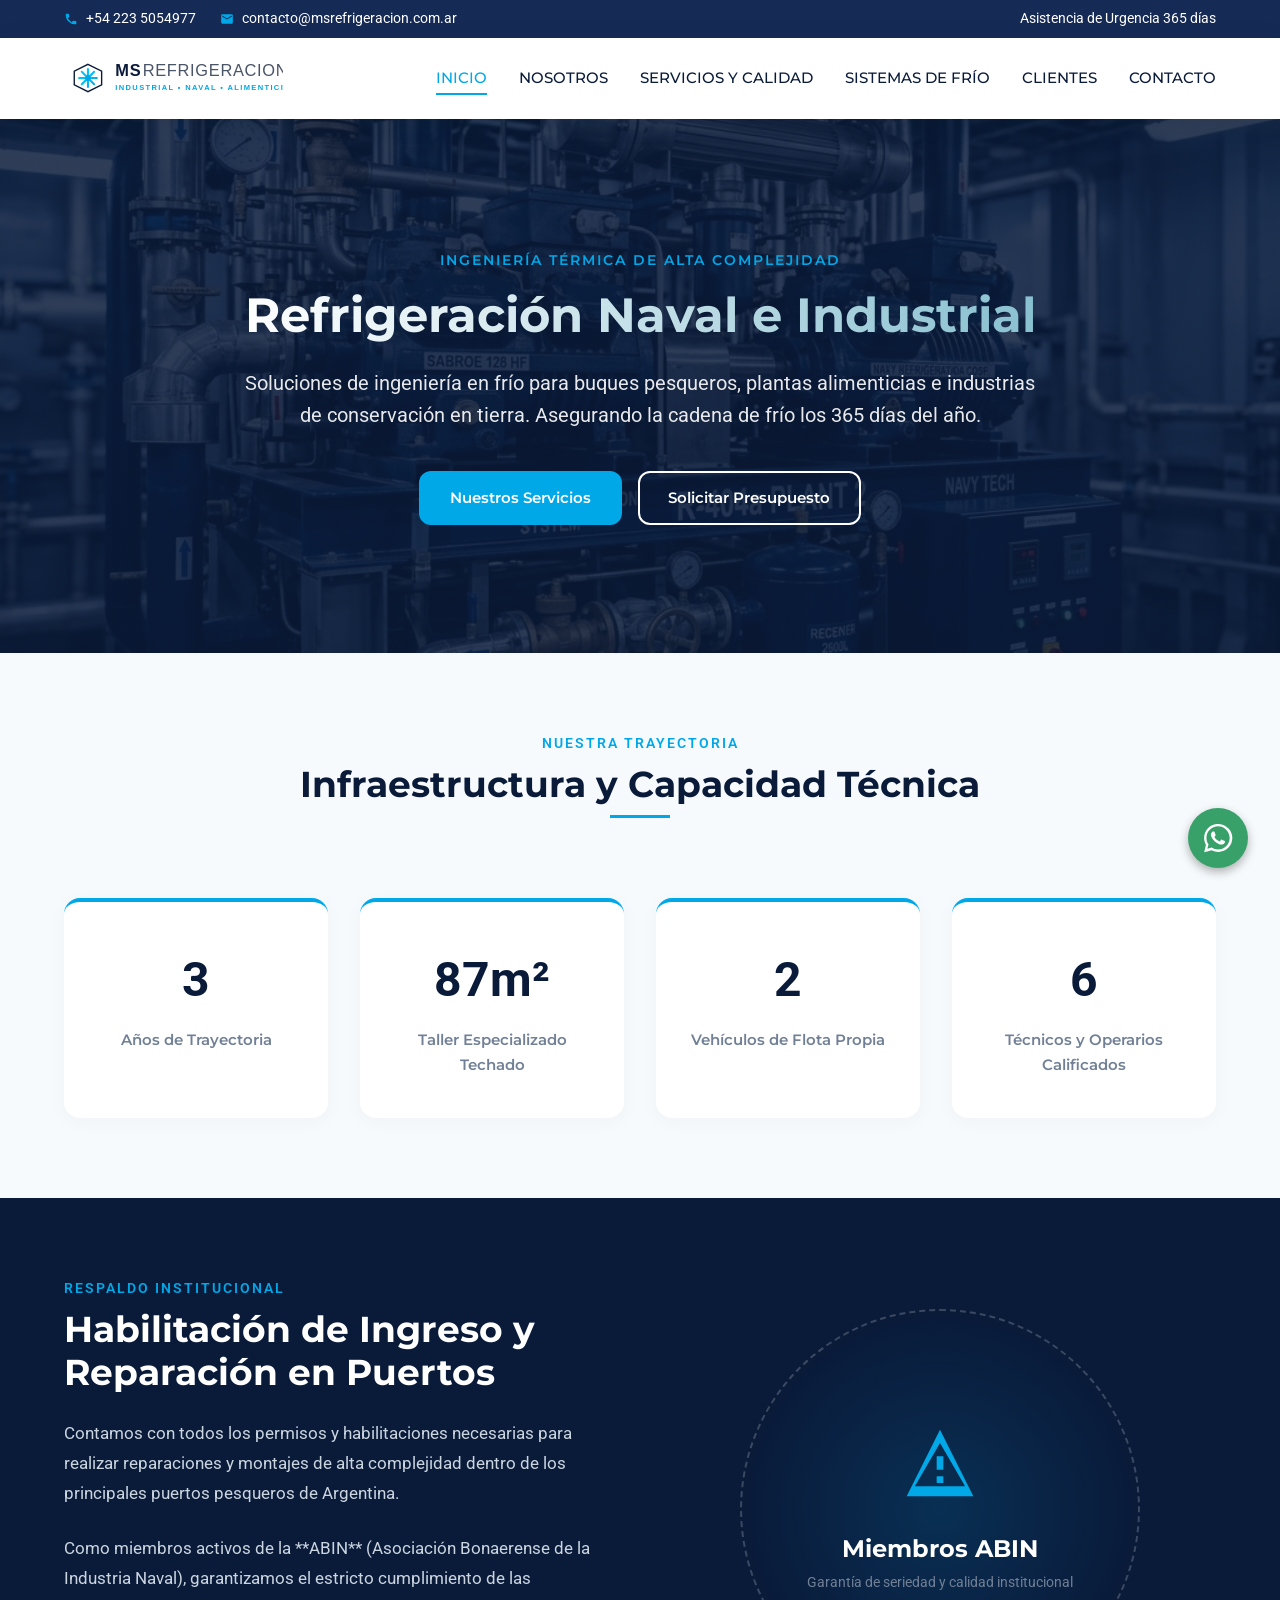
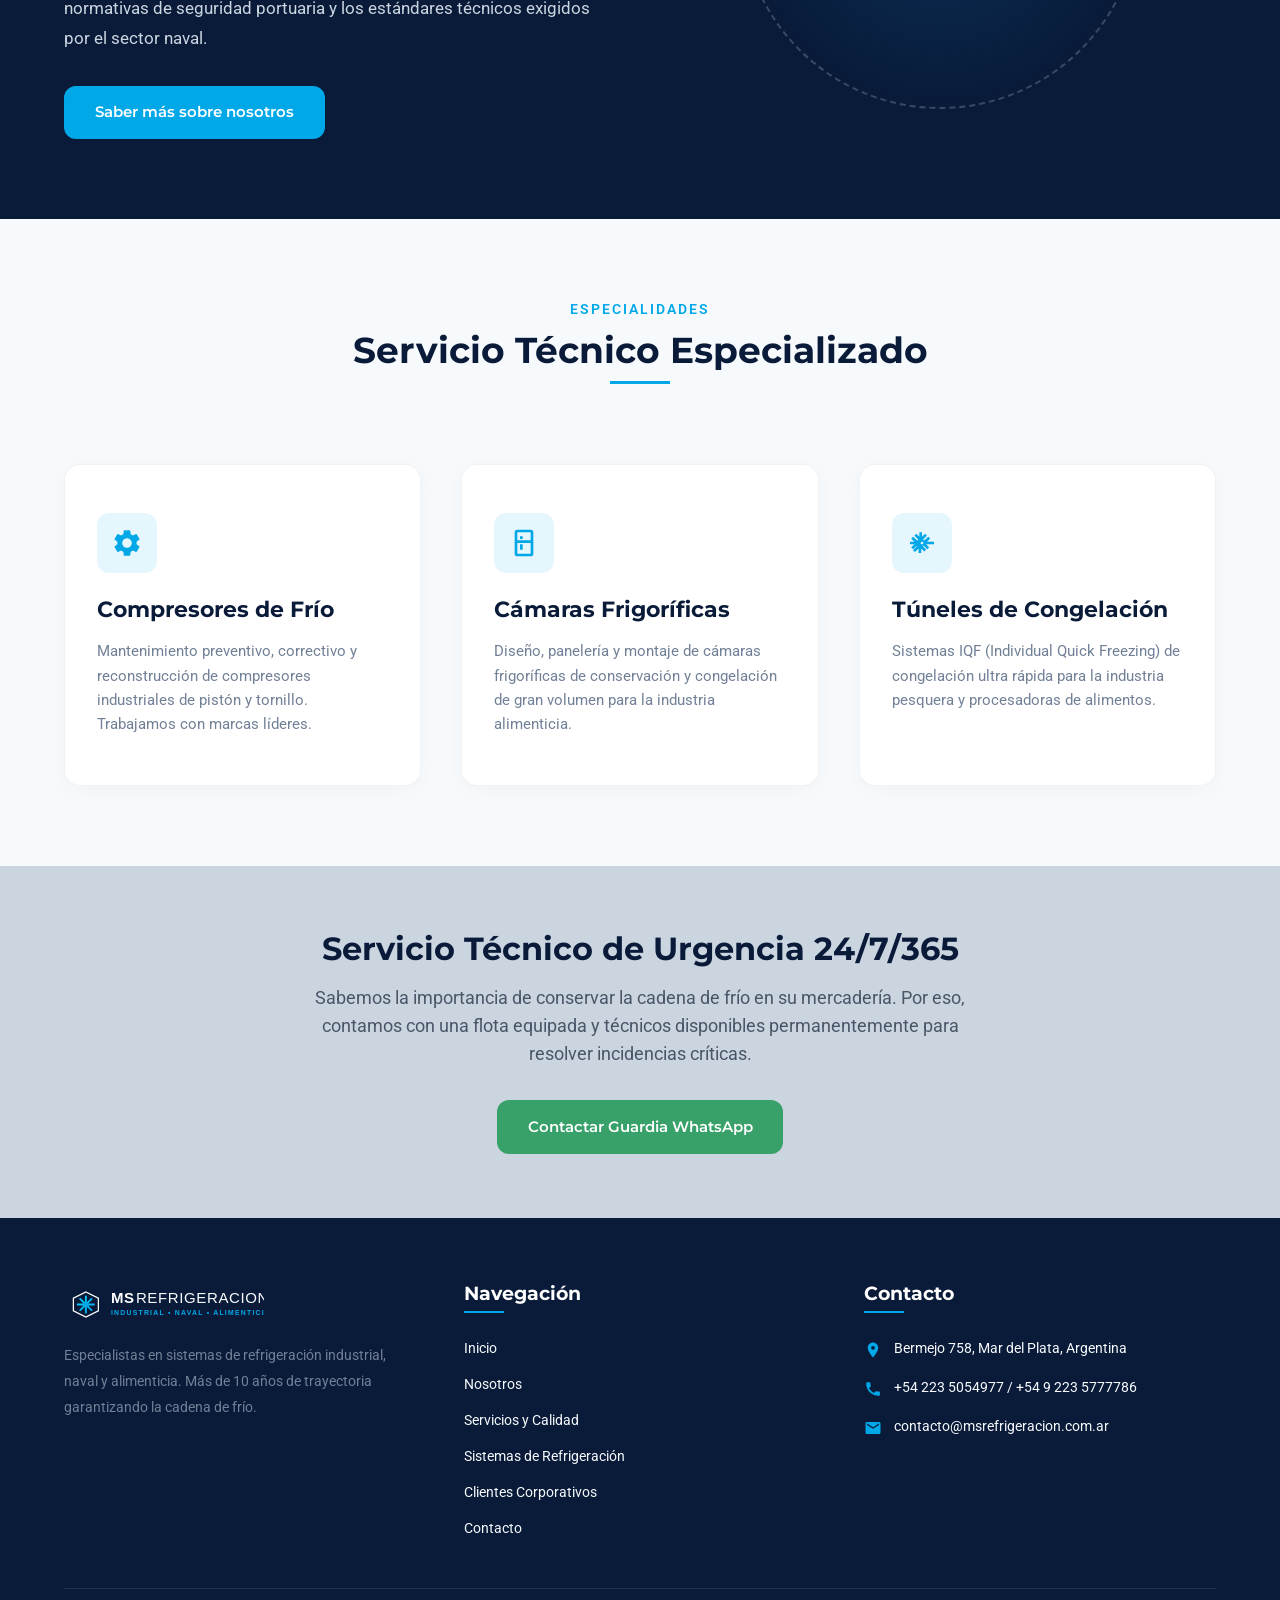
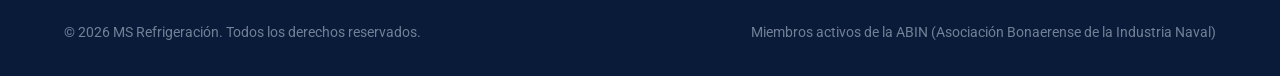
<file: index.html>
<!DOCTYPE html>
<html lang="es">
<head>
  <meta charset="UTF-8">
  <meta name="viewport" content="width=device-width, initial-scale=1.0">
  <title>MS Refrigeración | Refrigeración Industrial y Naval - Mar del Plata</title>
  <meta name="description" content="Especialistas en refrigeración industrial, naval y alimenticia en Mar del Plata. Más de 10 años de experiencia. Asistencia de urgencia 365 días del año. Miembros de ABIN.">
  <link rel="canonical" href="https://msrefrigeracion.com.ar/">
  
  <!-- Open Graph / Facebook -->
  <meta property="og:type" content="website">
  <meta property="og:url" content="https://msrefrigeracion.com.ar/">
  <meta property="og:title" content="MS Refrigeración | Refrigeración Industrial y Naval">
  <meta property="og:description" content="Especialistas en frío industrial, naval y alimenticio en Mar del Plata. Asistencia de urgencia 24/7/365. Miembros activos de la ABIN.">
  <meta property="og:image" content="https://msrefrigeracion.com.ar/assets/images/logo.png">

  <!-- Twitter -->
  <meta property="twitter:card" content="summary_large_image">
  <meta property="twitter:url" content="https://msrefrigeracion.com.ar/">
  <meta property="twitter:title" content="MS Refrigeración | Refrigeración Industrial y Naval">
  <meta property="twitter:description" content="Especialistas en frío industrial, naval y alimenticio en Mar del Plata. Asistencia de urgencia 24/7/365. Miembros activos de la ABIN.">
  <meta property="twitter:image" content="https://msrefrigeracion.com.ar/assets/images/logo.png">

  <!-- Schema.org JSON-LD LocalBusiness -->
  <script type="application/ld+json">
  {
    "@context": "https://schema.org",
    "@type": "LocalBusiness",
    "name": "MS Refrigeración",
    "image": "https://msrefrigeracion.com.ar/assets/images/logo.svg",
    "@id": "https://msrefrigeracion.com.ar/#localbusiness",
    "url": "https://msrefrigeracion.com.ar/",
    "telephone": "+542235054977",
    "priceRange": "$$$",
    "address": {
      "@type": "PostalAddress",
      "streetAddress": "Bermejo 758",
      "addressLocality": "Mar del Plata",
      "addressRegion": "Buenos Aires",
      "postalCode": "7600",
      "addressCountry": "AR"
    },
    "geo": {
      "@type": "GeoCoordinates",
      "latitude": -38.035417,
      "longitude": -57.545833
    },
    "openingHoursSpecification": [
      {
        "@type": "OpeningHoursSpecification",
        "dayOfWeek": [
          "Monday",
          "Tuesday",
          "Wednesday",
          "Thursday",
          "Friday"
        ],
        "opens": "08:00",
        "closes": "17:00"
      },
      {
        "@type": "OpeningHoursSpecification",
        "dayOfWeek": [
          "Saturday",
          "Sunday"
        ],
        "opens": "00:00",
        "closes": "23:59",
        "description": "Servicio de guardia de urgencia 24 horas"
      }
    ],
    "sameAs": [
      "https://www.facebook.com/msrefrigeracion"
    ]
  }
  </script>

  <!-- CSS Stylesheet -->
  <link rel="stylesheet" href="css/styles.css?v=2" >
  
  <!-- JavaScript file (Deferred) -->
  <script src="js/main.js?v=2" defer></script>
  
  <!-- Favicon -->
  <link rel="icon" href="assets/images/logo.svg" type="image/svg+xml">
</head>
<body>

  <!-- Top Bar Contact Info -->
  <div class="top-bar">
    <div class="container">
      <div class="top-bar-info">
        <div class="top-bar-item">
          <svg xmlns="http://www.w3.org/2000/svg" viewBox="0 0 24 24"><path d="M6.62 10.79a15.15 15.15 0 0 0 6.59 6.59l2.2-2.2a1 1 0 0 1 1.11-.27 11.72 11.72 0 0 0 3.65.58 1 1 0 0 1 1 1v3.5a1 1 0 0 1-1 1A16 16 0 0 1 3 4a1 1 0 0 1 1-1h3.5a1 1 0 0 1 1 1 11.72 11.72 0 0 0 .58 3.65 1 1 0 0 1-.27 1.1l-2.21 2.24z"/></svg>
          <a href="tel:+542235054977">+54 223 5054977</a>
        </div>
        <div class="top-bar-item">
          <svg xmlns="http://www.w3.org/2000/svg" viewBox="0 0 24 24"><path d="M20 4H4c-1.1 0-1.99.9-1.99 2L2 18c0 1.1.9 2 2 2h16c1.1 0 2-.9 2-2V6c0-1.1-.9-2-2-2zm0 4l-8 5-8-5V6l8 5 8-5v2z"/></svg>
          <a href="mailto:contacto@msrefrigeracion.com.ar">contacto@msrefrigeracion.com.ar</a>
        </div>
      </div>
      <div class="top-bar-social">
        <span>Asistencia de Urgencia 365 días</span>
      </div>
    </div>
  </div>

  <!-- Navigation Header -->
  <header class="main-header">
    <div class="container">
      <a href="index.html" class="logo-link">
        <img src="assets/images/logo.svg" alt="MS Refrigeración" width="250" height="60">
      </a>
      
      <nav aria-label="Navegación principal">
        <button class="nav-toggle" aria-label="Abrir menú de navegación" aria-expanded="false">
          <span class="nav-toggle-bar"></span>
          <span class="nav-toggle-bar"></span>
          <span class="nav-toggle-bar"></span>
        </button>
        <ul class="nav-menu">
          <li><a href="index.html" class="nav-link active">INICIO</a></li>
          <li><a href="nosotros.html" class="nav-link">NOSOTROS</a></li>
          <li><a href="servicios.html" class="nav-link">SERVICIOS Y CALIDAD</a></li>
          <li><a href="industrias.html" class="nav-link">SISTEMAS DE FRÍO</a></li>
          <li><a href="clientes.html" class="nav-link">CLIENTES</a></li>
          <li><a href="contacto.html" class="nav-link">CONTACTO</a></li>
        </ul>
      </nav>
    </div>
  </header>

  <main>
    <!-- Hero Section -->
    <section class="hero" id="hero">
      <div class="container">
        <div class="hero-content">
          <span class="hero-tag">Ingeniería Térmica de Alta Complejidad</span>
          <h1>Refrigeración Naval e Industrial</h1>
          <p>Soluciones de ingeniería en frío para buques pesqueros, plantas alimenticias e industrias de conservación en tierra. Asegurando la cadena de frío los 365 días del año.</p>
          <div class="hero-buttons">
            <a href="servicios.html" class="btn btn-primary">Nuestros Servicios</a>
            <a href="contacto.html" class="btn btn-secondary">Solicitar Presupuesto</a>
          </div>
        </div>
      </div>
    </section>

    <!-- Key Statistics -->
    <section class="section" id="stats">
      <div class="container">
        <div class="section-title-wrap reveal">
          <span class="section-tag">Nuestra Trayectoria</span>
          <h2 class="section-title">Infraestructura y Capacidad Técnica</h2>
        </div>
        
        <div class="stats-grid reveal">
          <div class="stat-card">
            <span class="stat-number" data-target="10">0</span>
            <span class="stat-label">Años de Trayectoria</span>
          </div>
          <div class="stat-card">
            <span class="stat-number"><span data-target="300">0</span>m²</span>
            <span class="stat-label">Taller Especializado Techado</span>
          </div>
          <div class="stat-card">
            <span class="stat-number" data-target="5">0</span>
            <span class="stat-label">Vehículos de Flota Propia</span>
          </div>
          <div class="stat-card">
            <span class="stat-number" data-target="20">0</span>
            <span class="stat-label">Técnicos y Operarios Calificados</span>
          </div>
        </div>
      </div>
    </section>

    <!-- Core Value Proposition & ABIN Habilitation -->
    <section class="section section-dark" id="value-prop">
      <div class="container">
        <div class="contact-layout reveal">
          <div>
            <span class="section-tag text-accent">Respaldo Institucional</span>
            <h2 class="abin-title">Habilitación de Ingreso y Reparación en Puertos</h2>
            <p class="abin-text">
              Contamos con todos los permisos y habilitaciones necesarias para realizar reparaciones y montajes de alta complejidad dentro de los principales puertos pesqueros de Argentina.
            </p>
            <p class="abin-text-last">
              Como miembros activos de la **ABIN** (Asociación Bonaerense de la Industria Naval), garantizamos el estricto cumplimiento de las normativas de seguridad portuaria y los estándares técnicos exigidos por el sector naval.
            </p>
            <a href="nosotros.html" class="btn btn-primary">Saber más sobre nosotros</a>
          </div>
          <div class="abin-graphic-wrapper">
            <!-- Hexagonal Tech Graphic / Decorative Elements -->
            <div class="abin-graphic-container">
              <div class="abin-graphic-glow"></div>
              <div class="abin-graphic-content">
                <svg xmlns="http://www.w3.org/2000/svg" viewBox="0 0 24 24" class="abin-graphic-icon"><path d="M12 2L2 22h20L12 2zm0 3.99L19.53 19H4.47L12 5.99zM13 16h-2v2h2v-2zm0-6h-2v4h2v-4z"/></svg>
                <h3 class="abin-graphic-title">Miembros ABIN</h3>
                <p class="abin-graphic-subtitle">Garantía de seriedad y calidad institucional</p>
              </div>
            </div>
          </div>
        </div>
      </div>
    </section>

    <!-- Services Overview -->
    <section class="section" id="services-overview">
      <div class="container">
        <div class="section-title-wrap reveal">
          <span class="section-tag">Especialidades</span>
          <h2 class="section-title">Servicio Técnico Especializado</h2>
        </div>
        
        <div class="features-grid reveal">
          <div class="feature-card">
            <div class="feature-icon-wrap">
              <svg xmlns="http://www.w3.org/2000/svg" viewBox="0 0 24 24"><path d="M19.14 12.94c.04-.3.06-.61.06-.94 0-.32-.02-.64-.07-.94l2.03-1.58c.18-.14.23-.41.12-.61l-1.92-3.32c-.12-.22-.37-.29-.59-.22l-2.39.96c-.5-.38-1.03-.7-1.62-.94l-.36-2.54c-.04-.24-.24-.41-.48-.41h-3.84c-.24 0-.43.17-.47.41l-.36 2.54c-.59.24-1.13.57-1.62.94l-2.39-.96c-.22-.08-.47 0-.59.22L2.74 8.87c-.12.21-.08.47.12.61l2.03 1.58c-.05.3-.09.63-.09.94s.02.64.07.94l-2.03 1.58c-.18.14-.23.41-.12.61l1.92 3.32c.12.22.37.29.59.22l2.39-.96c.5.38 1.03.7 1.62.94l.36 2.54c.05.24.24.41.48.41h3.84c.24 0.01.44-.17.47-.41l.36-2.54c.59-.24 1.13-.56 1.62-.94l2.39.96c.22.08.47 0 .59-.22l1.92-3.32c.12-.22.07-.47-.12-.61l-2.01-1.58zM12 15.6c-1.98 0-3.6-1.62-3.6-3.6s1.62-3.6 3.6-3.6 3.6 1.62 3.6 3.6-1.62 3.6-3.6 3.6z"/></svg>
            </div>
            <h3>Compresores de Frío</h3>
            <p>Mantenimiento preventivo, correctivo y reconstrucción de compresores industriales de pistón y tornillo. Trabajamos con marcas líderes.</p>
          </div>
          
          <div class="feature-card">
            <div class="feature-icon-wrap">
              <svg xmlns="http://www.w3.org/2000/svg" viewBox="0 0 24 24"><path d="M7 2h10a2 2 0 0 1 2 2v16a2 2 0 0 1-2 2H7a2 2 0 0 1-2-2V4a2 2 0 0 1 2-2zm0 2v6h10V4H7zm0 8v8h10v-8H7zm2-5h2v2H9V7zm0 6h2v4H9v-4z"/></svg>
            </div>
            <h3>Cámaras Frigoríficas</h3>
            <p>Diseño, panelería y montaje de cámaras frigoríficas de conservación y congelación de gran volumen para la industria alimenticia.</p>
          </div>
          
          <div class="feature-card">
            <div class="feature-icon-wrap">
              <svg xmlns="http://www.w3.org/2000/svg" viewBox="0 0 24 24"><path d="M19 11h-3.18l2.29-2.29-1.42-1.42L13.83 10H13V9.17l2.71-2.71-1.42-1.42L12 7.33v-3.33h-2v3.33L7.71 5.04 6.29 6.46 9 9.17V10h-.83L5.29 7.29 3.88 8.71 6.18 11H3v2h3.18l-2.29 2.29 1.42 1.42 2.87-2.88H8v.83l-2.71 2.71 1.42 1.42 2.71-2.71v3.33h2v-3.33l2.29 2.29 1.42-1.42-2.71-2.71V14h.83l2.71 2.71 1.42-1.42-2.29-2.29H21v-2zM12 13c-.55 0-1-.45-1-1s.45-1 1-1 1 .45 1 1-.45 1-1 1z"/></svg>
            </div>
            <h3>Túneles de Congelación</h3>
            <p>Sistemas IQF (Individual Quick Freezing) de congelación ultra rápida para la industria pesquera y procesadoras de alimentos.</p>
          </div>
        </div>
      </div>
    </section>

    <!-- Urgency / Emergency Service Banner -->
    <section class="section urgency-banner">
      <div class="container text-center reveal">
        <h2 class="urgency-title">Servicio Técnico de Urgencia 24/7/365</h2>
        <p class="urgency-text">
          Sabemos la importancia de conservar la cadena de frío en su mercadería. Por eso, contamos con una flota equipada y técnicos disponibles permanentemente para resolver incidencias críticas.
        </p>
        <a href="https://wa.me/5492235777786?text=Hola,%20necesito%20asistencia%20tecnica%20de%20urgencia%20en%20planta/buque." class="btn btn-primary btn-whatsapp" target="_blank" rel="noopener noreferrer">
          Contactar Guardia WhatsApp
        </a>
      </div>
    </section>
  </main>

  <!-- Footer -->
  <footer class="main-footer">
    <div class="container">
      <div class="footer-grid">
        <div class="footer-col">
          <div class="footer-logo">
            <img src="assets/images/logo-light.svg" alt="MS Refrigeración" width="200" height="48">
          </div>
          <p class="footer-about">
            Especialistas en sistemas de refrigeración industrial, naval y alimenticia. Más de 10 años de trayectoria garantizando la cadena de frío.
          </p>
        </div>
        
        <div class="footer-col">
          <h3>Navegación</h3>
          <ul class="footer-links">
            <li><a href="index.html">Inicio</a></li>
            <li><a href="nosotros.html">Nosotros</a></li>
            <li><a href="servicios.html">Servicios y Calidad</a></li>
            <li><a href="industrias.html">Sistemas de Refrigeración</a></li>
            <li><a href="clientes.html">Clientes Corporativos</a></li>
            <li><a href="contacto.html">Contacto</a></li>
          </ul>
        </div>
        
        <div class="footer-col">
          <h3>Contacto</h3>
          <ul class="footer-contact-list">
            <li class="footer-contact-item">
              <svg xmlns="http://www.w3.org/2000/svg" viewBox="0 0 24 24"><path d="M12 2C8.13 2 5 5.13 5 9c0 5.25 7 13 7 13s7-7.75 7-13c0-3.87-3.13-7-7-7zm0 9.5c-1.38 0-2.5-1.12-2.5-2.5s1.12-2.5 2.5-2.5 2.5 1.12 2.5 2.5-1.12 2.5-2.5 2.5z"/></svg>
              <span>Bermejo 758, Mar del Plata, Argentina</span>
            </li>
            <li class="footer-contact-item">
              <svg xmlns="http://www.w3.org/2000/svg" viewBox="0 0 24 24"><path d="M6.62 10.79a15.15 15.15 0 0 0 6.59 6.59l2.2-2.2a1 1 0 0 1 1.11-.27 11.72 11.72 0 0 0 3.65.58 1 1 0 0 1 1 1v3.5a1 1 0 0 1-1 1A16 16 0 0 1 3 4a1 1 0 0 1 1-1h3.5a1 1 0 0 1 1 1 11.72 11.72 0 0 0 .58 3.65 1 1 0 0 1-.27 1.1l-2.21 2.24z"/></svg>
              <span>+54 223 5054977 / +54 9 223 5777786</span>
            </li>
            <li class="footer-contact-item">
              <svg xmlns="http://www.w3.org/2000/svg" viewBox="0 0 24 24"><path d="M20 4H4c-1.1 0-1.99.9-1.99 2L2 18c0 1.1.9 2 2 2h16c1.1 0 2-.9 2-2V6c0-1.1-.9-2-2-2zm0 4l-8 5-8-5V6l8 5 8-5v2z"/></svg>
              <span>contacto@msrefrigeracion.com.ar</span>
            </li>
          </ul>
        </div>
      </div>
      
      <div class="footer-bottom">
        <p>&copy; 2026 MS Refrigeración. Todos los derechos reservados.</p>
        <p>Miembros activos de la ABIN (Asociación Bonaerense de la Industria Naval)</p>
      </div>
    </div>
  </footer>

  <!-- WhatsApp Floating Button -->
  <a href="https://wa.me/5492235777786?text=Hola,%20necesito%20asistencia%20tecnica%20de%20urgencia." class="whatsapp-float" target="_blank" rel="noopener noreferrer" aria-label="Contactar por WhatsApp para Urgencias">
    <svg xmlns="http://www.w3.org/2000/svg" viewBox="0 0 448 512">
      <path d="M380.9 97.1C339 55.1 283.2 32 223.9 32c-122.4 0-222 99.6-222 222 0 39.1 10.2 77.3 29.6 111L3.2 483l121.7-31.9c32.4 17.7 68.9 27 106.3 27h.1c122.4 0 222-99.6 222-222.2 0-59.3-23.2-115-65.1-157zm-157 341.6c-33.2 0-65.7-8.9-94-25.7l-6.7-4-69.8 18.3 18.7-68.1-4.4-7c-18.5-29.4-28.2-63.3-28.2-98.2 0-101.7 82.8-184.5 184.6-184.5 49.3 0 95.6 19.2 130.4 54.1 34.8 34.9 56.2 81.2 56.1 130.5 0 101.8-84.9 184.6-186.6 184.6zm101.2-138.2c-5.5-2.8-32.8-16.2-37.9-18-5.1-1.9-8.8-2.8-12.5 2.8-3.7 5.6-14.3 18-17.6 21.8-3.2 3.7-6.5 4.2-12 1.4-32.6-16.3-54-29.1-75.5-66-5.7-9.8 5.7-9.1 16.3-30.3 1.8-3.7.9-6.9-.5-9.7-1.4-2.8-12.5-30.1-17.1-41.2-4.5-10.8-9.1-9.3-12.5-9.5-3.2-.2-6.9-.2-10.6-.2-3.7 0-9.7 1.4-14.8 6.9-5.1 5.6-19.4 19-19.4 46.3 0 27.3 19.9 53.7 22.6 57.4 2.8 3.7 39.1 59.7 94.8 83.8 35.2 15.2 49 16.5 66.6 13.9 10.7-1.6 32.8-13.4 37.4-26.4 4.6-13 4.6-24.1 3.2-26.4-1.3-2.5-5-3.9-10.5-6.6z"/>
    </svg>
  </a>

</body>
</html>
</file>
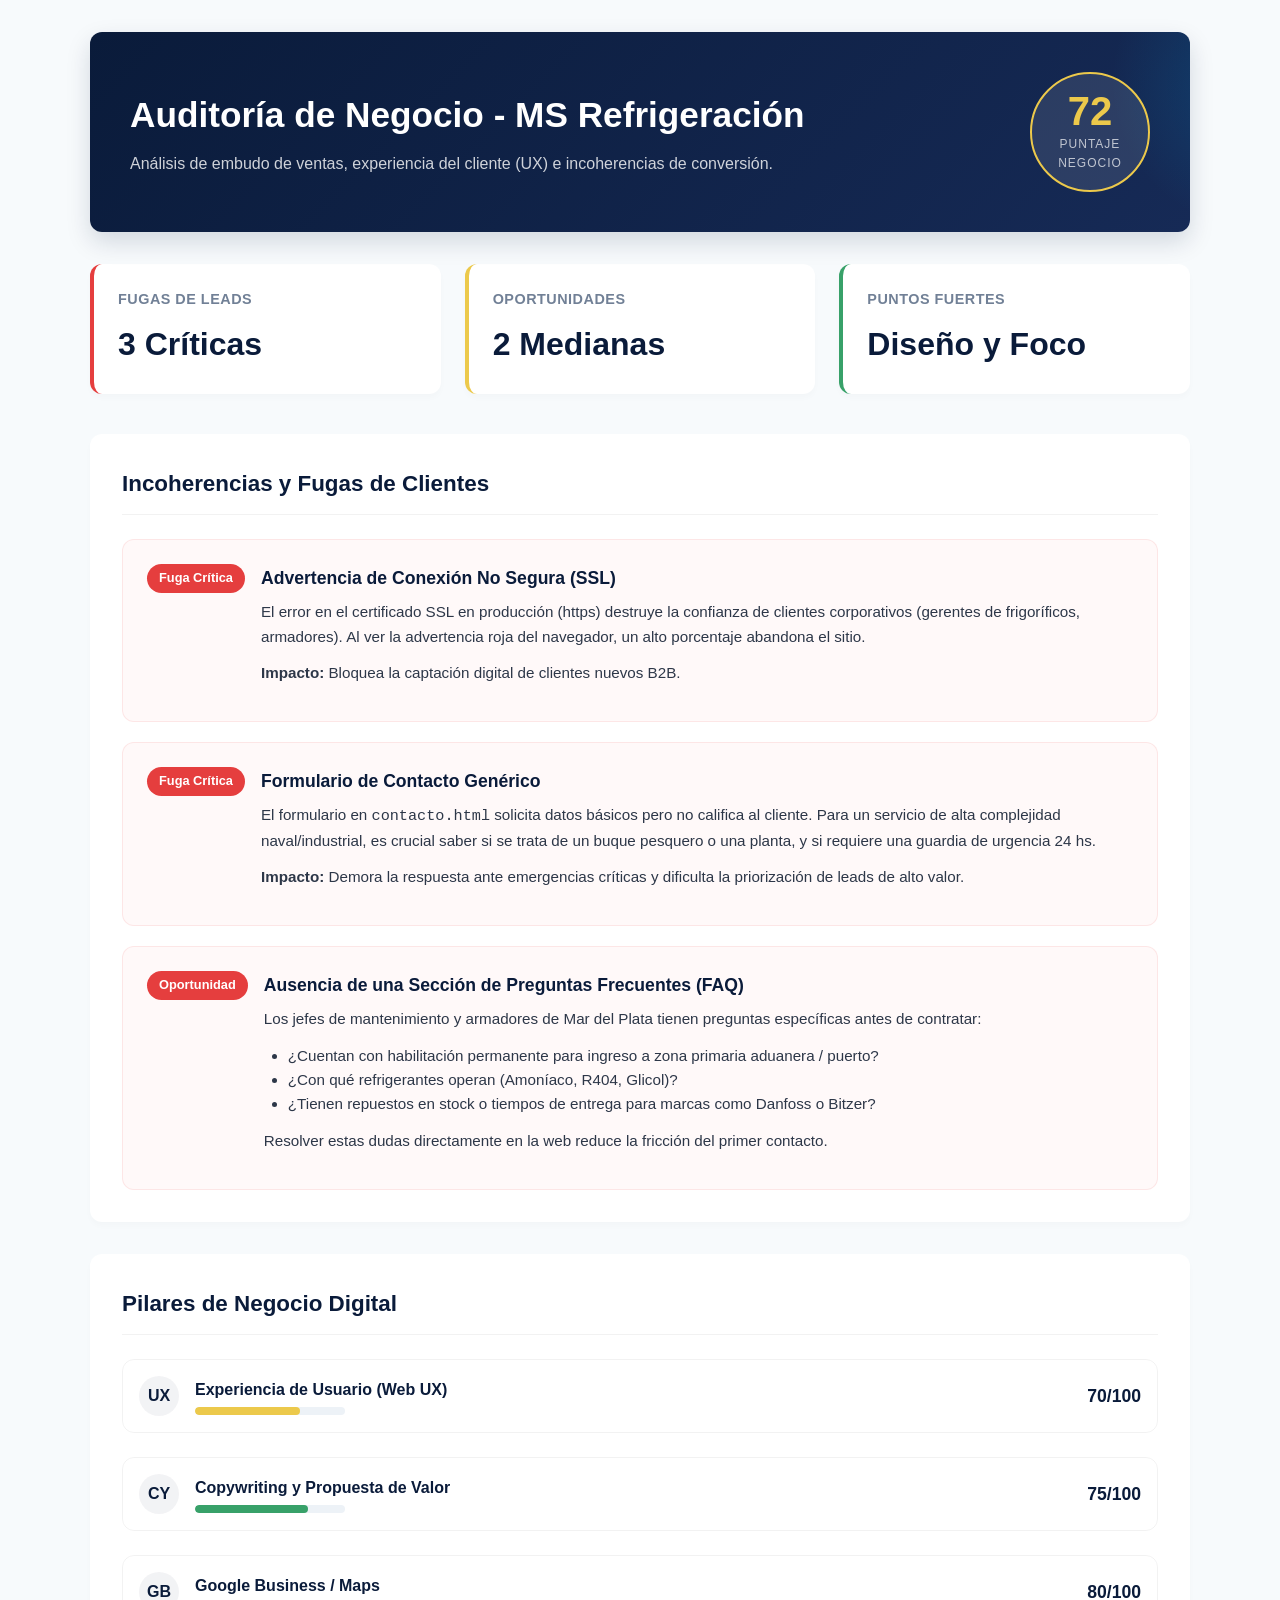
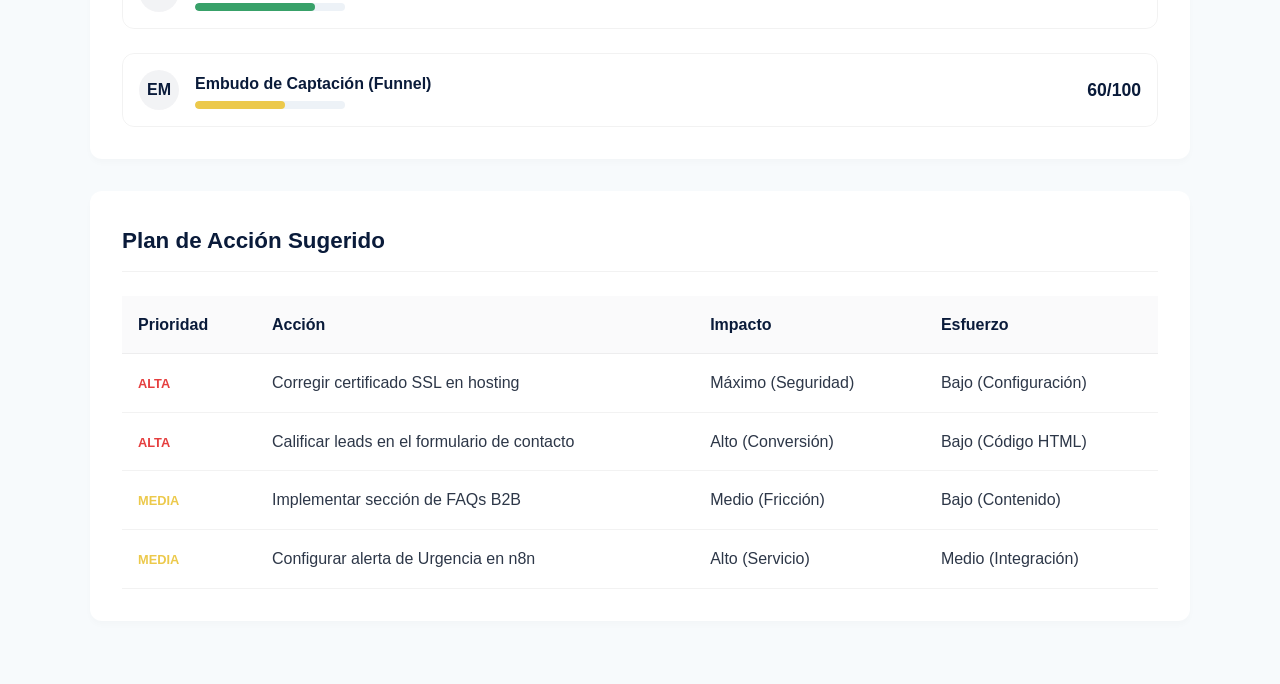
<file: auditoria-negocio-msrefrigeracion.html>
<!DOCTYPE html>
<html lang="es">
<head>
  <meta charset="UTF-8">
  <meta name="viewport" content="width=device-width, initial-scale=1.0">
  <title>Auditoría de Negocio - MS Refrigeración</title>
  <style>
    :root {
      --color-primary: #0a1b3a;
      --color-accent: #00a8e8;
      --color-success: #38a169;
      --color-warning: #ecc94b;
      --color-danger: #e53e3e;
      --color-bg: #f7fafc;
      --color-card: #ffffff;
      --color-text: #2d3748;
      --color-text-muted: #718096;
      --border-radius: 12px;
      --transition: all 0.3s ease;
    }

    * {
      box-sizing: border-box;
      margin: 0;
      padding: 0;
    }

    body {
      font-family: -apple-system, BlinkMacSystemFont, "Segoe UI", Roboto, Helvetica, Arial, sans-serif;
      background-color: var(--color-bg);
      color: var(--color-text);
      line-height: 1.6;
      padding: 2rem 1rem;
    }

    .container {
      max-width: 1100px;
      margin: 0 auto;
    }

    header {
      background: linear-gradient(135deg, var(--color-primary), #162a56);
      color: white;
      padding: 2.5rem;
      border-radius: var(--border-radius);
      box-shadow: 0 10px 25px rgba(10, 27, 58, 0.15);
      margin-bottom: 2rem;
      position: relative;
      overflow: hidden;
    }

    header::after {
      content: '';
      position: absolute;
      top: -50%;
      right: -20%;
      width: 300px;
      height: 300px;
      background: radial-gradient(circle, rgba(0, 168, 232, 0.2) 0%, rgba(0,0,0,0) 70%);
      border-radius: 50%;
    }

    .header-content {
      display: flex;
      justify-content: space-between;
      align-items: center;
      flex-wrap: wrap;
      gap: 1.5rem;
      position: relative;
      z-index: 2;
    }

    .header-info h1 {
      font-size: 2.2rem;
      margin-bottom: 0.5rem;
      font-weight: 700;
    }

    .header-info p {
      color: rgba(255, 255, 255, 0.8);
      font-size: 1rem;
    }

    .score-badge {
      display: flex;
      flex-direction: column;
      align-items: center;
      justify-content: center;
      background-color: rgba(255, 255, 255, 0.1);
      border: 2px solid rgba(255, 255, 255, 0.2);
      padding: 1.5rem;
      border-radius: 50%;
      width: 120px;
      height: 120px;
      text-align: center;
    }

    .score-badge.warning {
      border-color: var(--color-warning);
    }

    .score-number {
      font-size: 2.5rem;
      font-weight: 800;
      line-height: 1;
      color: var(--color-warning);
    }

    .score-label {
      font-size: 0.75rem;
      text-transform: uppercase;
      letter-spacing: 1px;
      color: rgba(255, 255, 255, 0.7);
      margin-top: 0.25rem;
    }

    /* Resumen Ejecutivo */
    .summary-grid {
      display: grid;
      grid-template-columns: repeat(auto-fit, minmax(220px, 1fr));
      gap: 1.5rem;
      margin-bottom: 2.5rem;
    }

    .summary-card {
      background-color: var(--color-card);
      padding: 1.5rem;
      border-radius: var(--border-radius);
      box-shadow: 0 4px 6px rgba(0,0,0,0.02);
      border-left: 4px solid var(--color-accent);
      display: flex;
      flex-direction: column;
      justify-content: space-between;
    }

    .summary-card.critical {
      border-left-color: var(--color-danger);
    }

    .summary-card.warning {
      border-left-color: var(--color-warning);
    }

    .summary-card.success {
      border-left-color: var(--color-success);
    }

    .summary-card h3 {
      font-size: 0.9rem;
      text-transform: uppercase;
      letter-spacing: 0.5px;
      color: var(--color-text-muted);
      margin-bottom: 0.5rem;
    }

    .summary-value {
      font-size: 2rem;
      font-weight: 700;
      color: var(--color-primary);
    }

    /* Secciones */
    .section-card {
      background-color: var(--color-card);
      border-radius: var(--border-radius);
      padding: 2rem;
      box-shadow: 0 4px 6px rgba(0,0,0,0.02);
      margin-bottom: 2rem;
    }

    .section-title {
      font-size: 1.4rem;
      font-weight: 700;
      color: var(--color-primary);
      margin-bottom: 1.5rem;
      display: flex;
      align-items: center;
      gap: 0.75rem;
      border-bottom: 1px solid rgba(0,0,0,0.05);
      padding-bottom: 0.75rem;
    }

    /* Hallazgos y Fugas */
    .finding-list {
      display: flex;
      flex-direction: column;
      gap: 1.25rem;
    }

    .finding-item {
      background-color: rgba(229, 62, 62, 0.03);
      border: 1px solid rgba(229, 62, 62, 0.1);
      padding: 1.5rem;
      border-radius: var(--border-radius);
      display: flex;
      gap: 1rem;
    }

    .finding-badge {
      background-color: var(--color-danger);
      color: white;
      font-size: 0.8rem;
      font-weight: 700;
      padding: 0.25rem 0.75rem;
      border-radius: 20px;
      align-self: flex-start;
      white-space: nowrap;
    }

    .finding-details h4 {
      font-size: 1.1rem;
      color: var(--color-primary);
      margin-bottom: 0.5rem;
    }

    .finding-details p {
      color: var(--color-text);
      font-size: 0.95rem;
      margin-bottom: 0.75rem;
    }

    .finding-details ul {
      margin-left: 1.5rem;
      margin-bottom: 0.75rem;
      font-size: 0.95rem;
      color: var(--color-text);
    }

    /* Categorías */
    .category-grid {
      display: grid;
      grid-template-columns: 1fr;
      gap: 1.5rem;
    }

    .category-row {
      display: flex;
      justify-content: space-between;
      align-items: center;
      padding: 1rem;
      border-radius: var(--border-radius);
      border: 1px solid rgba(0,0,0,0.05);
      transition: var(--transition);
    }

    .category-row:hover {
      background-color: rgba(0, 168, 232, 0.02);
      border-color: rgba(0, 168, 232, 0.1);
    }

    .category-info {
      display: flex;
      align-items: center;
      gap: 1rem;
      flex: 1;
    }

    .category-icon {
      width: 40px;
      height: 40px;
      background-color: rgba(10, 27, 58, 0.05);
      border-radius: 50%;
      display: flex;
      align-items: center;
      justify-content: center;
      color: var(--color-primary);
      font-weight: 700;
    }

    .category-details h5 {
      font-size: 1rem;
      font-weight: 600;
      color: var(--color-primary);
    }

    .category-progress {
      width: 150px;
      height: 8px;
      background-color: #edf2f7;
      border-radius: 4px;
      overflow: hidden;
      margin-top: 0.25rem;
    }

    .category-progress-bar {
      height: 100%;
      background-color: var(--color-accent);
      border-radius: 4px;
    }

    .category-progress-bar.success { background-color: var(--color-success); }
    .category-progress-bar.warning { background-color: var(--color-warning); }
    .category-progress-bar.danger { background-color: var(--color-danger); }

    .category-score {
      font-size: 1.1rem;
      font-weight: 700;
      color: var(--color-primary);
      width: 60px;
      text-align: right;
    }

    /* Plan de Acción */
    .action-table {
      width: 100%;
      border-collapse: collapse;
      margin-top: 1rem;
    }

    .action-table th, .action-table td {
      padding: 1rem;
      text-align: left;
      border-bottom: 1px solid rgba(0,0,0,0.05);
    }

    .action-table th {
      font-weight: 600;
      color: var(--color-primary);
      background-color: rgba(10, 27, 58, 0.02);
    }

    .priority-indicator {
      font-weight: 700;
      text-transform: uppercase;
      font-size: 0.8rem;
    }

    .priority-indicator.high { color: var(--color-danger); }
    .priority-indicator.medium { color: var(--color-warning); }
    .priority-indicator.low { color: var(--color-success); }

    @media (max-width: 768px) {
      .header-content {
        flex-direction: column;
        align-items: center;
        text-align: center;
      }
      
      .finding-item {
        flex-direction: column;
      }
      
      .category-row {
        flex-direction: column;
        gap: 1rem;
        align-items: flex-start;
      }
      
      .category-score {
        align-self: flex-end;
      }
    }
  </style>
</head>
<body>

  <div class="container">
    <header>
      <div class="header-content">
        <div class="header-info">
          <h1>Auditoría de Negocio - MS Refrigeración</h1>
          <p>Análisis de embudo de ventas, experiencia del cliente (UX) e incoherencias de conversión.</p>
        </div>
        <div class="score-badge warning">
          <span class="score-number">72</span>
          <span class="score-label">Puntaje Negocio</span>
        </div>
      </div>
    </header>

    <!-- Resumen Ejecutivo -->
    <div class="summary-grid">
      <div class="summary-card critical">
        <h3>Fugas de Leads</h3>
        <span class="summary-value">3 Críticas</span>
      </div>
      <div class="summary-card warning">
        <h3>Oportunidades</h3>
        <span class="summary-value">2 Medianas</span>
      </div>
      <div class="summary-card success">
        <h3>Puntos Fuertes</h3>
        <span class="summary-value">Diseño y Foco</span>
      </div>
    </div>

    <!-- Fugas de Conversión Detectadas -->
    <div class="section-card">
      <h2 class="section-title">Incoherencias y Fugas de Clientes</h2>
      <div class="finding-list">
        
        <div class="finding-item">
          <span class="finding-badge">Fuga Crítica</span>
          <div class="finding-details">
            <h4>Advertencia de Conexión No Segura (SSL)</h4>
            <p>El error en el certificado SSL en producción (https) destruye la confianza de clientes corporativos (gerentes de frigoríficos, armadores). Al ver la advertencia roja del navegador, un alto porcentaje abandona el sitio.</p>
            <p><strong>Impacto:</strong> Bloquea la captación digital de clientes nuevos B2B.</p>
          </div>
        </div>

        <div class="finding-item">
          <span class="finding-badge">Fuga Crítica</span>
          <div class="finding-details">
            <h4>Formulario de Contacto Genérico</h4>
            <p>El formulario en <code>contacto.html</code> solicita datos básicos pero no califica al cliente. Para un servicio de alta complejidad naval/industrial, es crucial saber si se trata de un buque pesquero o una planta, y si requiere una guardia de urgencia 24 hs.</p>
            <p><strong>Impacto:</strong> Demora la respuesta ante emergencias críticas y dificulta la priorización de leads de alto valor.</p>
          </div>
        </div>

        <div class="finding-item">
          <span class="finding-badge">Oportunidad</span>
          <div class="finding-details">
            <h4>Ausencia de una Sección de Preguntas Frecuentes (FAQ)</h4>
            <p>Los jefes de mantenimiento y armadores de Mar del Plata tienen preguntas específicas antes de contratar:</p>
            <ul>
              <li>¿Cuentan con habilitación permanente para ingreso a zona primaria aduanera / puerto?</li>
              <li>¿Con qué refrigerantes operan (Amoníaco, R404, Glicol)?</li>
              <li>¿Tienen repuestos en stock o tiempos de entrega para marcas como Danfoss o Bitzer?</li>
            </ul>
            <p>Resolver estas dudas directamente en la web reduce la fricción del primer contacto.</p>
          </div>
        </div>

      </div>
    </div>

    <!-- Calificación de Pilares de Negocio -->
    <div class="section-card">
      <h2 class="section-title">Pilares de Negocio Digital</h2>
      <div class="category-grid">
        
        <div class="category-row">
          <div class="category-info">
            <span class="category-icon">UX</span>
            <div class="category-details">
              <h5>Experiencia de Usuario (Web UX)</h5>
              <div class="category-progress">
                <div class="category-progress-bar warning" style="width: 70%"></div>
              </div>
            </div>
          </div>
          <span class="category-score">70/100</span>
        </div>

        <div class="category-row">
          <div class="category-info">
            <span class="category-icon">CY</span>
            <div class="category-details">
              <h5>Copywriting y Propuesta de Valor</h5>
              <div class="category-progress">
                <div class="category-progress-bar success" style="width: 75%"></div>
              </div>
            </div>
          </div>
          <span class="category-score">75/100</span>
        </div>

        <div class="category-row">
          <div class="category-info">
            <span class="category-icon">GB</span>
            <div class="category-details">
              <h5>Google Business / Maps</h5>
              <div class="category-progress">
                <div class="category-progress-bar success" style="width: 80%"></div>
              </div>
            </div>
          </div>
          <span class="category-score">80/100</span>
        </div>

        <div class="category-row">
          <div class="category-info">
            <span class="category-icon">EM</span>
            <div class="category-details">
              <h5>Embudo de Captación (Funnel)</h5>
              <div class="category-progress">
                <div class="category-progress-bar warning" style="width: 60%"></div>
              </div>
            </div>
          </div>
          <span class="category-score">60/100</span>
        </div>

      </div>
    </div>

    <!-- Plan de Acción Priorizado -->
    <div class="section-card">
      <h2 class="section-title">Plan de Acción Sugerido</h2>
      <table class="action-table">
        <thead>
          <tr>
            <th>Prioridad</th>
            <th>Acción</th>
            <th>Impacto</th>
            <th>Esfuerzo</th>
          </tr>
        </thead>
        <tbody>
          <tr>
            <td><span class="priority-indicator high">Alta</span></td>
            <td>Corregir certificado SSL en hosting</td>
            <td>Máximo (Seguridad)</td>
            <td>Bajo (Configuración)</td>
          </tr>
          <tr>
            <td><span class="priority-indicator high">Alta</span></td>
            <td>Calificar leads en el formulario de contacto</td>
            <td>Alto (Conversión)</td>
            <td>Bajo (Código HTML)</td>
          </tr>
          <tr>
            <td><span class="priority-indicator medium">Media</span></td>
            <td>Implementar sección de FAQs B2B</td>
            <td>Medio (Fricción)</td>
            <td>Bajo (Contenido)</td>
          </tr>
          <tr>
            <td><span class="priority-indicator medium">Media</span></td>
            <td>Configurar alerta de Urgencia en n8n</td>
            <td>Alto (Servicio)</td>
            <td>Medio (Integración)</td>
          </tr>
        </tbody>
      </table>
    </div>

  </div>

</body>
</html>
</file>
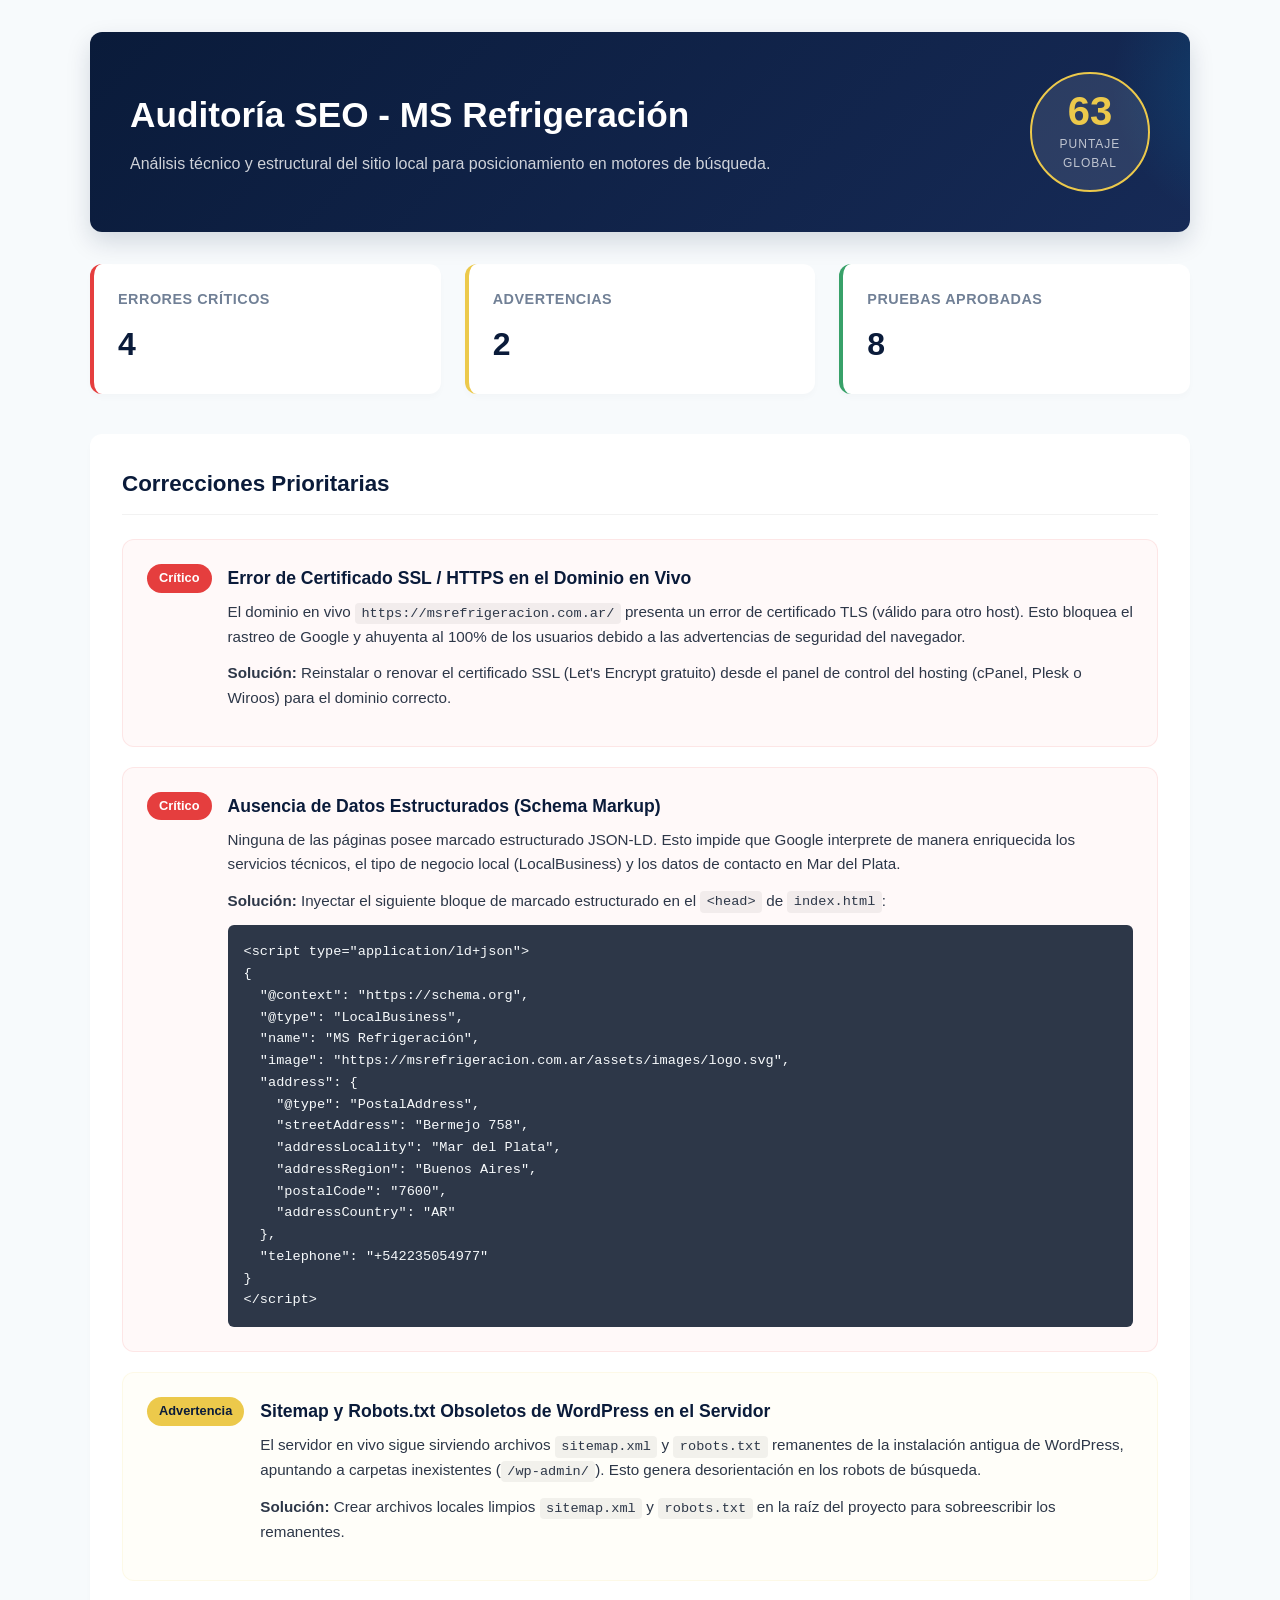
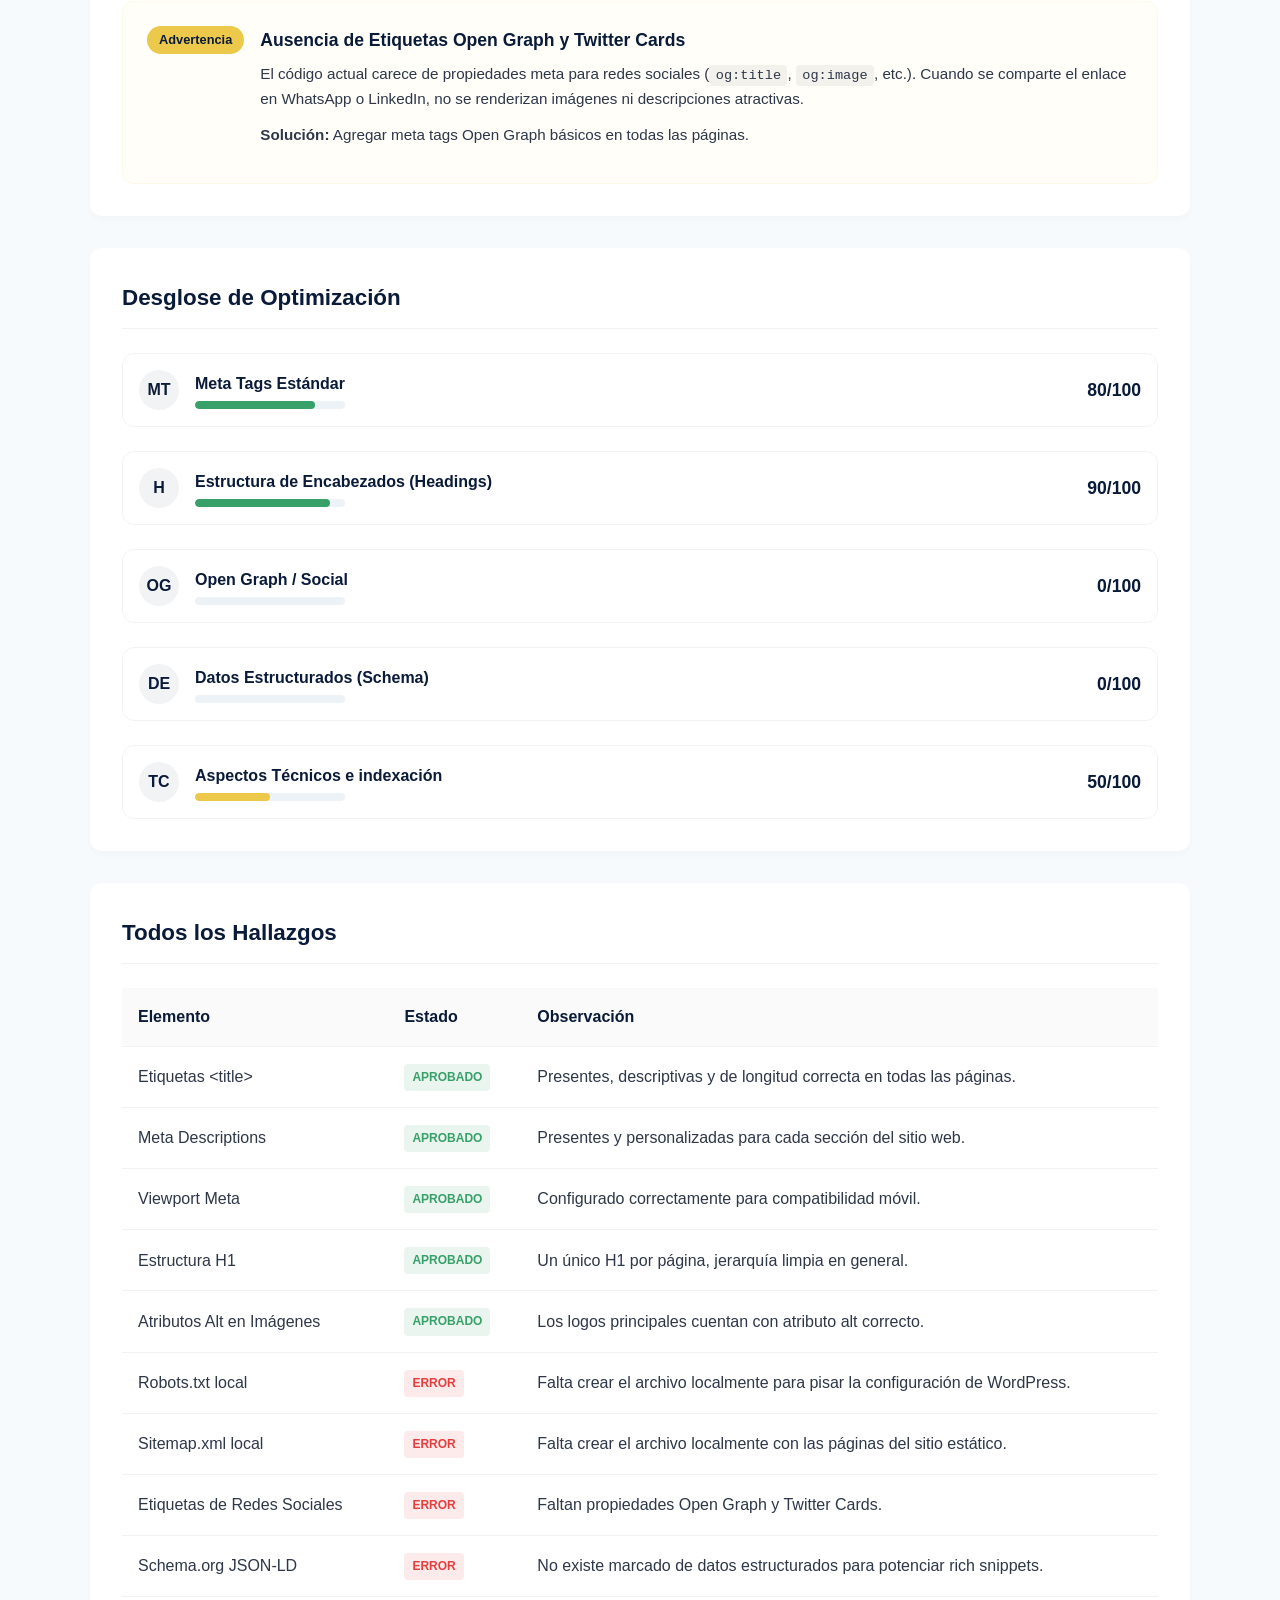
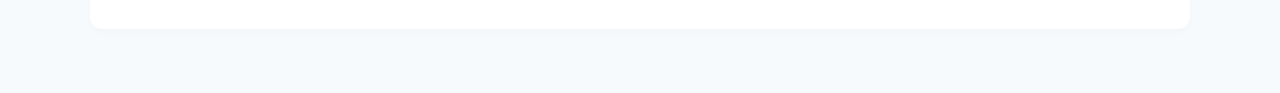
<file: auditoria-seo-msrefrigeracion.html>
<!DOCTYPE html>
<html lang="es">
<head>
  <meta charset="UTF-8">
  <meta name="viewport" content="width=device-width, initial-scale=1.0">
  <title>Auditoría SEO - MS Refrigeración</title>
  <style>
    :root {
      --color-primary: #0a1b3a;
      --color-accent: #00a8e8;
      --color-success: #38a169;
      --color-warning: #ecc94b;
      --color-danger: #e53e3e;
      --color-bg: #f7fafc;
      --color-card: #ffffff;
      --color-text: #2d3748;
      --color-text-muted: #718096;
      --border-radius: 12px;
      --transition: all 0.3s ease;
    }

    * {
      box-sizing: border-box;
      margin: 0;
      padding: 0;
    }

    body {
      font-family: -apple-system, BlinkMacSystemFont, "Segoe UI", Roboto, Helvetica, Arial, sans-serif;
      background-color: var(--color-bg);
      color: var(--color-text);
      line-height: 1.6;
      padding: 2rem 1rem;
    }

    .container {
      max-width: 1100px;
      margin: 0 auto;
    }

    header {
      background: linear-gradient(135deg, var(--color-primary), #162a56);
      color: white;
      padding: 2.5rem;
      border-radius: var(--border-radius);
      box-shadow: 0 10px 25px rgba(10, 27, 58, 0.15);
      margin-bottom: 2rem;
      position: relative;
      overflow: hidden;
    }

    header::after {
      content: '';
      position: absolute;
      top: -50%;
      right: -20%;
      width: 300px;
      height: 300px;
      background: radial-gradient(circle, rgba(0, 168, 232, 0.2) 0%, rgba(0,0,0,0) 70%);
      border-radius: 50%;
    }

    .header-content {
      display: flex;
      justify-content: space-between;
      align-items: center;
      flex-wrap: wrap;
      gap: 1.5rem;
      position: relative;
      z-index: 2;
    }

    .header-info h1 {
      font-size: 2.2rem;
      margin-bottom: 0.5rem;
      font-weight: 700;
    }

    .header-info p {
      color: rgba(255, 255, 255, 0.8);
      font-size: 1rem;
    }

    .score-badge {
      display: flex;
      flex-direction: column;
      align-items: center;
      justify-content: center;
      background-color: rgba(255, 255, 255, 0.1);
      border: 2px solid rgba(255, 255, 255, 0.2);
      padding: 1.5rem;
      border-radius: 50%;
      width: 120px;
      height: 120px;
      text-align: center;
    }

    .score-badge.warning {
      border-color: var(--color-warning);
    }

    .score-number {
      font-size: 2.5rem;
      font-weight: 800;
      line-height: 1;
      color: var(--color-warning);
    }

    .score-label {
      font-size: 0.75rem;
      text-transform: uppercase;
      letter-spacing: 1px;
      color: rgba(255, 255, 255, 0.7);
      margin-top: 0.25rem;
    }

    /* Resumen Ejecutivo */
    .summary-grid {
      display: grid;
      grid-template-columns: repeat(auto-fit, minmax(220px, 1fr));
      gap: 1.5rem;
      margin-bottom: 2.5rem;
    }

    .summary-card {
      background-color: var(--color-card);
      padding: 1.5rem;
      border-radius: var(--border-radius);
      box-shadow: 0 4px 6px rgba(0,0,0,0.02);
      border-left: 4px solid var(--color-accent);
      display: flex;
      flex-direction: column;
      justify-content: space-between;
    }

    .summary-card.critical {
      border-left-color: var(--color-danger);
    }

    .summary-card.warning {
      border-left-color: var(--color-warning);
    }

    .summary-card.success {
      border-left-color: var(--color-success);
    }

    .summary-card h3 {
      font-size: 0.9rem;
      text-transform: uppercase;
      letter-spacing: 0.5px;
      color: var(--color-text-muted);
      margin-bottom: 0.5rem;
    }

    .summary-value {
      font-size: 2rem;
      font-weight: 700;
      color: var(--color-primary);
    }

    /* Secciones */
    .section-card {
      background-color: var(--color-card);
      border-radius: var(--border-radius);
      padding: 2rem;
      box-shadow: 0 4px 6px rgba(0,0,0,0.02);
      margin-bottom: 2rem;
    }

    .section-title {
      font-size: 1.4rem;
      font-weight: 700;
      color: var(--color-primary);
      margin-bottom: 1.5rem;
      display: flex;
      align-items: center;
      gap: 0.75rem;
      border-bottom: 1px solid rgba(0,0,0,0.05);
      padding-bottom: 0.75rem;
    }

    /* Correcciones Prioritarias */
    .priority-list {
      display: flex;
      flex-direction: column;
      gap: 1.25rem;
    }

    .priority-item {
      background-color: rgba(229, 62, 62, 0.03);
      border: 1px solid rgba(229, 62, 62, 0.1);
      padding: 1.5rem;
      border-radius: var(--border-radius);
      display: flex;
      gap: 1rem;
    }

    .priority-item.warning {
      background-color: rgba(236, 201, 75, 0.03);
      border-color: rgba(236, 201, 75, 0.1);
    }

    .priority-badge {
      background-color: var(--color-danger);
      color: white;
      font-size: 0.8rem;
      font-weight: 700;
      padding: 0.25rem 0.75rem;
      border-radius: 20px;
      align-self: flex-start;
      white-space: nowrap;
    }

    .priority-item.warning .priority-badge {
      background-color: var(--color-warning);
      color: var(--color-primary);
    }

    .priority-details h4 {
      font-size: 1.1rem;
      color: var(--color-primary);
      margin-bottom: 0.5rem;
    }

    .priority-details p {
      color: var(--color-text);
      font-size: 0.95rem;
      margin-bottom: 0.75rem;
    }

    .priority-details code {
      background-color: rgba(0,0,0,0.05);
      padding: 0.2rem 0.4rem;
      border-radius: 4px;
      font-family: SFMono-Regular, Consolas, "Liberation Mono", Menlo, monospace;
      font-size: 0.85rem;
    }

    .priority-details pre {
      background-color: #2d3748;
      color: #f7fafc;
      padding: 1rem;
      border-radius: 6px;
      overflow-x: auto;
      font-family: SFMono-Regular, Consolas, monospace;
      font-size: 0.85rem;
      margin-top: 0.5rem;
    }

    /* Categorías */
    .category-grid {
      display: grid;
      grid-template-columns: 1fr;
      gap: 1.5rem;
    }

    .category-row {
      display: flex;
      justify-content: space-between;
      align-items: center;
      padding: 1rem;
      border-radius: var(--border-radius);
      border: 1px solid rgba(0,0,0,0.05);
      transition: var(--transition);
    }

    .category-row:hover {
      background-color: rgba(0, 168, 232, 0.02);
      border-color: rgba(0, 168, 232, 0.1);
    }

    .category-info {
      display: flex;
      align-items: center;
      gap: 1rem;
      flex: 1;
    }

    .category-icon {
      width: 40px;
      height: 40px;
      background-color: rgba(10, 27, 58, 0.05);
      border-radius: 50%;
      display: flex;
      align-items: center;
      justify-content: center;
      color: var(--color-primary);
      font-weight: 700;
    }

    .category-details h5 {
      font-size: 1rem;
      font-weight: 600;
      color: var(--color-primary);
    }

    .category-progress {
      width: 150px;
      height: 8px;
      background-color: #edf2f7;
      border-radius: 4px;
      overflow: hidden;
      margin-top: 0.25rem;
    }

    .category-progress-bar {
      height: 100%;
      background-color: var(--color-accent);
      border-radius: 4px;
    }

    .category-progress-bar.success { background-color: var(--color-success); }
    .category-progress-bar.warning { background-color: var(--color-warning); }
    .category-progress-bar.danger { background-color: var(--color-danger); }

    .category-score {
      font-size: 1.1rem;
      font-weight: 700;
      color: var(--color-primary);
      width: 60px;
      text-align: right;
    }

    /* Tabla de Hallazgos */
    .findings-table {
      width: 100%;
      border-collapse: collapse;
      margin-top: 1rem;
    }

    .findings-table th, .findings-table td {
      padding: 1rem;
      text-align: left;
      border-bottom: 1px solid rgba(0,0,0,0.05);
    }

    .findings-table th {
      font-weight: 600;
      color: var(--color-primary);
      background-color: rgba(10, 27, 58, 0.02);
    }

    .status-badge {
      display: inline-block;
      padding: 0.25rem 0.5rem;
      border-radius: 4px;
      font-size: 0.75rem;
      font-weight: 700;
      text-transform: uppercase;
    }

    .status-badge.success {
      background-color: rgba(56, 161, 105, 0.1);
      color: var(--color-success);
    }

    .status-badge.warning {
      background-color: rgba(236, 201, 75, 0.1);
      color: #b7791f;
    }

    .status-badge.danger {
      background-color: rgba(229, 62, 62, 0.1);
      color: var(--color-danger);
    }

    @media (max-width: 768px) {
      .header-content {
        flex-direction: column;
        align-items: center;
        text-align: center;
      }
      
      .priority-item {
        flex-direction: column;
      }
      
      .category-row {
        flex-direction: column;
        gap: 1rem;
        align-items: flex-start;
      }
      
      .category-score {
        align-self: flex-end;
      }
    }
  </style>
</head>
<body>

  <div class="container">
    <header>
      <div class="header-content">
        <div class="header-info">
          <h1>Auditoría SEO - MS Refrigeración</h1>
          <p>Análisis técnico y estructural del sitio local para posicionamiento en motores de búsqueda.</p>
        </div>
        <div class="score-badge warning">
          <span class="score-number">63</span>
          <span class="score-label">Puntaje Global</span>
        </div>
      </div>
    </header>

    <!-- Resumen Ejecutivo -->
    <div class="summary-grid">
      <div class="summary-card critical">
        <h3>Errores Críticos</h3>
        <span class="summary-value">4</span>
      </div>
      <div class="summary-card warning">
        <h3>Advertencias</h3>
        <span class="summary-value">2</span>
      </div>
      <div class="summary-card success">
        <h3>Pruebas Aprobadas</h3>
        <span class="summary-value">8</span>
      </div>
    </div>

    <!-- Correcciones Prioritarias -->
    <div class="section-card">
      <h2 class="section-title">Correcciones Prioritarias</h2>
      <div class="priority-list">
        
        <div class="priority-item">
          <span class="priority-badge">Crítico</span>
          <div class="priority-details">
            <h4>Error de Certificado SSL / HTTPS en el Dominio en Vivo</h4>
            <p>El dominio en vivo <code>https://msrefrigeracion.com.ar/</code> presenta un error de certificado TLS (válido para otro host). Esto bloquea el rastreo de Google y ahuyenta al 100% de los usuarios debido a las advertencias de seguridad del navegador.</p>
            <p><strong>Solución:</strong> Reinstalar o renovar el certificado SSL (Let's Encrypt gratuito) desde el panel de control del hosting (cPanel, Plesk o Wiroos) para el dominio correcto.</p>
          </div>
        </div>

        <div class="priority-item">
          <span class="priority-badge">Crítico</span>
          <div class="priority-details">
            <h4>Ausencia de Datos Estructurados (Schema Markup)</h4>
            <p>Ninguna de las páginas posee marcado estructurado JSON-LD. Esto impide que Google interprete de manera enriquecida los servicios técnicos, el tipo de negocio local (LocalBusiness) y los datos de contacto en Mar del Plata.</p>
            <p><strong>Solución:</strong> Inyectar el siguiente bloque de marcado estructurado en el <code>&lt;head&gt;</code> de <code>index.html</code>:</p>
            <pre>&lt;script type="application/ld+json"&gt;
{
  "@context": "https://schema.org",
  "@type": "LocalBusiness",
  "name": "MS Refrigeración",
  "image": "https://msrefrigeracion.com.ar/assets/images/logo.svg",
  "address": {
    "@type": "PostalAddress",
    "streetAddress": "Bermejo 758",
    "addressLocality": "Mar del Plata",
    "addressRegion": "Buenos Aires",
    "postalCode": "7600",
    "addressCountry": "AR"
  },
  "telephone": "+542235054977"
}
&lt;/script&gt;</pre>
          </div>
        </div>

        <div class="priority-item warning">
          <span class="priority-badge">Advertencia</span>
          <div class="priority-details">
            <h4>Sitemap y Robots.txt Obsoletos de WordPress en el Servidor</h4>
            <p>El servidor en vivo sigue sirviendo archivos <code>sitemap.xml</code> y <code>robots.txt</code> remanentes de la instalación antigua de WordPress, apuntando a carpetas inexistentes (<code>/wp-admin/</code>). Esto genera desorientación en los robots de búsqueda.</p>
            <p><strong>Solución:</strong> Crear archivos locales limpios <code>sitemap.xml</code> y <code>robots.txt</code> en la raíz del proyecto para sobreescribir los remanentes.</p>
          </div>
        </div>

        <div class="priority-item warning">
          <span class="priority-badge">Advertencia</span>
          <div class="priority-details">
            <h4>Ausencia de Etiquetas Open Graph y Twitter Cards</h4>
            <p>El código actual carece de propiedades meta para redes sociales (<code>og:title</code>, <code>og:image</code>, etc.). Cuando se comparte el enlace en WhatsApp o LinkedIn, no se renderizan imágenes ni descripciones atractivas.</p>
            <p><strong>Solución:</strong> Agregar meta tags Open Graph básicos en todas las páginas.</p>
          </div>
        </div>

      </div>
    </div>

    <!-- Desglose por Categoría -->
    <div class="section-card">
      <h2 class="section-title">Desglose de Optimización</h2>
      <div class="category-grid">
        
        <div class="category-row">
          <div class="category-info">
            <span class="category-icon">MT</span>
            <div class="category-details">
              <h5>Meta Tags Estándar</h5>
              <div class="category-progress">
                <div class="category-progress-bar success" style="width: 80%"></div>
              </div>
            </div>
          </div>
          <span class="category-score">80/100</span>
        </div>

        <div class="category-row">
          <div class="category-info">
            <span class="category-icon">H</span>
            <div class="category-details">
              <h5>Estructura de Encabezados (Headings)</h5>
              <div class="category-progress">
                <div class="category-progress-bar success" style="width: 90%"></div>
              </div>
            </div>
          </div>
          <span class="category-score">90/100</span>
        </div>

        <div class="category-row">
          <div class="category-info">
            <span class="category-icon">OG</span>
            <div class="category-details">
              <h5>Open Graph / Social</h5>
              <div class="category-progress">
                <div class="category-progress-bar danger" style="width: 0%"></div>
              </div>
            </div>
          </div>
          <span class="category-score">0/100</span>
        </div>

        <div class="category-row">
          <div class="category-info">
            <span class="category-icon">DE</span>
            <div class="category-details">
              <h5>Datos Estructurados (Schema)</h5>
              <div class="category-progress">
                <div class="category-progress-bar danger" style="width: 0%"></div>
              </div>
            </div>
          </div>
          <span class="category-score">0/100</span>
        </div>

        <div class="category-row">
          <div class="category-info">
            <span class="category-icon">TC</span>
            <div class="category-details">
              <h5>Aspectos Técnicos e indexación</h5>
              <div class="category-progress">
                <div class="category-progress-bar warning" style="width: 50%"></div>
              </div>
            </div>
          </div>
          <span class="category-score">50/100</span>
        </div>

      </div>
    </div>

    <!-- Tabla Detallada -->
    <div class="section-card">
      <h2 class="section-title">Todos los Hallazgos</h2>
      <table class="findings-table">
        <thead>
          <tr>
            <th>Elemento</th>
            <th>Estado</th>
            <th>Observación</th>
          </tr>
        </thead>
        <tbody>
          <tr>
            <td>Etiquetas &lt;title&gt;</td>
            <td><span class="status-badge success">Aprobado</span></td>
            <td>Presentes, descriptivas y de longitud correcta en todas las páginas.</td>
          </tr>
          <tr>
            <td>Meta Descriptions</td>
            <td><span class="status-badge success">Aprobado</span></td>
            <td>Presentes y personalizadas para cada sección del sitio web.</td>
          </tr>
          <tr>
            <td>Viewport Meta</td>
            <td><span class="status-badge success">Aprobado</span></td>
            <td>Configurado correctamente para compatibilidad móvil.</td>
          </tr>
          <tr>
            <td>Estructura H1</td>
            <td><span class="status-badge success">Aprobado</span></td>
            <td>Un único H1 por página, jerarquía limpia en general.</td>
          </tr>
          <tr>
            <td>Atributos Alt en Imágenes</td>
            <td><span class="status-badge success">Aprobado</span></td>
            <td>Los logos principales cuentan con atributo alt correcto.</td>
          </tr>
          <tr>
            <td>Robots.txt local</td>
            <td><span class="status-badge danger">Error</span></td>
            <td>Falta crear el archivo localmente para pisar la configuración de WordPress.</td>
          </tr>
          <tr>
            <td>Sitemap.xml local</td>
            <td><span class="status-badge danger">Error</span></td>
            <td>Falta crear el archivo localmente con las páginas del sitio estático.</td>
          </tr>
          <tr>
            <td>Etiquetas de Redes Sociales</td>
            <td><span class="status-badge danger">Error</span></td>
            <td>Faltan propiedades Open Graph y Twitter Cards.</td>
          </tr>
          <tr>
            <td>Schema.org JSON-LD</td>
            <td><span class="status-badge danger">Error</span></td>
            <td>No existe marcado de datos estructurados para potenciar rich snippets.</td>
          </tr>
        </tbody>
      </table>
    </div>

  </div>

</body>
</html>
</file>
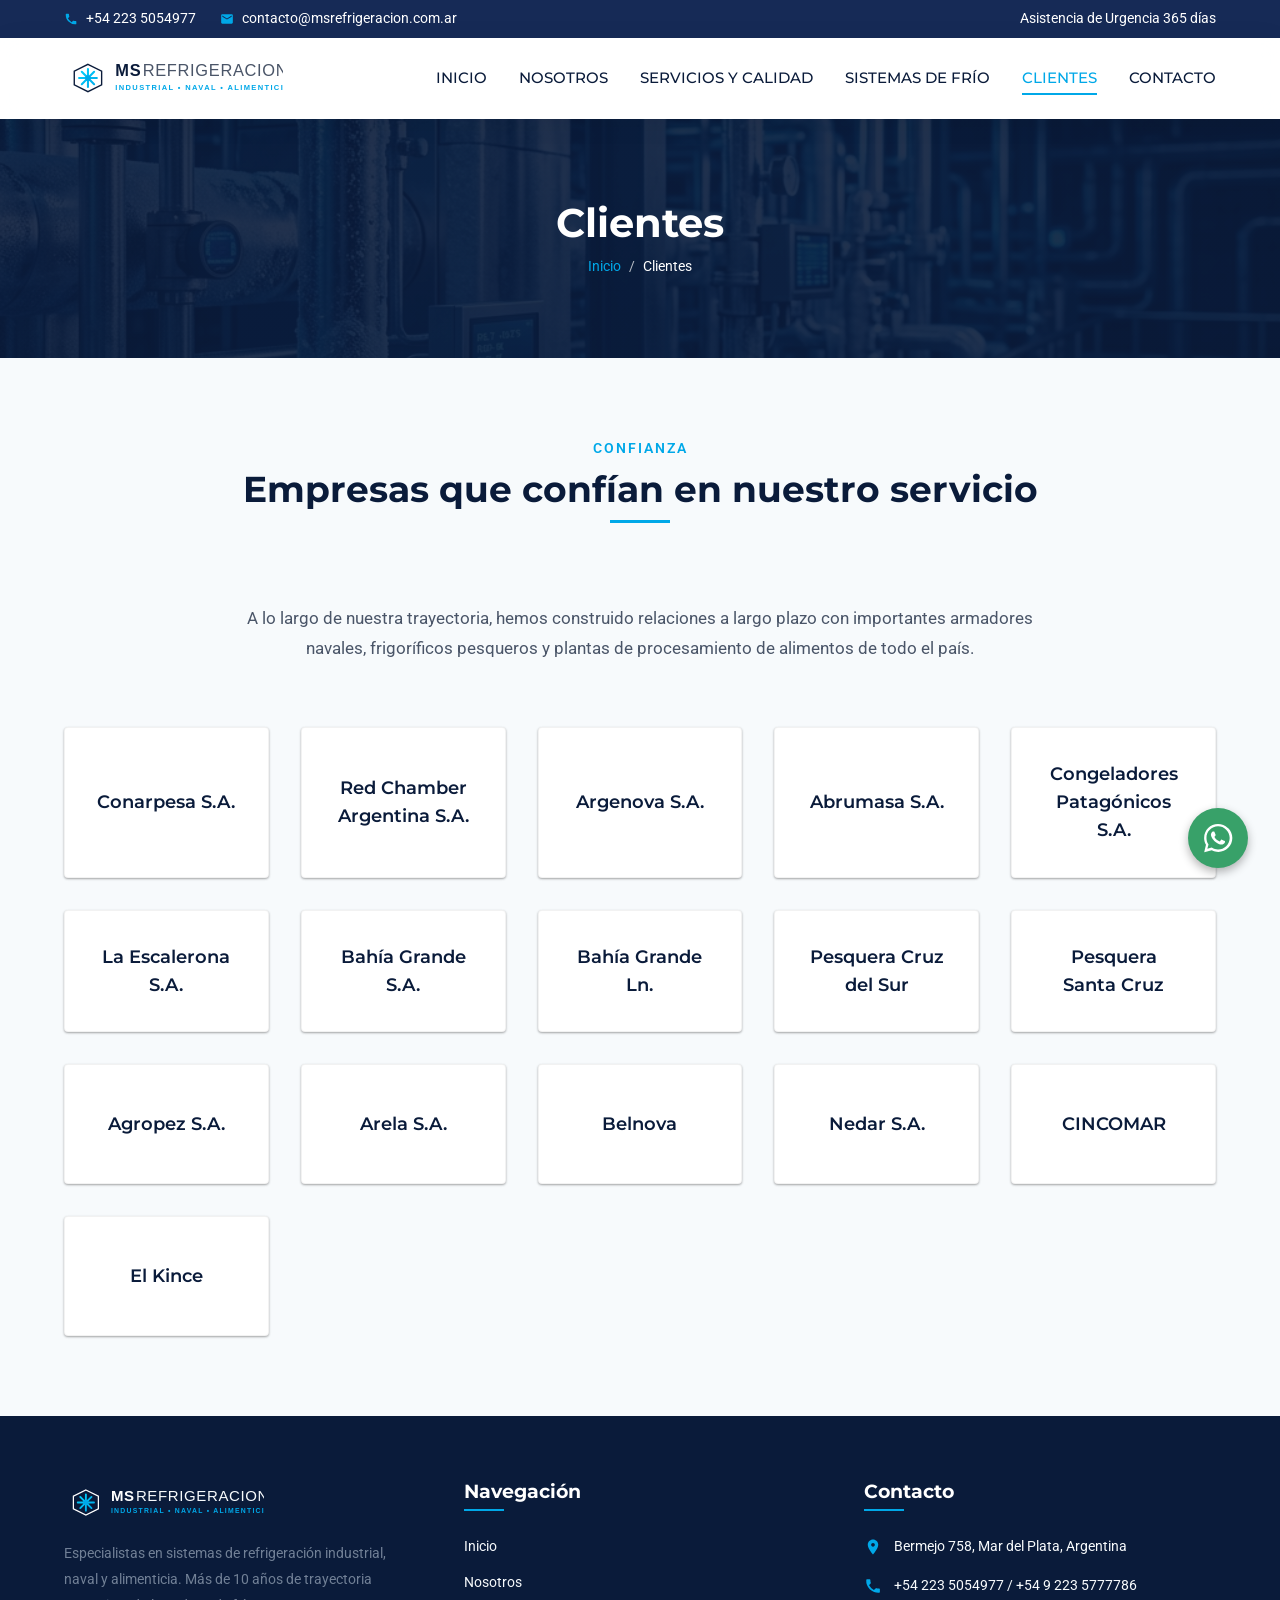
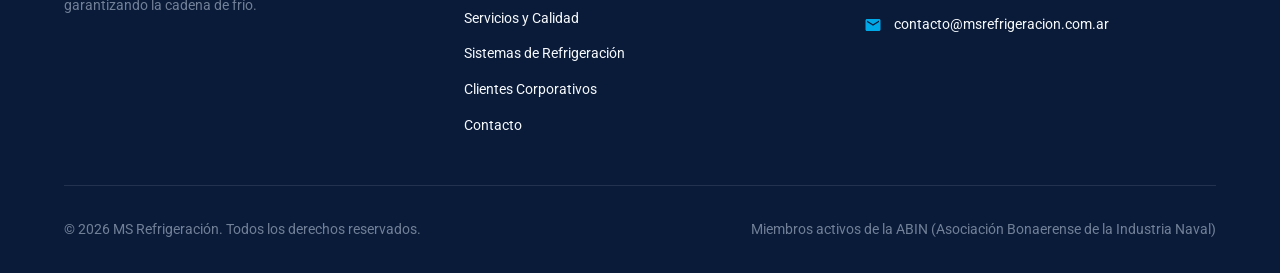
<file: clientes.html>
<!DOCTYPE html>
<html lang="es">
<head>
  <meta charset="UTF-8">
  <meta name="viewport" content="width=device-width, initial-scale=1.0">
  <title>Clientes | MS Refrigeración - Confianza B2B</title>
  <meta name="description" content="Nuestra cartera de clientes corporativos en la industria naval y pesquera de Argentina. Más de 10 años de relaciones basadas en la confianza y la calidad.">
  <link rel="canonical" href="https://msrefrigeracion.com.ar/clientes.html">
  
  <!-- Open Graph / Facebook -->
  <meta property="og:type" content="website">
  <meta property="og:url" content="https://msrefrigeracion.com.ar/clientes.html">
  <meta property="og:title" content="Clientes | MS Refrigeración - Confianza B2B">
  <meta property="og:description" content="Nuestra cartera de clientes corporativos en la industria naval y pesquera de Argentina. Más de 10 años de relaciones basadas en la confianza y la calidad.">
  <meta property="og:image" content="https://msrefrigeracion.com.ar/assets/images/logo.png">

  <!-- Twitter -->
  <meta property="twitter:card" content="summary_large_image">
  <meta property="twitter:url" content="https://msrefrigeracion.com.ar/clientes.html">
  <meta property="twitter:title" content="Clientes | MS Refrigeración - Confianza B2B">
  <meta property="twitter:description" content="Nuestra cartera de clientes corporativos en la industria naval y pesquera de Argentina. Más de 10 años de relaciones basadas en la confianza y la calidad.">
  <meta property="twitter:image" content="https://msrefrigeracion.com.ar/assets/images/logo.png">

  <!-- CSS Stylesheet -->
  <link rel="stylesheet" href="css/styles.css?v=2" >
  
  <!-- JavaScript file (Deferred) -->
  <script src="js/main.js?v=2" defer></script>
  
  <!-- Favicon -->
  <link rel="icon" href="assets/images/logo.svg" type="image/svg+xml">
</head>
<body>

  <!-- Top Bar Contact Info -->
  <div class="top-bar">
    <div class="container">
      <div class="top-bar-info">
        <div class="top-bar-item">
          <svg xmlns="http://www.w3.org/2000/svg" viewBox="0 0 24 24"><path d="M6.62 10.79a15.15 15.15 0 0 0 6.59 6.59l2.2-2.2a1 1 0 0 1 1.11-.27 11.72 11.72 0 0 0 3.65.58 1 1 0 0 1 1 1v3.5a1 1 0 0 1-1 1A16 16 0 0 1 3 4a1 1 0 0 1 1-1h3.5a1 1 0 0 1 1 1 11.72 11.72 0 0 0 .58 3.65 1 1 0 0 1-.27 1.1l-2.21 2.24z"/></svg>
          <a href="tel:+542235054977">+54 223 5054977</a>
        </div>
        <div class="top-bar-item">
          <svg xmlns="http://www.w3.org/2000/svg" viewBox="0 0 24 24"><path d="M20 4H4c-1.1 0-1.99.9-1.99 2L2 18c0 1.1.9 2 2 2h16c1.1 0 2-.9 2-2V6c0-1.1-.9-2-2-2zm0 4l-8 5-8-5V6l8 5 8-5v2z"/></svg>
          <a href="mailto:contacto@msrefrigeracion.com.ar">contacto@msrefrigeracion.com.ar</a>
        </div>
      </div>
      <div class="top-bar-social">
        <span>Asistencia de Urgencia 365 días</span>
      </div>
    </div>
  </div>

  <!-- Navigation Header -->
  <header class="main-header">
    <div class="container">
      <a href="index.html" class="logo-link">
        <img src="assets/images/logo.svg" alt="MS Refrigeración" width="250" height="60">
      </a>
      
      <nav aria-label="Navegación principal">
        <button class="nav-toggle" aria-label="Abrir menú de navegación" aria-expanded="false">
          <span class="nav-toggle-bar"></span>
          <span class="nav-toggle-bar"></span>
          <span class="nav-toggle-bar"></span>
        </button>
        <ul class="nav-menu">
          <li><a href="index.html" class="nav-link">INICIO</a></li>
          <li><a href="nosotros.html" class="nav-link">NOSOTROS</a></li>
          <li><a href="servicios.html" class="nav-link">SERVICIOS Y CALIDAD</a></li>
          <li><a href="industrias.html" class="nav-link">SISTEMAS DE FRÍO</a></li>
          <li><a href="clientes.html" class="nav-link active">CLIENTES</a></li>
          <li><a href="contacto.html" class="nav-link">CONTACTO</a></li>
        </ul>
      </nav>
    </div>
  </header>

  <main>
    <!-- Page Header -->
    <section class="page-header">
      <div class="container">
        <h1>Clientes</h1>
        <ul class="breadcrumb">
          <li><a href="index.html">Inicio</a></li>
          <li>Clientes</li>
        </ul>
      </div>
    </section>

    <!-- Clientes Corporativos Grid -->
    <section class="section" id="clientes-seccion">
      <div class="container">
        <div class="section-title-wrap reveal">
          <span class="section-tag">Confianza</span>
          <h2 class="section-title">Empresas que confían en nuestro servicio</h2>
        </div>
        
        <p class="text-center reveal" style="max-width: 800px; margin: 0 auto 4rem; font-size: 1.05rem; line-height: 1.8; color: var(--color-secondary);">
          A lo largo de nuestra trayectoria, hemos construido relaciones a largo plazo con importantes armadores navales, frigoríficos pesqueros y plantas de procesamiento de alimentos de todo el país.
        </p>

        <div class="clients-grid reveal">
          <!-- Conarpesa -->
          <div class="client-card">
            <span class="client-name">Conarpesa S.A.</span>
          </div>
          <!-- Red Chamber -->
          <div class="client-card">
            <span class="client-name">Red Chamber Argentina S.A.</span>
          </div>
          <!-- Argenova -->
          <div class="client-card">
            <span class="client-name">Argenova S.A.</span>
          </div>
          <!-- Abrumasa -->
          <div class="client-card">
            <span class="client-name">Abrumasa S.A.</span>
          </div>
          <!-- Congeladores Patagonicos -->
          <div class="client-card">
            <span class="client-name">Congeladores Patagónicos S.A.</span>
          </div>
          <!-- La Escalerona -->
          <div class="client-card">
            <span class="client-name">La Escalerona S.A.</span>
          </div>
          <!-- Bahia Grande -->
          <div class="client-card">
            <span class="client-name">Bahía Grande S.A.</span>
          </div>
          <!-- Bahia Grande Ln -->
          <div class="client-card">
            <span class="client-name">Bahía Grande Ln.</span>
          </div>
          <!-- Pesquera Cruz del Sur -->
          <div class="client-card">
            <span class="client-name">Pesquera Cruz del Sur</span>
          </div>
          <!-- Pesquera Santa Cruz -->
          <div class="client-card">
            <span class="client-name">Pesquera Santa Cruz</span>
          </div>
          <!-- Agropez -->
          <div class="client-card">
            <span class="client-name">Agropez S.A.</span>
          </div>
          <!-- Arela -->
          <div class="client-card">
            <span class="client-name">Arela S.A.</span>
          </div>
          <!-- Belnova -->
          <div class="client-card">
            <span class="client-name">Belnova</span>
          </div>
          <!-- Nedar -->
          <div class="client-card">
            <span class="client-name">Nedar S.A.</span>
          </div>
          <!-- CINCOMAR -->
          <div class="client-card">
            <span class="client-name">CINCOMAR</span>
          </div>
          <!-- El Kince -->
          <div class="client-card">
            <span class="client-name">El Kince</span>
          </div>
        </div>
      </div>
    </section>
  </main>

  <!-- Footer -->
  <footer class="main-footer">
    <div class="container">
      <div class="footer-grid">
        <div class="footer-col">
          <div class="footer-logo">
            <img src="assets/images/logo-light.svg" alt="MS Refrigeración" width="200" height="48">
          </div>
          <p class="footer-about">
            Especialistas en sistemas de refrigeración industrial, naval y alimenticia. Más de 10 años de trayectoria garantizando la cadena de frío.
          </p>
        </div>
        
        <div class="footer-col">
          <h3>Navegación</h3>
          <ul class="footer-links">
            <li><a href="index.html">Inicio</a></li>
            <li><a href="nosotros.html">Nosotros</a></li>
            <li><a href="servicios.html">Servicios y Calidad</a></li>
            <li><a href="industrias.html">Sistemas de Refrigeración</a></li>
            <li><a href="clientes.html">Clientes Corporativos</a></li>
            <li><a href="contacto.html">Contacto</a></li>
          </ul>
        </div>
        
        <div class="footer-col">
          <h3>Contacto</h3>
          <ul class="footer-contact-list">
            <li class="footer-contact-item">
              <svg xmlns="http://www.w3.org/2000/svg" viewBox="0 0 24 24"><path d="M12 2C8.13 2 5 5.13 5 9c0 5.25 7 13 7 13s7-7.75 7-13c0-3.87-3.13-7-7-7zm0 9.5c-1.38 0-2.5-1.12-2.5-2.5s1.12-2.5 2.5-2.5 2.5 1.12 2.5 2.5-1.12 2.5-2.5 2.5z"/></svg>
              <span>Bermejo 758, Mar del Plata, Argentina</span>
            </li>
            <li class="footer-contact-item">
              <svg xmlns="http://www.w3.org/2000/svg" viewBox="0 0 24 24"><path d="M6.62 10.79a15.15 15.15 0 0 0 6.59 6.59l2.2-2.2a1 1 0 0 1 1.11-.27 11.72 11.72 0 0 0 3.65.58 1 1 0 0 1 1 1v3.5a1 1 0 0 1-1 1A16 16 0 0 1 3 4a1 1 0 0 1 1-1h3.5a1 1 0 0 1 1 1 11.72 11.72 0 0 0 .58 3.65 1 1 0 0 1-.27 1.1l-2.21 2.24z"/></svg>
              <span>+54 223 5054977 / +54 9 223 5777786</span>
            </li>
            <li class="footer-contact-item">
              <svg xmlns="http://www.w3.org/2000/svg" viewBox="0 0 24 24"><path d="M20 4H4c-1.1 0-1.99.9-1.99 2L2 18c0 1.1.9 2 2 2h16c1.1 0 2-.9 2-2V6c0-1.1-.9-2-2-2zm0 4l-8 5-8-5V6l8 5 8-5v2z"/></svg>
              <span>contacto@msrefrigeracion.com.ar</span>
            </li>
          </ul>
        </div>
      </div>
      
      <div class="footer-bottom">
        <p>&copy; 2026 MS Refrigeración. Todos los derechos reservados.</p>
        <p>Miembros activos de la ABIN (Asociación Bonaerense de la Industria Naval)</p>
      </div>
    </div>
  </footer>

  <!-- WhatsApp Floating Button -->
  <a href="https://wa.me/5492235777786?text=Hola,%20necesito%20asistencia%20tecnica%20de%20urgencia." class="whatsapp-float" target="_blank" rel="noopener noreferrer" aria-label="Contactar por WhatsApp para Urgencias">
    <svg xmlns="http://www.w3.org/2000/svg" viewBox="0 0 448 512">
      <path d="M380.9 97.1C339 55.1 283.2 32 223.9 32c-122.4 0-222 99.6-222 222 0 39.1 10.2 77.3 29.6 111L3.2 483l121.7-31.9c32.4 17.7 68.9 27 106.3 27h.1c122.4 0 222-99.6 222-222.2 0-59.3-23.2-115-65.1-157zm-157 341.6c-33.2 0-65.7-8.9-94-25.7l-6.7-4-69.8 18.3 18.7-68.1-4.4-7c-18.5-29.4-28.2-63.3-28.2-98.2 0-101.7 82.8-184.5 184.6-184.5 49.3 0 95.6 19.2 130.4 54.1 34.8 34.9 56.2 81.2 56.1 130.5 0 101.8-84.9 184.6-186.6 184.6zm101.2-138.2c-5.5-2.8-32.8-16.2-37.9-18-5.1-1.9-8.8-2.8-12.5 2.8-3.7 5.6-14.3 18-17.6 21.8-3.2 3.7-6.5 4.2-12 1.4-32.6-16.3-54-29.1-75.5-66-5.7-9.8 5.7-9.1 16.3-30.3 1.8-3.7.9-6.9-.5-9.7-1.4-2.8-12.5-30.1-17.1-41.2-4.5-10.8-9.1-9.3-12.5-9.5-3.2-.2-6.9-.2-10.6-.2-3.7 0-9.7 1.4-14.8 6.9-5.1 5.6-19.4 19-19.4 46.3 0 27.3 19.9 53.7 22.6 57.4 2.8 3.7 39.1 59.7 94.8 83.8 35.2 15.2 49 16.5 66.6 13.9 10.7-1.6 32.8-13.4 37.4-26.4 4.6-13 4.6-24.1 3.2-26.4-1.3-2.5-5-3.9-10.5-6.6z"/>
    </svg>
  </a>

</body>
</html>
</file>
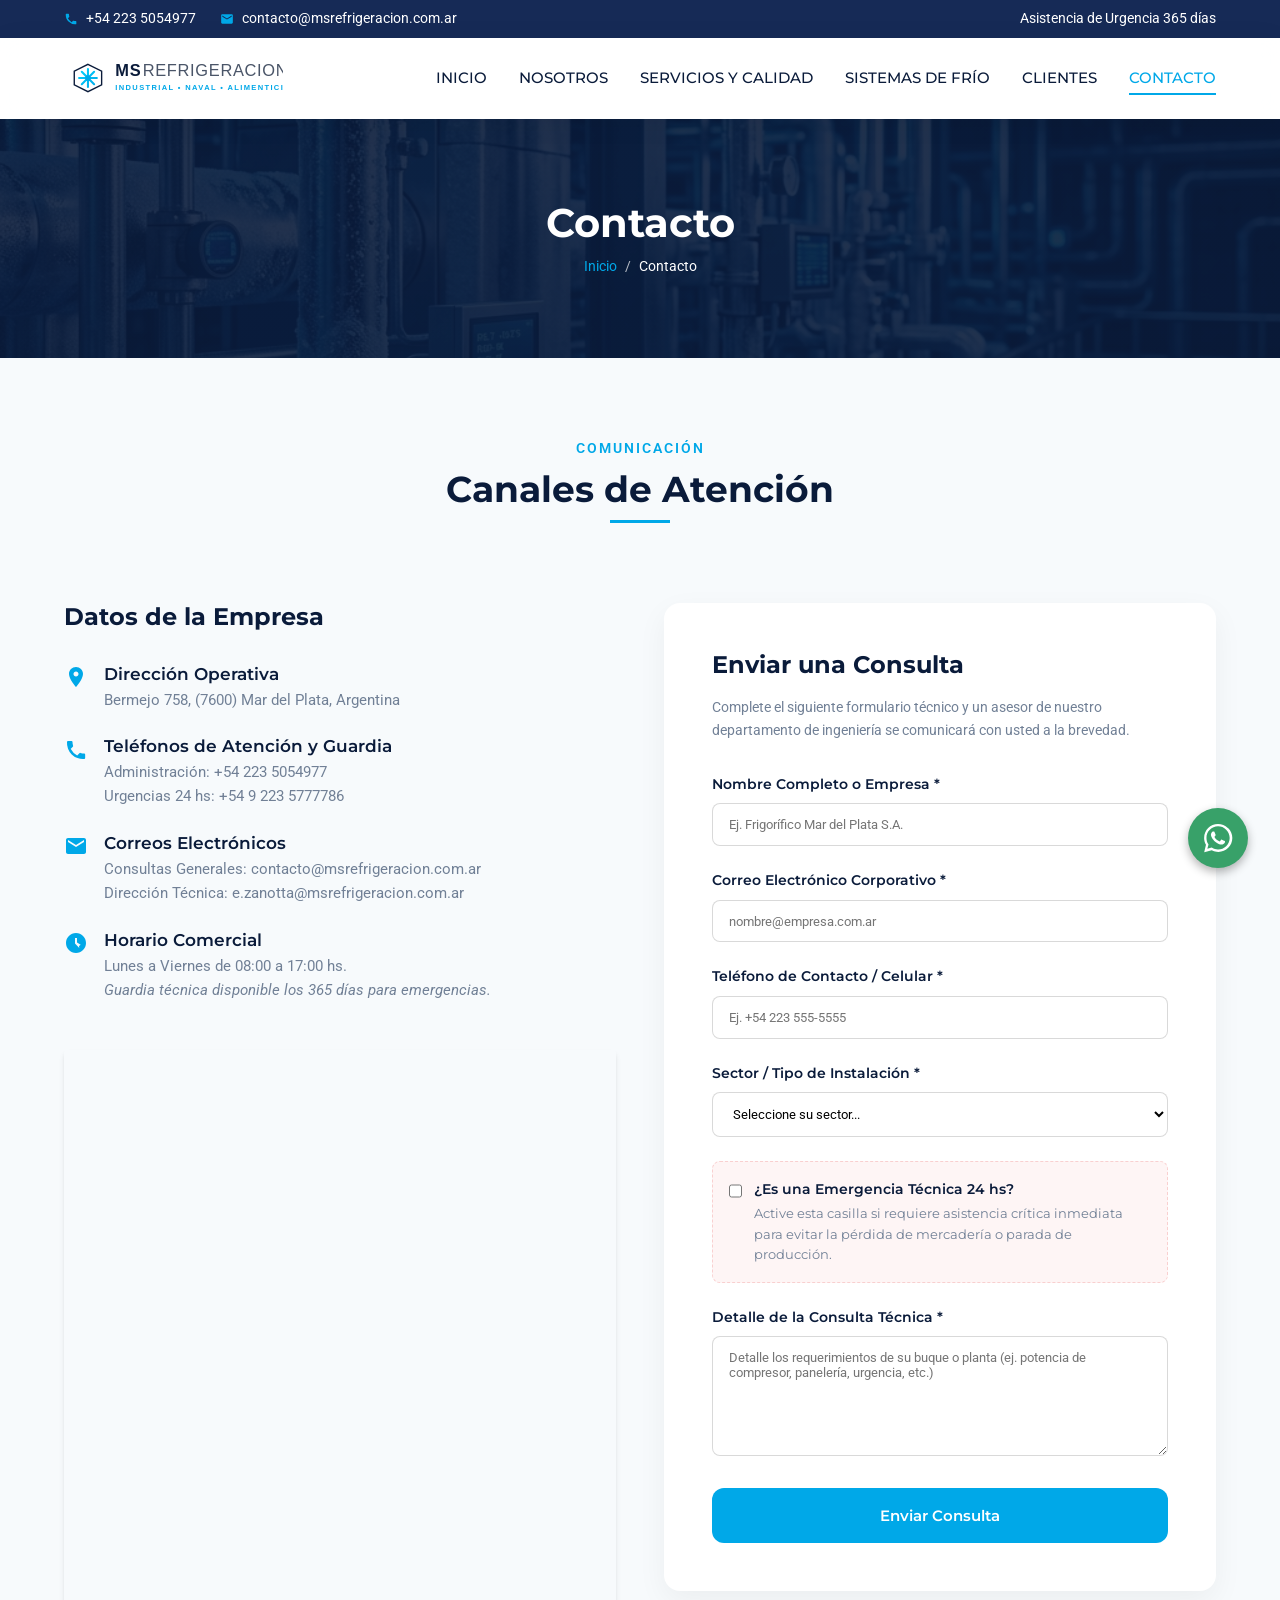
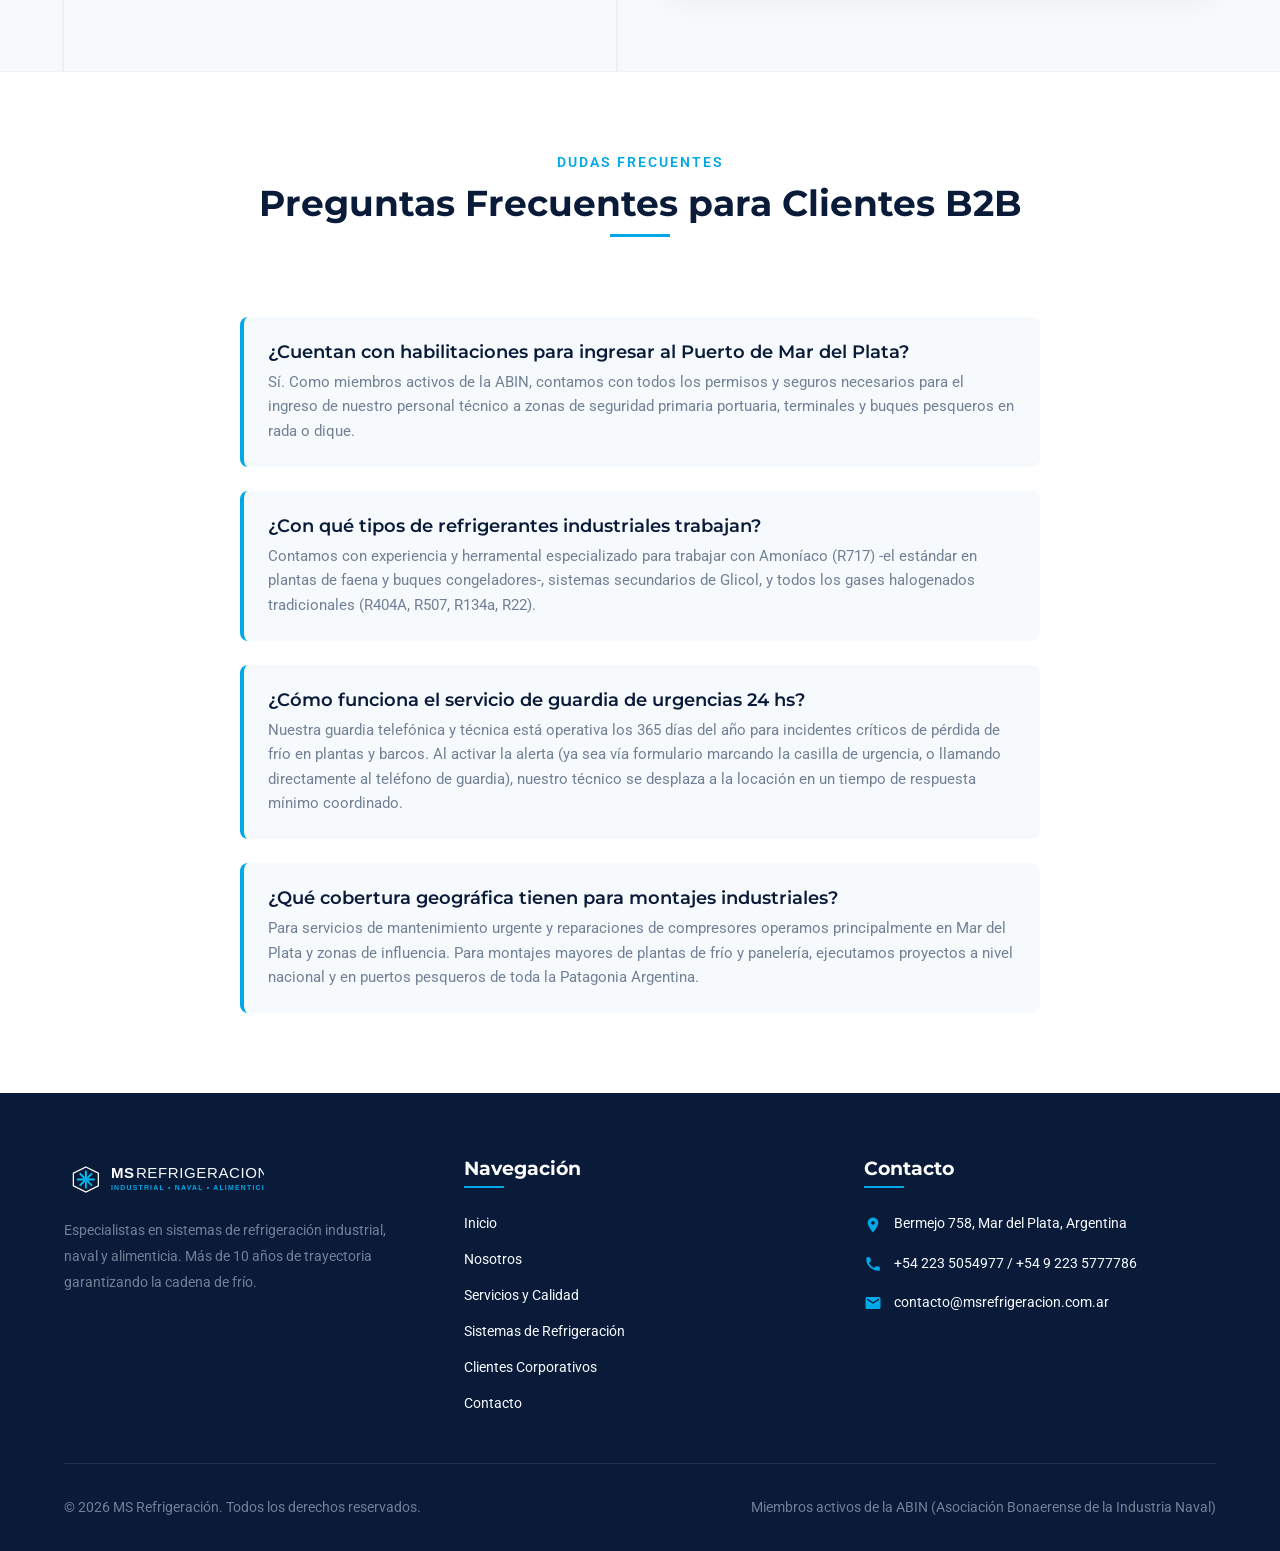
<file: contacto.html>
<!DOCTYPE html>
<html lang="es">
<head>
  <meta charset="UTF-8">
  <meta name="viewport" content="width=device-width, initial-scale=1.0">
  <title>Contacto | MS Refrigeración - Asistencia y Presupuestos</title>
  <meta name="description" content="Póngase en contacto con MS Refrigeración. Formulario de consulta técnica, ubicación en Mar del Plata, teléfonos de urgencia y dirección de correo electrónico.">
  <link rel="canonical" href="https://msrefrigeracion.com.ar/contacto.html">
  
  <!-- Open Graph / Facebook -->
  <meta property="og:type" content="website">
  <meta property="og:url" content="https://msrefrigeracion.com.ar/contacto.html">
  <meta property="og:title" content="Contacto | MS Refrigeración - Asistencia y Presupuestos">
  <meta property="og:description" content="Póngase en contacto con MS Refrigeración. Formulario de consulta técnica, ubicación en Mar del Plata, teléfonos de urgencia y dirección de correo electrónico.">
  <meta property="og:image" content="https://msrefrigeracion.com.ar/assets/images/logo.png">

  <!-- Twitter -->
  <meta property="twitter:card" content="summary_large_image">
  <meta property="twitter:url" content="https://msrefrigeracion.com.ar/contacto.html">
  <meta property="twitter:title" content="Contacto | MS Refrigeración - Asistencia y Presupuestos">
  <meta property="twitter:description" content="Póngase en contacto con MS Refrigeración. Formulario de consulta técnica, ubicación en Mar del Plata, teléfonos de urgencia y dirección de correo electrónico.">
  <meta property="twitter:image" content="https://msrefrigeracion.com.ar/assets/images/logo.png">

  <!-- CSS Stylesheet -->
  <link rel="stylesheet" href="css/styles.css?v=2" >
  
  <!-- JavaScript file (Deferred) -->
  <script src="js/main.js?v=2" defer></script>
  
  <!-- Favicon -->
  <link rel="icon" href="assets/images/logo.svg" type="image/svg+xml">
</head>
<body>

  <!-- Top Bar Contact Info -->
  <div class="top-bar">
    <div class="container">
      <div class="top-bar-info">
        <div class="top-bar-item">
          <svg xmlns="http://www.w3.org/2000/svg" viewBox="0 0 24 24"><path d="M6.62 10.79a15.15 15.15 0 0 0 6.59 6.59l2.2-2.2a1 1 0 0 1 1.11-.27 11.72 11.72 0 0 0 3.65.58 1 1 0 0 1 1 1v3.5a1 1 0 0 1-1 1A16 16 0 0 1 3 4a1 1 0 0 1 1-1h3.5a1 1 0 0 1 1 1 11.72 11.72 0 0 0 .58 3.65 1 1 0 0 1-.27 1.1l-2.21 2.24z"/></svg>
          <a href="tel:+542235054977">+54 223 5054977</a>
        </div>
        <div class="top-bar-item">
          <svg xmlns="http://www.w3.org/2000/svg" viewBox="0 0 24 24"><path d="M20 4H4c-1.1 0-1.99.9-1.99 2L2 18c0 1.1.9 2 2 2h16c1.1 0 2-.9 2-2V6c0-1.1-.9-2-2-2zm0 4l-8 5-8-5V6l8 5 8-5v2z"/></svg>
          <a href="mailto:contacto@msrefrigeracion.com.ar">contacto@msrefrigeracion.com.ar</a>
        </div>
      </div>
      <div class="top-bar-social">
        <span>Asistencia de Urgencia 365 días</span>
      </div>
    </div>
  </div>

  <!-- Navigation Header -->
  <header class="main-header">
    <div class="container">
      <a href="index.html" class="logo-link">
        <img src="assets/images/logo.svg" alt="MS Refrigeración" width="250" height="60">
      </a>
      
      <nav aria-label="Navegación principal">
        <button class="nav-toggle" aria-label="Abrir menú de navegación" aria-expanded="false">
          <span class="nav-toggle-bar"></span>
          <span class="nav-toggle-bar"></span>
          <span class="nav-toggle-bar"></span>
        </button>
        <ul class="nav-menu">
          <li><a href="index.html" class="nav-link">INICIO</a></li>
          <li><a href="nosotros.html" class="nav-link">NOSOTROS</a></li>
          <li><a href="servicios.html" class="nav-link">SERVICIOS Y CALIDAD</a></li>
          <li><a href="industrias.html" class="nav-link">SISTEMAS DE FRÍO</a></li>
          <li><a href="clientes.html" class="nav-link">CLIENTES</a></li>
          <li><a href="contacto.html" class="nav-link active">CONTACTO</a></li>
        </ul>
      </nav>
    </div>
  </header>

  <main>
    <!-- Page Header -->
    <section class="page-header">
      <div class="container">
        <h1>Contacto</h1>
        <ul class="breadcrumb">
          <li><a href="index.html">Inicio</a></li>
          <li>Contacto</li>
        </ul>
      </div>
    </section>

    <!-- Formulario e Información -->
    <section class="section" id="contacto-cuerpo">
      <div class="container">
        <div class="section-title-wrap reveal">
          <span class="section-tag">Comunicación</span>
          <h2 class="section-title">Canales de Atención</h2>
        </div>
        
        <div class="contact-layout">
          <!-- Columna Información de Contacto -->
          <div>
            <h3 style="font-size: 1.5rem; margin-bottom: 2rem; color: var(--color-primary);">Datos de la Empresa</h3>
            
            <ul style="list-style: none; display: flex; flex-direction: column; gap: 1.5rem; margin-bottom: 3rem;">
              <li style="display: flex; gap: 1rem; align-items: flex-start;">
                <svg xmlns="http://www.w3.org/2000/svg" viewBox="0 0 24 24" style="width: 24px; height: 24px; fill: var(--color-accent); flex-shrink: 0; margin-top: 0.1rem;"><path d="M12 2C8.13 2 5 5.13 5 9c0 5.25 7 13 7 13s7-7.75 7-13c0-3.87-3.13-7-7-7zm0 9.5c-1.38 0-2.5-1.12-2.5-2.5s1.12-2.5 2.5-2.5 2.5 1.12 2.5 2.5-1.12 2.5-2.5 2.5z"/></svg>
                <div>
                  <h4 style="font-size: 1.05rem; font-weight: 600; color: var(--color-primary); margin-bottom: 0.25rem;">Dirección Operativa</h4>
                  <p style="color: var(--color-text-muted); font-size: 0.95rem;">Bermejo 758, (7600) Mar del Plata, Argentina</p>
                </div>
              </li>
              
              <li style="display: flex; gap: 1rem; align-items: flex-start;">
                <svg xmlns="http://www.w3.org/2000/svg" viewBox="0 0 24 24" style="width: 24px; height: 24px; fill: var(--color-accent); flex-shrink: 0; margin-top: 0.1rem;"><path d="M6.62 10.79a15.15 15.15 0 0 0 6.59 6.59l2.2-2.2a1 1 0 0 1 1.11-.27 11.72 11.72 0 0 0 3.65.58 1 1 0 0 1 1 1v3.5a1 1 0 0 1-1 1A16 16 0 0 1 3 4a1 1 0 0 1 1-1h3.5a1 1 0 0 1 1 1 11.72 11.72 0 0 0 .58 3.65 1 1 0 0 1-.27 1.1l-2.21 2.24z"/></svg>
                <div>
                  <h4 style="font-size: 1.05rem; font-weight: 600; color: var(--color-primary); margin-bottom: 0.25rem;">Teléfonos de Atención y Guardia</h4>
                  <p style="color: var(--color-text-muted); font-size: 0.95rem;">Administración: <a href="tel:+542235054977">+54 223 5054977</a></p>
                  <p style="color: var(--color-text-muted); font-size: 0.95rem;">Urgencias 24 hs: <a href="tel:+5492235777786">+54 9 223 5777786</a></p>
                </div>
              </li>
              
              <li style="display: flex; gap: 1rem; align-items: flex-start;">
                <svg xmlns="http://www.w3.org/2000/svg" viewBox="0 0 24 24" style="width: 24px; height: 24px; fill: var(--color-accent); flex-shrink: 0; margin-top: 0.1rem;"><path d="M20 4H4c-1.1 0-1.99.9-1.99 2L2 18c0 1.1.9 2 2 2h16c1.1 0 2-.9 2-2V6c0-1.1-.9-2-2-2zm0 4l-8 5-8-5V6l8 5 8-5v2z"/></svg>
                <div>
                  <h4 style="font-size: 1.05rem; font-weight: 600; color: var(--color-primary); margin-bottom: 0.25rem;">Correos Electrónicos</h4>
                  <p style="color: var(--color-text-muted); font-size: 0.95rem;">Consultas Generales: <a href="mailto:contacto@msrefrigeracion.com.ar">contacto@msrefrigeracion.com.ar</a></p>
                  <p style="color: var(--color-text-muted); font-size: 0.95rem;">Dirección Técnica: <a href="mailto:e.zanotta@msrefrigeracion.com.ar">e.zanotta@msrefrigeracion.com.ar</a></p>
                </div>
              </li>
              
              <li style="display: flex; gap: 1rem; align-items: flex-start;">
                <svg xmlns="http://www.w3.org/2000/svg" viewBox="0 0 24 24" style="width: 24px; height: 24px; fill: var(--color-accent); flex-shrink: 0; margin-top: 0.1rem;"><path d="M11.99 2C6.47 2 2 6.48 2 12s4.47 10 9.99 10C17.52 22 22 17.52 22 12S17.52 2 11.99 2zm3.3 14.88L11 12.43V7h2v4.57l3.7 2.2-1.71 1.11z"/></svg>
                <div>
                  <h4 style="font-size: 1.05rem; font-weight: 600; color: var(--color-primary); margin-bottom: 0.25rem;">Horario Comercial</h4>
                  <p style="color: var(--color-text-muted); font-size: 0.95rem;">Lunes a Viernes de 08:00 a 17:00 hs.</p>
                  <p style="color: var(--color-text-muted); font-size: 0.95rem; font-style: italic;">Guardia técnica disponible los 365 días para emergencias.</p>
                </div>
              </li>
            </ul>

            <!-- Google Map -->
            <div class="map-container">
              <iframe src="https://maps.google.com/maps?q=Bermejo 758, Mar del Plata&t=m&z=16&output=embed&iwloc=near" aria-label="Bermejo 758, Mar del Plata" allowfullscreen="" loading="lazy"></iframe>
            </div>
          </div>

          <!-- Columna Formulario -->
          <div class="contact-card-wrap reveal">
            <h3 style="font-size: 1.5rem; color: var(--color-primary); margin-bottom: 1rem;">Enviar una Consulta</h3>
            <p style="color: var(--color-text-muted); font-size: 0.9rem; margin-bottom: 2rem;">
              Complete el siguiente formulario técnico y un asesor de nuestro departamento de ingeniería se comunicará con usted a la brevedad.
            </p>
            
            <form id="contact-form" action="https://api.web3forms.com/submit" method="POST">
              <!-- Web3Forms Access Key Config -->
              <input type="hidden" name="access_key" value="YOUR_ACCESS_KEY_HERE">
              <input type="hidden" name="subject" value="Nueva consulta técnica desde msrefrigeracion.com.ar">
              <input type="hidden" name="from_name" value="Sitio Web MS Refrigeracion">

              <div class="form-group">
                <label for="name">Nombre Completo o Empresa *</label>
                <input type="text" id="name" name="name" class="form-control" placeholder="Ej. Frigorífico Mar del Plata S.A." required>
              </div>

              <div class="form-group">
                <label for="email">Correo Electrónico Corporativo *</label>
                <input type="email" id="email" name="email" class="form-control" placeholder="nombre@empresa.com.ar" required>
              </div>

              <div class="form-group">
                <label for="phone">Teléfono de Contacto / Celular *</label>
                <input type="tel" id="phone" name="phone" class="form-control" placeholder="Ej. +54 223 555-5555" required>
              </div>

              <div class="form-group">
                <label for="sector">Sector / Tipo de Instalación *</label>
                <select id="sector" name="sector" class="form-control" required style="background: white;">
                  <option value="" disabled selected>Seleccione su sector...</option>
                  <option value="Naval">Industria Naval (Buques Pesqueros / Factoría)</option>
                  <option value="Frigorifico">Planta Industrial / Frigorífico de Faena o Desposte</option>
                  <option value="Comercial">Cámara Comercial (Depósito / Distribución)</option>
                  <option value="Otro">Otro Tipo de Servicio Técnico</option>
                </select>
              </div>

              <div class="form-group" style="display: flex; align-items: flex-start; gap: 0.75rem; background-color: rgba(229, 62, 62, 0.05); padding: 1rem; border-radius: 8px; border: 1px dashed rgba(229, 62, 62, 0.2); margin-top: 1.5rem; margin-bottom: 1.5rem;">
                <input type="checkbox" id="urgencia" name="urgencia" style="width: 20px; height: 20px; margin-top: 0.2rem; cursor: pointer;">
                <label for="urgencia" style="cursor: pointer; margin-bottom: 0; color: var(--color-primary); font-weight: 600; font-size: 0.9rem;">
                  ¿Es una Emergencia Técnica 24 hs?
                  <span style="display: block; font-weight: 400; font-size: 0.8rem; color: var(--color-text-muted); margin-top: 0.2rem;">
                    Active esta casilla si requiere asistencia crítica inmediata para evitar la pérdida de mercadería o parada de producción.
                  </span>
                </label>
              </div>

              <div class="form-group">
                <label for="message">Detalle de la Consulta Técnica *</label>
                <textarea id="message" name="message" class="form-control" placeholder="Detalle los requerimientos de su buque o planta (ej. potencia de compresor, panelería, urgencia, etc.)" required></textarea>
              </div>

              <button type="submit" class="btn btn-primary" style="width: 100%; padding: 1rem;">Enviar Consulta</button>
            </form>
            
            <!-- AJAX Response Area -->
            <div id="form-response" style="display: none;"></div>
          </div>
        </div>
      </div>
    </section>

    <!-- FAQ Section -->
    <section class="section reveal" id="faqs" style="background-color: var(--color-bg-white); border-top: 1px solid rgba(0,0,0,0.05);">
      <div class="container">
        <div class="section-title-wrap">
          <span class="section-tag">Dudas Frecuentes</span>
          <h2 class="section-title">Preguntas Frecuentes para Clientes B2B</h2>
        </div>
        
        <div style="max-width: 800px; margin: 0 auto; display: flex; flex-direction: column; gap: 1.5rem;">
          <div style="background-color: var(--color-bg-light); padding: 1.5rem; border-radius: 8px; border-left: 4px solid var(--color-accent);">
            <h4 style="color: var(--color-primary); font-weight: 600; margin-bottom: 0.5rem; font-size: 1.1rem;">¿Cuentan con habilitaciones para ingresar al Puerto de Mar del Plata?</h4>
            <p style="color: var(--color-text-muted); font-size: 0.95rem;">Sí. Como miembros activos de la ABIN, contamos con todos los permisos y seguros necesarios para el ingreso de nuestro personal técnico a zonas de seguridad primaria portuaria, terminales y buques pesqueros en rada o dique.</p>
          </div>

          <div style="background-color: var(--color-bg-light); padding: 1.5rem; border-radius: 8px; border-left: 4px solid var(--color-accent);">
            <h4 style="color: var(--color-primary); font-weight: 600; margin-bottom: 0.5rem; font-size: 1.1rem;">¿Con qué tipos de refrigerantes industriales trabajan?</h4>
            <p style="color: var(--color-text-muted); font-size: 0.95rem;">Contamos con experiencia y herramental especializado para trabajar con Amoníaco (R717) -el estándar en plantas de faena y buques congeladores-, sistemas secundarios de Glicol, y todos los gases halogenados tradicionales (R404A, R507, R134a, R22).</p>
          </div>

          <div style="background-color: var(--color-bg-light); padding: 1.5rem; border-radius: 8px; border-left: 4px solid var(--color-accent);">
            <h4 style="color: var(--color-primary); font-weight: 600; margin-bottom: 0.5rem; font-size: 1.1rem;">¿Cómo funciona el servicio de guardia de urgencias 24 hs?</h4>
            <p style="color: var(--color-text-muted); font-size: 0.95rem;">Nuestra guardia telefónica y técnica está operativa los 365 días del año para incidentes críticos de pérdida de frío en plantas y barcos. Al activar la alerta (ya sea vía formulario marcando la casilla de urgencia, o llamando directamente al teléfono de guardia), nuestro técnico se desplaza a la locación en un tiempo de respuesta mínimo coordinado.</p>
          </div>

          <div style="background-color: var(--color-bg-light); padding: 1.5rem; border-radius: 8px; border-left: 4px solid var(--color-accent);">
            <h4 style="color: var(--color-primary); font-weight: 600; margin-bottom: 0.5rem; font-size: 1.1rem;">¿Qué cobertura geográfica tienen para montajes industriales?</h4>
            <p style="color: var(--color-text-muted); font-size: 0.95rem;">Para servicios de mantenimiento urgente y reparaciones de compresores operamos principalmente en Mar del Plata y zonas de influencia. Para montajes mayores de plantas de frío y panelería, ejecutamos proyectos a nivel nacional y en puertos pesqueros de toda la Patagonia Argentina.</p>
          </div>
        </div>
      </div>
    </section>
  </main>

  <!-- Footer -->
  <footer class="main-footer">
    <div class="container">
      <div class="footer-grid">
        <div class="footer-col">
          <div class="footer-logo">
            <img src="assets/images/logo-light.svg" alt="MS Refrigeración" width="200" height="48">
          </div>
          <p class="footer-about">
            Especialistas en sistemas de refrigeración industrial, naval y alimenticia. Más de 10 años de trayectoria garantizando la cadena de frío.
          </p>
        </div>
        
        <div class="footer-col">
          <h3>Navegación</h3>
          <ul class="footer-links">
            <li><a href="index.html">Inicio</a></li>
            <li><a href="nosotros.html">Nosotros</a></li>
            <li><a href="servicios.html">Servicios y Calidad</a></li>
            <li><a href="industrias.html">Sistemas de Refrigeración</a></li>
            <li><a href="clientes.html">Clientes Corporativos</a></li>
            <li><a href="contacto.html">Contacto</a></li>
          </ul>
        </div>
        
        <div class="footer-col">
          <h3>Contacto</h3>
          <ul class="footer-contact-list">
            <li class="footer-contact-item">
              <svg xmlns="http://www.w3.org/2000/svg" viewBox="0 0 24 24"><path d="M12 2C8.13 2 5 5.13 5 9c0 5.25 7 13 7 13s7-7.75 7-13c0-3.87-3.13-7-7-7zm0 9.5c-1.38 0-2.5-1.12-2.5-2.5s1.12-2.5 2.5-2.5 2.5 1.12 2.5 2.5-1.12 2.5-2.5 2.5z"/></svg>
              <span>Bermejo 758, Mar del Plata, Argentina</span>
            </li>
            <li class="footer-contact-item">
              <svg xmlns="http://www.w3.org/2000/svg" viewBox="0 0 24 24"><path d="M6.62 10.79a15.15 15.15 0 0 0 6.59 6.59l2.2-2.2a1 1 0 0 1 1.11-.27 11.72 11.72 0 0 0 3.65.58 1 1 0 0 1 1 1v3.5a1 1 0 0 1-1 1A16 16 0 0 1 3 4a1 1 0 0 1 1-1h3.5a1 1 0 0 1 1 1 11.72 11.72 0 0 0 .58 3.65 1 1 0 0 1-.27 1.1l-2.21 2.24z"/></svg>
              <span>+54 223 5054977 / +54 9 223 5777786</span>
            </li>
            <li class="footer-contact-item">
              <svg xmlns="http://www.w3.org/2000/svg" viewBox="0 0 24 24"><path d="M20 4H4c-1.1 0-1.99.9-1.99 2L2 18c0 1.1.9 2 2 2h16c1.1 0 2-.9 2-2V6c0-1.1-.9-2-2-2zm0 4l-8 5-8-5V6l8 5 8-5v2z"/></svg>
              <span>contacto@msrefrigeracion.com.ar</span>
            </li>
          </ul>
        </div>
      </div>
      
      <div class="footer-bottom">
        <p>&copy; 2026 MS Refrigeración. Todos los derechos reservados.</p>
        <p>Miembros activos de la ABIN (Asociación Bonaerense de la Industria Naval)</p>
      </div>
    </div>
  </footer>

  <!-- WhatsApp Floating Button -->
  <a href="https://wa.me/5492235777786?text=Hola,%20necesito%20asistencia%20tecnica%20de%20urgencia." class="whatsapp-float" target="_blank" rel="noopener noreferrer" aria-label="Contactar por WhatsApp para Urgencias">
    <svg xmlns="http://www.w3.org/2000/svg" viewBox="0 0 448 512">
      <path d="M380.9 97.1C339 55.1 283.2 32 223.9 32c-122.4 0-222 99.6-222 222 0 39.1 10.2 77.3 29.6 111L3.2 483l121.7-31.9c32.4 17.7 68.9 27 106.3 27h.1c122.4 0 222-99.6 222-222.2 0-59.3-23.2-115-65.1-157zm-157 341.6c-33.2 0-65.7-8.9-94-25.7l-6.7-4-69.8 18.3 18.7-68.1-4.4-7c-18.5-29.4-28.2-63.3-28.2-98.2 0-101.7 82.8-184.5 184.6-184.5 49.3 0 95.6 19.2 130.4 54.1 34.8 34.9 56.2 81.2 56.1 130.5 0 101.8-84.9 184.6-186.6 184.6zm101.2-138.2c-5.5-2.8-32.8-16.2-37.9-18-5.1-1.9-8.8-2.8-12.5 2.8-3.7 5.6-14.3 18-17.6 21.8-3.2 3.7-6.5 4.2-12 1.4-32.6-16.3-54-29.1-75.5-66-5.7-9.8 5.7-9.1 16.3-30.3 1.8-3.7.9-6.9-.5-9.7-1.4-2.8-12.5-30.1-17.1-41.2-4.5-10.8-9.1-9.3-12.5-9.5-3.2-.2-6.9-.2-10.6-.2-3.7 0-9.7 1.4-14.8 6.9-5.1 5.6-19.4 19-19.4 46.3 0 27.3 19.9 53.7 22.6 57.4 2.8 3.7 39.1 59.7 94.8 83.8 35.2 15.2 49 16.5 66.6 13.9 10.7-1.6 32.8-13.4 37.4-26.4 4.6-13 4.6-24.1 3.2-26.4-1.3-2.5-5-3.9-10.5-6.6z"/>
    </svg>
  </a>

</body>
</html>
</file>
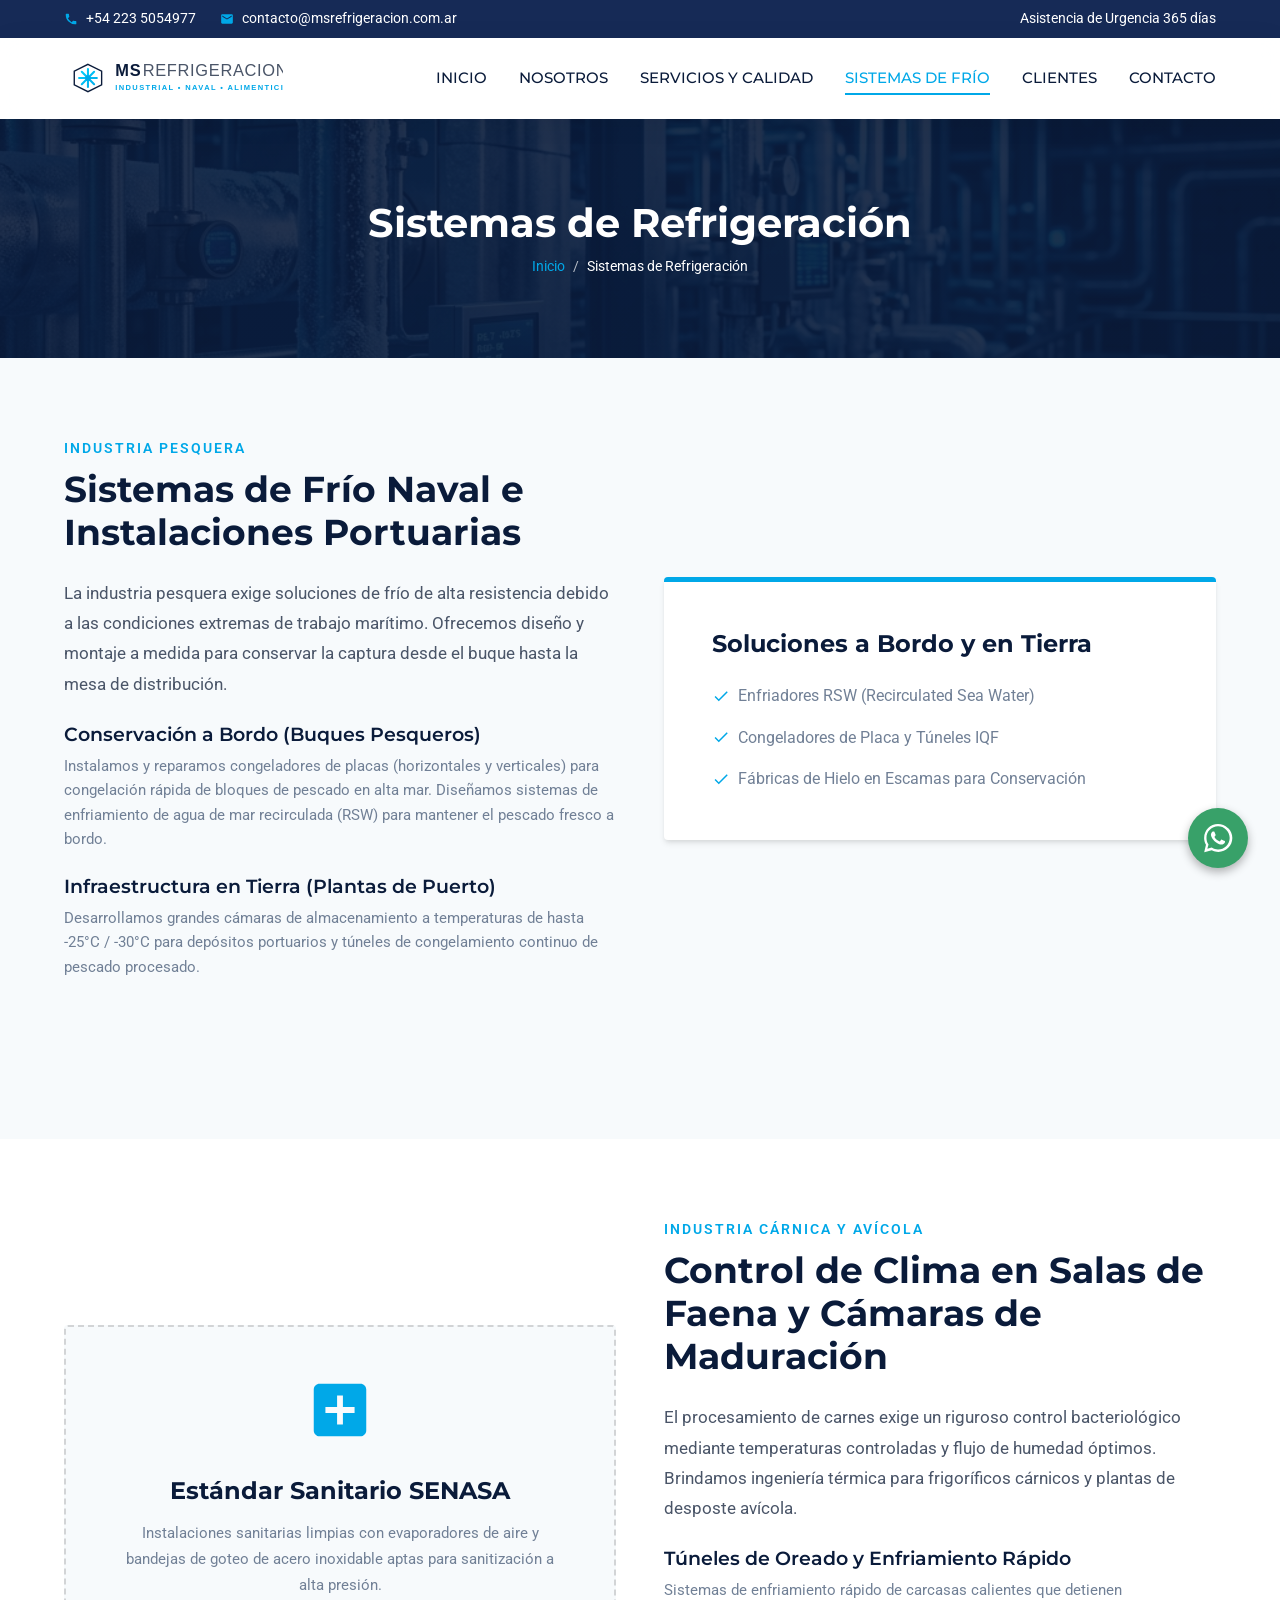
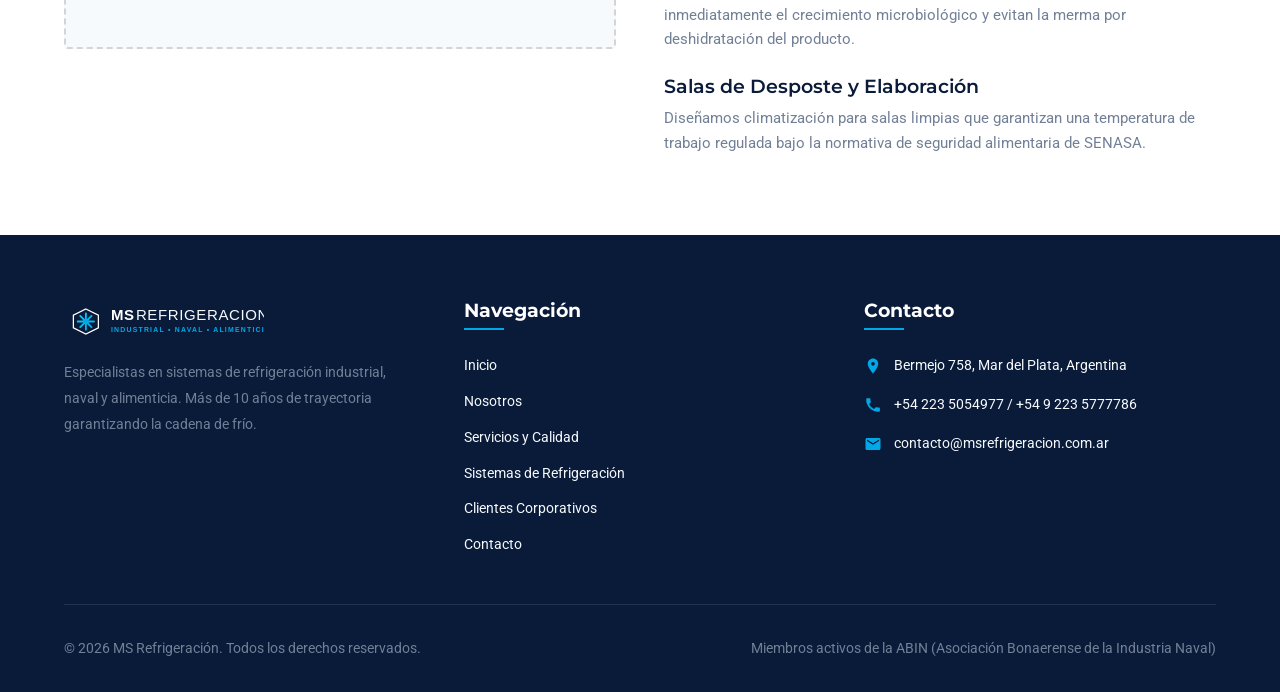
<file: industrias.html>
<!DOCTYPE html>
<html lang="es">
<head>
  <meta charset="UTF-8">
  <meta name="viewport" content="width=device-width, initial-scale=1.0">
  <title>Sistemas de Refrigeración por Industria | MS Refrigeración</title>
  <meta name="description" content="Soluciones avanzadas en refrigeración para la Industria Pesquera (naval y tierra) y la Industria Cárnica/Avícola. Garantía de cadena de frío B2B.">
  <link rel="canonical" href="https://msrefrigeracion.com.ar/industrias.html">
  
  <!-- Open Graph / Facebook -->
  <meta property="og:type" content="website">
  <meta property="og:url" content="https://msrefrigeracion.com.ar/industrias.html">
  <meta property="og:title" content="Sistemas de Refrigeración por Industria | MS Refrigeración">
  <meta property="og:description" content="Soluciones avanzadas en refrigeración para la Industria Pesquera (naval y tierra) y la Industria Cárnica/Avícola. Garantía de cadena de frío B2B.">
  <meta property="og:image" content="https://msrefrigeracion.com.ar/assets/images/logo.png">

  <!-- Twitter -->
  <meta property="twitter:card" content="summary_large_image">
  <meta property="twitter:url" content="https://msrefrigeracion.com.ar/industrias.html">
  <meta property="twitter:title" content="Sistemas de Refrigeración por Industria | MS Refrigeración">
  <meta property="twitter:description" content="Soluciones avanzadas en refrigeración para la Industria Pesquera (naval y tierra) y la Industria Cárnica/Avícola. Garantía de cadena de frío B2B.">
  <meta property="twitter:image" content="https://msrefrigeracion.com.ar/assets/images/logo.png">

  <!-- CSS Stylesheet -->
  <link rel="stylesheet" href="css/styles.css?v=2" >
  
  <!-- JavaScript file (Deferred) -->
  <script src="js/main.js?v=2" defer></script>
  
  <!-- Favicon -->
  <link rel="icon" href="assets/images/logo.svg" type="image/svg+xml">
</head>
<body>

  <!-- Top Bar Contact Info -->
  <div class="top-bar">
    <div class="container">
      <div class="top-bar-info">
        <div class="top-bar-item">
          <svg xmlns="http://www.w3.org/2000/svg" viewBox="0 0 24 24"><path d="M6.62 10.79a15.15 15.15 0 0 0 6.59 6.59l2.2-2.2a1 1 0 0 1 1.11-.27 11.72 11.72 0 0 0 3.65.58 1 1 0 0 1 1 1v3.5a1 1 0 0 1-1 1A16 16 0 0 1 3 4a1 1 0 0 1 1-1h3.5a1 1 0 0 1 1 1 11.72 11.72 0 0 0 .58 3.65 1 1 0 0 1-.27 1.1l-2.21 2.24z"/></svg>
          <a href="tel:+542235054977">+54 223 5054977</a>
        </div>
        <div class="top-bar-item">
          <svg xmlns="http://www.w3.org/2000/svg" viewBox="0 0 24 24"><path d="M20 4H4c-1.1 0-1.99.9-1.99 2L2 18c0 1.1.9 2 2 2h16c1.1 0 2-.9 2-2V6c0-1.1-.9-2-2-2zm0 4l-8 5-8-5V6l8 5 8-5v2z"/></svg>
          <a href="mailto:contacto@msrefrigeracion.com.ar">contacto@msrefrigeracion.com.ar</a>
        </div>
      </div>
      <div class="top-bar-social">
        <span>Asistencia de Urgencia 365 días</span>
      </div>
    </div>
  </div>

  <!-- Navigation Header -->
  <header class="main-header">
    <div class="container">
      <a href="index.html" class="logo-link">
        <img src="assets/images/logo.svg" alt="MS Refrigeración" width="250" height="60">
      </a>
      
      <nav aria-label="Navegación principal">
        <button class="nav-toggle" aria-label="Abrir menú de navegación" aria-expanded="false">
          <span class="nav-toggle-bar"></span>
          <span class="nav-toggle-bar"></span>
          <span class="nav-toggle-bar"></span>
        </button>
        <ul class="nav-menu">
          <li><a href="index.html" class="nav-link">INICIO</a></li>
          <li><a href="nosotros.html" class="nav-link">NOSOTROS</a></li>
          <li><a href="servicios.html" class="nav-link">SERVICIOS Y CALIDAD</a></li>
          <li><a href="industrias.html" class="nav-link active">SISTEMAS DE FRÍO</a></li>
          <li><a href="clientes.html" class="nav-link">CLIENTES</a></li>
          <li><a href="contacto.html" class="nav-link">CONTACTO</a></li>
        </ul>
      </nav>
    </div>
  </header>

  <main>
    <!-- Page Header -->
    <section class="page-header">
      <div class="container">
        <h1>Sistemas de Refrigeración</h1>
        <ul class="breadcrumb">
          <li><a href="index.html">Inicio</a></li>
          <li>Sistemas de Refrigeración</li>
        </ul>
      </div>
    </section>

    <!-- Industria Pesquera (Naval y Tierra) -->
    <section class="section" id="pesquera">
      <div class="container">
        <div class="contact-layout reveal" style="align-items: center; margin-bottom: 5rem;">
          <div>
            <span class="section-tag">Industria Pesquera</span>
            <h2 style="font-size: 2.25rem; margin-bottom: 1.5rem;">Sistemas de Frío Naval e Instalaciones Portuarias</h2>
            <p style="font-size: 1.05rem; line-height: 1.8; margin-bottom: 1.5rem; color: var(--color-secondary);">
              La industria pesquera exige soluciones de frío de alta resistencia debido a las condiciones extremas de trabajo marítimo. Ofrecemos diseño y montaje a medida para conservar la captura desde el buque hasta la mesa de distribución.
            </p>
            
            <h4 style="font-size: 1.2rem; color: var(--color-primary); margin-bottom: 0.5rem; font-weight: 600;">Conservación a Bordo (Buques Pesqueros)</h4>
            <p style="font-size: 0.95rem; line-height: 1.6; margin-bottom: 1.5rem; color: var(--color-text-muted);">
              Instalamos y reparamos congeladores de placas (horizontales y verticales) para congelación rápida de bloques de pescado en alta mar. Diseñamos sistemas de enfriamiento de agua de mar recirculada (RSW) para mantener el pescado fresco a bordo.
            </p>

            <h4 style="font-size: 1.2rem; color: var(--color-primary); margin-bottom: 0.5rem; font-weight: 600;">Infraestructura en Tierra (Plantas de Puerto)</h4>
            <p style="font-size: 0.95rem; line-height: 1.6; color: var(--color-text-muted);">
              Desarrollamos grandes cámaras de almacenamiento a temperaturas de hasta -25°C / -30°C para depósitos portuarios y túneles de congelamiento continuo de pescado procesado.
            </p>
          </div>
          <div>
            <!-- Technical Graphic Card -->
            <div style="background-color: var(--color-bg-white); padding: 3rem; border-radius: 4px; box-shadow: var(--shadow-md); border-top: 5px solid var(--color-accent);">
              <h3 style="font-size: 1.5rem; margin-bottom: 1.5rem; color: var(--color-primary);">Soluciones a Bordo y en Tierra</h3>
              <ul style="list-style: none; display: flex; flex-direction: column; gap: 1rem;">
                <li style="display: flex; gap: 0.5rem; align-items: center; color: var(--color-text-muted);">
                  <svg xmlns="http://www.w3.org/2000/svg" viewBox="0 0 24 24" style="width: 18px; height: 18px; fill: var(--color-accent); flex-shrink: 0;"><path d="M9 16.17L4.83 12l-1.42 1.41L9 19 21 7l-1.41-1.41z"/></svg>
                  <span>Enfriadores RSW (Recirculated Sea Water)</span>
                </li>
                <li style="display: flex; gap: 0.5rem; align-items: center; color: var(--color-text-muted);">
                  <svg xmlns="http://www.w3.org/2000/svg" viewBox="0 0 24 24" style="width: 18px; height: 18px; fill: var(--color-accent); flex-shrink: 0;"><path d="M9 16.17L4.83 12l-1.42 1.41L9 19 21 7l-1.41-1.41z"/></svg>
                  <span>Congeladores de Placa y Túneles IQF</span>
                </li>
                <li style="display: flex; gap: 0.5rem; align-items: center; color: var(--color-text-muted);">
                  <svg xmlns="http://www.w3.org/2000/svg" viewBox="0 0 24 24" style="width: 18px; height: 18px; fill: var(--color-accent); flex-shrink: 0;"><path d="M9 16.17L4.83 12l-1.42 1.41L9 19 21 7l-1.41-1.41z"/></svg>
                  <span>Fábricas de Hielo en Escamas para Conservación</span>
                </li>
              </ul>
            </div>
          </div>
        </div>
      </div>
    </section>

    <!-- Industria Cárnica / Avícola -->
    <section class="section" id="carnica" style="background-color: var(--color-bg-white);">
      <div class="container">
        <div class="contact-layout reveal" style="align-items: center;">
          <div style="order: 2;">
            <span class="section-tag">Industria Cárnica y Avícola</span>
            <h2 style="font-size: 2.25rem; margin-bottom: 1.5rem;">Control de Clima en Salas de Faena y Cámaras de Maduración</h2>
            <p style="font-size: 1.05rem; line-height: 1.8; margin-bottom: 1.5rem; color: var(--color-secondary);">
              El procesamiento de carnes exige un riguroso control bacteriológico mediante temperaturas controladas y flujo de humedad óptimos. Brindamos ingeniería térmica para frigoríficos cárnicos y plantas de desposte avícola.
            </p>
            
            <h4 style="font-size: 1.2rem; color: var(--color-primary); margin-bottom: 0.5rem; font-weight: 600;">Túneles de Oreado y Enfriamiento Rápido</h4>
            <p style="font-size: 0.95rem; line-height: 1.6; margin-bottom: 1.5rem; color: var(--color-text-muted);">
              Sistemas de enfriamiento rápido de carcasas calientes que detienen inmediatamente el crecimiento microbiológico y evitan la merma por deshidratación del producto.
            </p>

            <h4 style="font-size: 1.2rem; color: var(--color-primary); margin-bottom: 0.5rem; font-weight: 600;">Salas de Desposte y Elaboración</h4>
            <p style="font-size: 0.95rem; line-height: 1.6; color: var(--color-text-muted);">
              Diseñamos climatización para salas limpias que garantizan una temperatura de trabajo regulada bajo la normativa de seguridad alimentaria de SENASA.
            </p>
          </div>
          
          <div style="order: 1;">
            <!-- Tech Diagram representation / Hexagon style -->
            <div style="border: 2px dashed rgba(0,0,0,0.15); padding: 3rem; border-radius: 4px; background-color: var(--color-bg-light); text-align: center;">
              <svg xmlns="http://www.w3.org/2000/svg" viewBox="0 0 24 24" style="width: 70px; height: 70px; fill: var(--color-accent); margin-bottom: 1.5rem;"><path d="M19 3H5c-1.1 0-2 .9-2 2v14c0 1.1.9 2 2 2h14c1.1 0 2-.9 2-2V5c0-1.1-.9-2-2-2zm-2 10h-4v4h-2v-4H7v-2h4V7h2v4h4v2z"/></svg>
              <h3 style="color: var(--color-primary); font-size: 1.5rem; margin-bottom: 1rem;">Estándar Sanitario SENASA</h3>
              <p style="color: var(--color-text-muted); font-size: 0.95rem; line-height: 1.7;">
                Instalaciones sanitarias limpias con evaporadores de aire y bandejas de goteo de acero inoxidable aptas para sanitización a alta presión.
              </p>
            </div>
          </div>
        </div>
      </div>
    </section>
  </main>

  <!-- Footer -->
  <footer class="main-footer">
    <div class="container">
      <div class="footer-grid">
        <div class="footer-col">
          <div class="footer-logo">
            <img src="assets/images/logo-light.svg" alt="MS Refrigeración" width="200" height="48">
          </div>
          <p class="footer-about">
            Especialistas en sistemas de refrigeración industrial, naval y alimenticia. Más de 10 años de trayectoria garantizando la cadena de frío.
          </p>
        </div>
        
        <div class="footer-col">
          <h3>Navegación</h3>
          <ul class="footer-links">
            <li><a href="index.html">Inicio</a></li>
            <li><a href="nosotros.html">Nosotros</a></li>
            <li><a href="servicios.html">Servicios y Calidad</a></li>
            <li><a href="industrias.html">Sistemas de Refrigeración</a></li>
            <li><a href="clientes.html">Clientes Corporativos</a></li>
            <li><a href="contacto.html">Contacto</a></li>
          </ul>
        </div>
        
        <div class="footer-col">
          <h3>Contacto</h3>
          <ul class="footer-contact-list">
            <li class="footer-contact-item">
              <svg xmlns="http://www.w3.org/2000/svg" viewBox="0 0 24 24"><path d="M12 2C8.13 2 5 5.13 5 9c0 5.25 7 13 7 13s7-7.75 7-13c0-3.87-3.13-7-7-7zm0 9.5c-1.38 0-2.5-1.12-2.5-2.5s1.12-2.5 2.5-2.5 2.5 1.12 2.5 2.5-1.12 2.5-2.5 2.5z"/></svg>
              <span>Bermejo 758, Mar del Plata, Argentina</span>
            </li>
            <li class="footer-contact-item">
              <svg xmlns="http://www.w3.org/2000/svg" viewBox="0 0 24 24"><path d="M6.62 10.79a15.15 15.15 0 0 0 6.59 6.59l2.2-2.2a1 1 0 0 1 1.11-.27 11.72 11.72 0 0 0 3.65.58 1 1 0 0 1 1 1v3.5a1 1 0 0 1-1 1A16 16 0 0 1 3 4a1 1 0 0 1 1-1h3.5a1 1 0 0 1 1 1 11.72 11.72 0 0 0 .58 3.65 1 1 0 0 1-.27 1.1l-2.21 2.24z"/></svg>
              <span>+54 223 5054977 / +54 9 223 5777786</span>
            </li>
            <li class="footer-contact-item">
              <svg xmlns="http://www.w3.org/2000/svg" viewBox="0 0 24 24"><path d="M20 4H4c-1.1 0-1.99.9-1.99 2L2 18c0 1.1.9 2 2 2h16c1.1 0 2-.9 2-2V6c0-1.1-.9-2-2-2zm0 4l-8 5-8-5V6l8 5 8-5v2z"/></svg>
              <span>contacto@msrefrigeracion.com.ar</span>
            </li>
          </ul>
        </div>
      </div>
      
      <div class="footer-bottom">
        <p>&copy; 2026 MS Refrigeración. Todos los derechos reservados.</p>
        <p>Miembros activos de la ABIN (Asociación Bonaerense de la Industria Naval)</p>
      </div>
    </div>
  </footer>

  <!-- WhatsApp Floating Button -->
  <a href="https://wa.me/5492235777786?text=Hola,%20necesito%20asistencia%20tecnica%20de%20urgencia." class="whatsapp-float" target="_blank" rel="noopener noreferrer" aria-label="Contactar por WhatsApp para Urgencias">
    <svg xmlns="http://www.w3.org/2000/svg" viewBox="0 0 448 512">
      <path d="M380.9 97.1C339 55.1 283.2 32 223.9 32c-122.4 0-222 99.6-222 222 0 39.1 10.2 77.3 29.6 111L3.2 483l121.7-31.9c32.4 17.7 68.9 27 106.3 27h.1c122.4 0 222-99.6 222-222.2 0-59.3-23.2-115-65.1-157zm-157 341.6c-33.2 0-65.7-8.9-94-25.7l-6.7-4-69.8 18.3 18.7-68.1-4.4-7c-18.5-29.4-28.2-63.3-28.2-98.2 0-101.7 82.8-184.5 184.6-184.5 49.3 0 95.6 19.2 130.4 54.1 34.8 34.9 56.2 81.2 56.1 130.5 0 101.8-84.9 184.6-186.6 184.6zm101.2-138.2c-5.5-2.8-32.8-16.2-37.9-18-5.1-1.9-8.8-2.8-12.5 2.8-3.7 5.6-14.3 18-17.6 21.8-3.2 3.7-6.5 4.2-12 1.4-32.6-16.3-54-29.1-75.5-66-5.7-9.8 5.7-9.1 16.3-30.3 1.8-3.7.9-6.9-.5-9.7-1.4-2.8-12.5-30.1-17.1-41.2-4.5-10.8-9.1-9.3-12.5-9.5-3.2-.2-6.9-.2-10.6-.2-3.7 0-9.7 1.4-14.8 6.9-5.1 5.6-19.4 19-19.4 46.3 0 27.3 19.9 53.7 22.6 57.4 2.8 3.7 39.1 59.7 94.8 83.8 35.2 15.2 49 16.5 66.6 13.9 10.7-1.6 32.8-13.4 37.4-26.4 4.6-13 4.6-24.1 3.2-26.4-1.3-2.5-5-3.9-10.5-6.6z"/>
    </svg>
  </a>

</body>
</html>
</file>
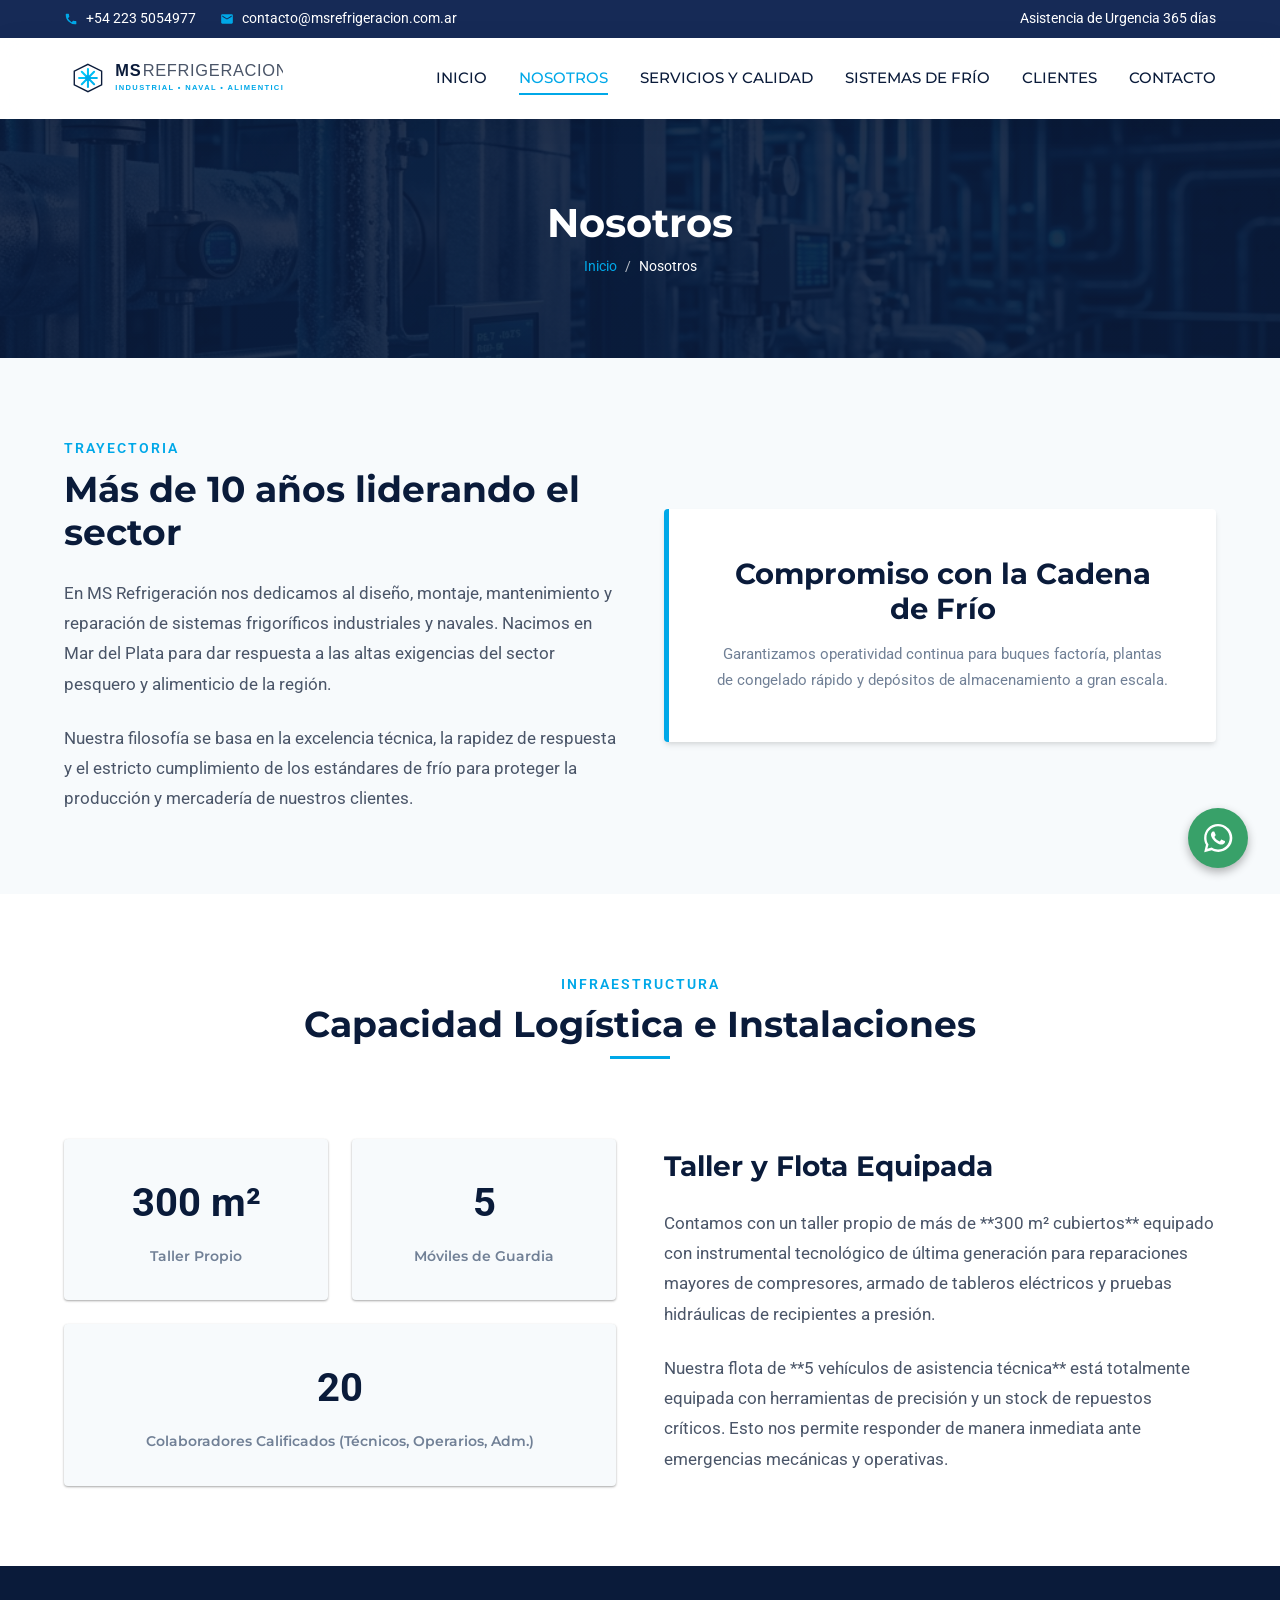
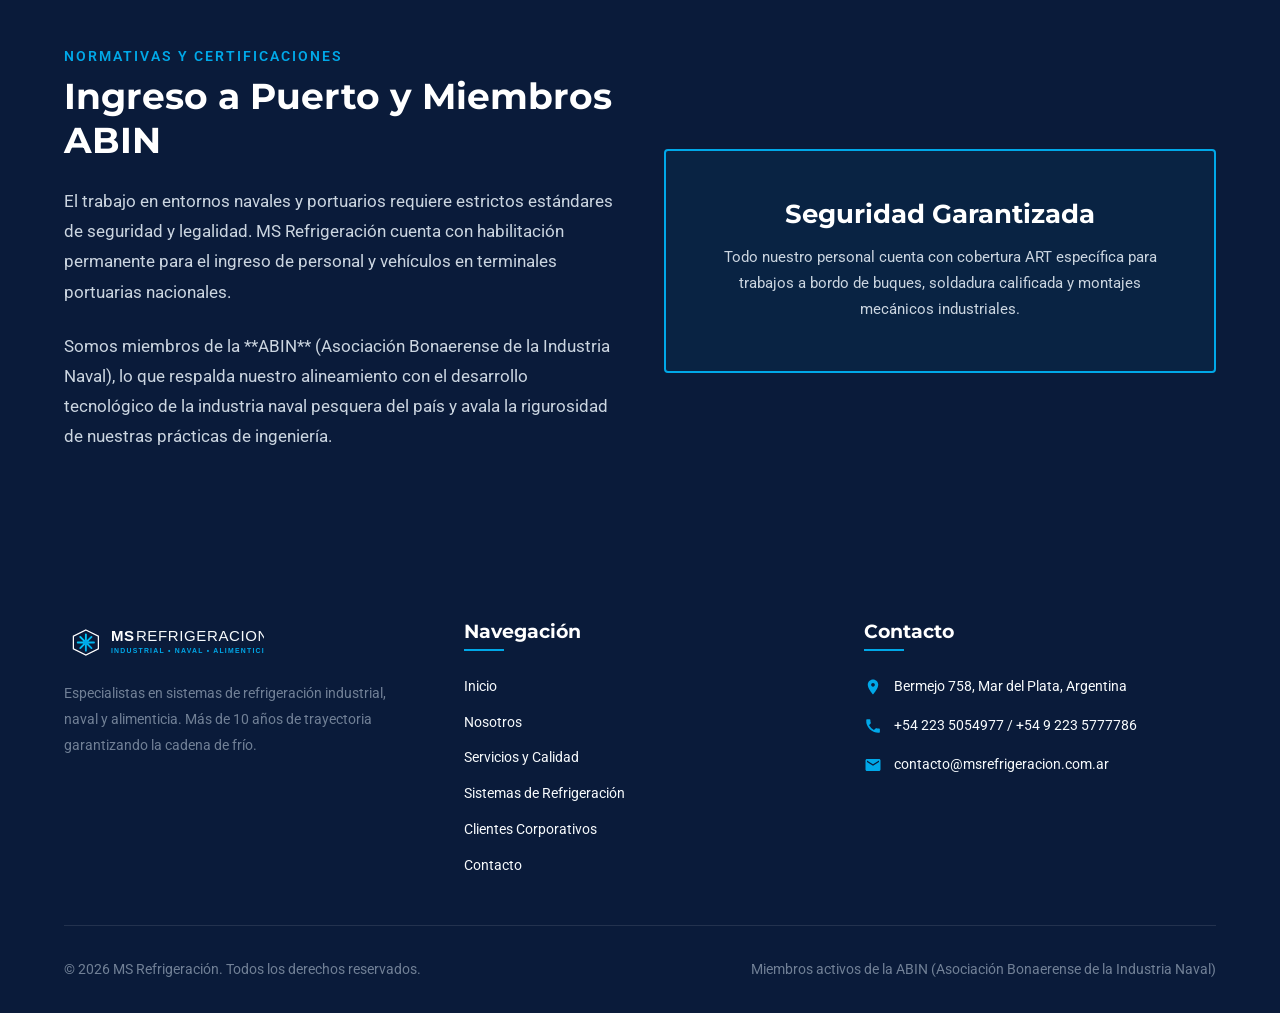
<file: nosotros.html>
<!DOCTYPE html>
<html lang="es">
<head>
  <meta charset="UTF-8">
  <meta name="viewport" content="width=device-width, initial-scale=1.0">
  <title>Nosotros | MS Refrigeración - Trayectoria e Infraestructura</title>
  <meta name="description" content="Conozca la historia, infraestructura técnica y habilitaciones portuarias de MS Refrigeración. Miembros activos de la ABIN en Mar del Plata.">
  <link rel="canonical" href="https://msrefrigeracion.com.ar/nosotros.html">
  
  <!-- Open Graph / Facebook -->
  <meta property="og:type" content="website">
  <meta property="og:url" content="https://msrefrigeracion.com.ar/nosotros.html">
  <meta property="og:title" content="Nosotros | MS Refrigeración - Trayectoria e Infraestructura">
  <meta property="og:description" content="Conozca la historia, infraestructura técnica y habilitaciones portuarias de MS Refrigeración. Miembros activos de la ABIN en Mar del Plata.">
  <meta property="og:image" content="https://msrefrigeracion.com.ar/assets/images/logo.png">

  <!-- Twitter -->
  <meta property="twitter:card" content="summary_large_image">
  <meta property="twitter:url" content="https://msrefrigeracion.com.ar/nosotros.html">
  <meta property="twitter:title" content="Nosotros | MS Refrigeración - Trayectoria e Infraestructura">
  <meta property="twitter:description" content="Conozca la historia, infraestructura técnica y habilitaciones portuarias de MS Refrigeración. Miembros activos de la ABIN en Mar del Plata.">
  <meta property="twitter:image" content="https://msrefrigeracion.com.ar/assets/images/logo.png">

  <!-- CSS Stylesheet -->
  <link rel="stylesheet" href="css/styles.css?v=2" >
  
  <!-- JavaScript file (Deferred) -->
  <script src="js/main.js?v=2" defer></script>
  
  <!-- Favicon -->
  <link rel="icon" href="assets/images/logo.svg" type="image/svg+xml">
</head>
<body>

  <!-- Top Bar Contact Info -->
  <div class="top-bar">
    <div class="container">
      <div class="top-bar-info">
        <div class="top-bar-item">
          <svg xmlns="http://www.w3.org/2000/svg" viewBox="0 0 24 24"><path d="M6.62 10.79a15.15 15.15 0 0 0 6.59 6.59l2.2-2.2a1 1 0 0 1 1.11-.27 11.72 11.72 0 0 0 3.65.58 1 1 0 0 1 1 1v3.5a1 1 0 0 1-1 1A16 16 0 0 1 3 4a1 1 0 0 1 1-1h3.5a1 1 0 0 1 1 1 11.72 11.72 0 0 0 .58 3.65 1 1 0 0 1-.27 1.1l-2.21 2.24z"/></svg>
          <a href="tel:+542235054977">+54 223 5054977</a>
        </div>
        <div class="top-bar-item">
          <svg xmlns="http://www.w3.org/2000/svg" viewBox="0 0 24 24"><path d="M20 4H4c-1.1 0-1.99.9-1.99 2L2 18c0 1.1.9 2 2 2h16c1.1 0 2-.9 2-2V6c0-1.1-.9-2-2-2zm0 4l-8 5-8-5V6l8 5 8-5v2z"/></svg>
          <a href="mailto:contacto@msrefrigeracion.com.ar">contacto@msrefrigeracion.com.ar</a>
        </div>
      </div>
      <div class="top-bar-social">
        <span>Asistencia de Urgencia 365 días</span>
      </div>
    </div>
  </div>

  <!-- Navigation Header -->
  <header class="main-header">
    <div class="container">
      <a href="index.html" class="logo-link">
        <img src="assets/images/logo.svg" alt="MS Refrigeración" width="250" height="60">
      </a>
      
      <nav aria-label="Navegación principal">
        <button class="nav-toggle" aria-label="Abrir menú de navegación" aria-expanded="false">
          <span class="nav-toggle-bar"></span>
          <span class="nav-toggle-bar"></span>
          <span class="nav-toggle-bar"></span>
        </button>
        <ul class="nav-menu">
          <li><a href="index.html" class="nav-link">INICIO</a></li>
          <li><a href="nosotros.html" class="nav-link active">NOSOTROS</a></li>
          <li><a href="servicios.html" class="nav-link">SERVICIOS Y CALIDAD</a></li>
          <li><a href="industrias.html" class="nav-link">SISTEMAS DE FRÍO</a></li>
          <li><a href="clientes.html" class="nav-link">CLIENTES</a></li>
          <li><a href="contacto.html" class="nav-link">CONTACTO</a></li>
        </ul>
      </nav>
    </div>
  </header>

  <main>
    <!-- Page Header -->
    <section class="page-header">
      <div class="container">
        <h1>Nosotros</h1>
        <ul class="breadcrumb">
          <li><a href="index.html">Inicio</a></li>
          <li>Nosotros</li>
        </ul>
      </div>
    </section>

    <!-- Quienes Somos -->
    <section class="section" id="quienes-somos">
      <div class="container">
        <div class="contact-layout reveal" style="align-items: center;">
          <div>
            <span class="section-tag">Trayectoria</span>
            <h2 style="font-size: 2.25rem; margin-bottom: 1.5rem;">Más de 10 años liderando el sector</h2>
            <p style="font-size: 1.05rem; line-height: 1.8; margin-bottom: 1.5rem; color: var(--color-secondary);">
              En MS Refrigeración nos dedicamos al diseño, montaje, mantenimiento y reparación de sistemas frigoríficos industriales y navales. Nacimos en Mar del Plata para dar respuesta a las altas exigencias del sector pesquero y alimenticio de la región.
            </p>
            <p style="font-size: 1.05rem; line-height: 1.8; color: var(--color-secondary);">
              Nuestra filosofía se basa en la excelencia técnica, la rapidez de respuesta y el estricto cumplimiento de los estándares de frío para proteger la producción y mercadería de nuestros clientes.
            </p>
          </div>
          <div>
            <!-- Visual Graphic / Badge representing quality -->
            <div style="background-color: var(--color-bg-white); padding: 3rem; border-radius: 4px; box-shadow: var(--shadow-md); border-left: 5px solid var(--color-accent); text-align: center;">
              <h3 style="font-size: 1.8rem; color: var(--color-primary); margin-bottom: 1rem;">Compromiso con la Cadena de Frío</h3>
              <p style="color: var(--color-text-muted); font-size: 0.95rem; line-height: 1.7;">
                Garantizamos operatividad continua para buques factoría, plantas de congelado rápido y depósitos de almacenamiento a gran escala.
              </p>
            </div>
          </div>
        </div>
      </div>
    </section>

    <!-- Technical Infrastructure -->
    <section class="section" id="infraestructura" style="background-color: var(--color-bg-white);">
      <div class="container">
        <div class="section-title-wrap reveal">
          <span class="section-tag">Infraestructura</span>
          <h2 class="section-title">Capacidad Logística e Instalaciones</h2>
        </div>
        
        <div class="contact-layout reveal" style="align-items: center;">
          <div style="order: 2;">
            <h3 style="font-size: 1.75rem; margin-bottom: 1.5rem;">Taller y Flota Equipada</h3>
            <p style="font-size: 1.05rem; line-height: 1.8; margin-bottom: 1.5rem; color: var(--color-secondary);">
              Contamos con un taller propio de más de **300 m² cubiertos** equipado con instrumental tecnológico de última generación para reparaciones mayores de compresores, armado de tableros eléctricos y pruebas hidráulicas de recipientes a presión.
            </p>
            <p style="font-size: 1.05rem; line-height: 1.8; color: var(--color-secondary);">
              Nuestra flota de **5 vehículos de asistencia técnica** está totalmente equipada con herramientas de precisión y un stock de repuestos críticos. Esto nos permite responder de manera inmediata ante emergencias mecánicas y operativas.
            </p>
          </div>
          
          <div style="order: 1;">
            <div style="display: grid; grid-template-columns: 1fr 1fr; gap: 1.5rem;">
              <div style="background-color: var(--color-bg-light); padding: 2rem; border-radius: 4px; text-align: center; box-shadow: var(--shadow-sm);">
                <span style="font-size: 2.5rem; font-weight: 700; color: var(--color-primary); display: block; margin-bottom: 0.5rem;">300 m²</span>
                <span style="font-family: var(--font-headers); font-size: 0.9rem; font-weight: 600; color: var(--color-text-muted);">Taller Propio</span>
              </div>
              <div style="background-color: var(--color-bg-light); padding: 2rem; border-radius: 4px; text-align: center; box-shadow: var(--shadow-sm);">
                <span style="font-size: 2.5rem; font-weight: 700; color: var(--color-primary); display: block; margin-bottom: 0.5rem;">5</span>
                <span style="font-family: var(--font-headers); font-size: 0.9rem; font-weight: 600; color: var(--color-text-muted);">Móviles de Guardia</span>
              </div>
              <div style="background-color: var(--color-bg-light); padding: 2rem; border-radius: 4px; text-align: center; box-shadow: var(--shadow-sm); grid-column: span 2;">
                <span style="font-size: 2.5rem; font-weight: 700; color: var(--color-primary); display: block; margin-bottom: 0.5rem;">20</span>
                <span style="font-family: var(--font-headers); font-size: 0.9rem; font-weight: 600; color: var(--color-text-muted);">Colaboradores Calificados (Técnicos, Operarios, Adm.)</span>
              </div>
            </div>
          </div>
        </div>
      </div>
    </section>

    <!-- Habilitaciones Puerto y ABIN -->
    <section class="section section-dark" id="habilitaciones">
      <div class="container">
        <div class="contact-layout reveal" style="align-items: center;">
          <div>
            <span class="section-tag" style="color: var(--color-accent)">Normativas y Certificaciones</span>
            <h2 style="font-size: 2.25rem; margin-bottom: 1.5rem;">Ingreso a Puerto y Miembros ABIN</h2>
            <p style="margin-bottom: 1.5rem; font-size: 1.05rem; line-height: 1.8; color: #cbd5e0;">
              El trabajo en entornos navales y portuarios requiere estrictos estándares de seguridad y legalidad. MS Refrigeración cuenta con habilitación permanente para el ingreso de personal y vehículos en terminales portuarias nacionales.
            </p>
            <p style="margin-bottom: 1.5rem; font-size: 1.05rem; line-height: 1.8; color: #cbd5e0;">
              Somos miembros de la **ABIN** (Asociación Bonaerense de la Industria Naval), lo que respalda nuestro alineamiento con el desarrollo tecnológico de la industria naval pesquera del país y avala la rigurosidad de nuestras prácticas de ingeniería.
            </p>
          </div>
          <div>
            <!-- Hexagonal Emblem / Quality Stamp -->
            <div style="border: 2px solid var(--color-accent); padding: 3rem; border-radius: 4px; text-align: center; background-color: rgba(0, 168, 232, 0.05);">
              <h3 style="color: var(--color-bg-white); font-size: 1.6rem; margin-bottom: 1rem;">Seguridad Garantizada</h3>
              <p style="color: #cbd5e0; font-size: 0.95rem; line-height: 1.7; margin-bottom: 0;">
                Todo nuestro personal cuenta con cobertura ART específica para trabajos a bordo de buques, soldadura calificada y montajes mecánicos industriales.
              </p>
            </div>
          </div>
        </div>
      </div>
    </section>
  </main>

  <!-- Footer -->
  <footer class="main-footer">
    <div class="container">
      <div class="footer-grid">
        <div class="footer-col">
          <div class="footer-logo">
            <img src="assets/images/logo-light.svg" alt="MS Refrigeración" width="200" height="48">
          </div>
          <p class="footer-about">
            Especialistas en sistemas de refrigeración industrial, naval y alimenticia. Más de 10 años de trayectoria garantizando la cadena de frío.
          </p>
        </div>
        
        <div class="footer-col">
          <h3>Navegación</h3>
          <ul class="footer-links">
            <li><a href="index.html">Inicio</a></li>
            <li><a href="nosotros.html">Nosotros</a></li>
            <li><a href="servicios.html">Servicios y Calidad</a></li>
            <li><a href="industrias.html">Sistemas de Refrigeración</a></li>
            <li><a href="clientes.html">Clientes Corporativos</a></li>
            <li><a href="contacto.html">Contacto</a></li>
          </ul>
        </div>
        
        <div class="footer-col">
          <h3>Contacto</h3>
          <ul class="footer-contact-list">
            <li class="footer-contact-item">
              <svg xmlns="http://www.w3.org/2000/svg" viewBox="0 0 24 24"><path d="M12 2C8.13 2 5 5.13 5 9c0 5.25 7 13 7 13s7-7.75 7-13c0-3.87-3.13-7-7-7zm0 9.5c-1.38 0-2.5-1.12-2.5-2.5s1.12-2.5 2.5-2.5 2.5 1.12 2.5 2.5-1.12 2.5-2.5 2.5z"/></svg>
              <span>Bermejo 758, Mar del Plata, Argentina</span>
            </li>
            <li class="footer-contact-item">
              <svg xmlns="http://www.w3.org/2000/svg" viewBox="0 0 24 24"><path d="M6.62 10.79a15.15 15.15 0 0 0 6.59 6.59l2.2-2.2a1 1 0 0 1 1.11-.27 11.72 11.72 0 0 0 3.65.58 1 1 0 0 1 1 1v3.5a1 1 0 0 1-1 1A16 16 0 0 1 3 4a1 1 0 0 1 1-1h3.5a1 1 0 0 1 1 1 11.72 11.72 0 0 0 .58 3.65 1 1 0 0 1-.27 1.1l-2.21 2.24z"/></svg>
              <span>+54 223 5054977 / +54 9 223 5777786</span>
            </li>
            <li class="footer-contact-item">
              <svg xmlns="http://www.w3.org/2000/svg" viewBox="0 0 24 24"><path d="M20 4H4c-1.1 0-1.99.9-1.99 2L2 18c0 1.1.9 2 2 2h16c1.1 0 2-.9 2-2V6c0-1.1-.9-2-2-2zm0 4l-8 5-8-5V6l8 5 8-5v2z"/></svg>
              <span>contacto@msrefrigeracion.com.ar</span>
            </li>
          </ul>
        </div>
      </div>
      
      <div class="footer-bottom">
        <p>&copy; 2026 MS Refrigeración. Todos los derechos reservados.</p>
        <p>Miembros activos de la ABIN (Asociación Bonaerense de la Industria Naval)</p>
      </div>
    </div>
  </footer>

  <!-- WhatsApp Floating Button -->
  <a href="https://wa.me/5492235777786?text=Hola,%20necesito%20asistencia%20tecnica%20de%20urgencia." class="whatsapp-float" target="_blank" rel="noopener noreferrer" aria-label="Contactar por WhatsApp para Urgencias">
    <svg xmlns="http://www.w3.org/2000/svg" viewBox="0 0 448 512">
      <path d="M380.9 97.1C339 55.1 283.2 32 223.9 32c-122.4 0-222 99.6-222 222 0 39.1 10.2 77.3 29.6 111L3.2 483l121.7-31.9c32.4 17.7 68.9 27 106.3 27h.1c122.4 0 222-99.6 222-222.2 0-59.3-23.2-115-65.1-157zm-157 341.6c-33.2 0-65.7-8.9-94-25.7l-6.7-4-69.8 18.3 18.7-68.1-4.4-7c-18.5-29.4-28.2-63.3-28.2-98.2 0-101.7 82.8-184.5 184.6-184.5 49.3 0 95.6 19.2 130.4 54.1 34.8 34.9 56.2 81.2 56.1 130.5 0 101.8-84.9 184.6-186.6 184.6zm101.2-138.2c-5.5-2.8-32.8-16.2-37.9-18-5.1-1.9-8.8-2.8-12.5 2.8-3.7 5.6-14.3 18-17.6 21.8-3.2 3.7-6.5 4.2-12 1.4-32.6-16.3-54-29.1-75.5-66-5.7-9.8 5.7-9.1 16.3-30.3 1.8-3.7.9-6.9-.5-9.7-1.4-2.8-12.5-30.1-17.1-41.2-4.5-10.8-9.1-9.3-12.5-9.5-3.2-.2-6.9-.2-10.6-.2-3.7 0-9.7 1.4-14.8 6.9-5.1 5.6-19.4 19-19.4 46.3 0 27.3 19.9 53.7 22.6 57.4 2.8 3.7 39.1 59.7 94.8 83.8 35.2 15.2 49 16.5 66.6 13.9 10.7-1.6 32.8-13.4 37.4-26.4 4.6-13 4.6-24.1 3.2-26.4-1.3-2.5-5-3.9-10.5-6.6z"/>
    </svg>
  </a>

</body>
</html>
</file>
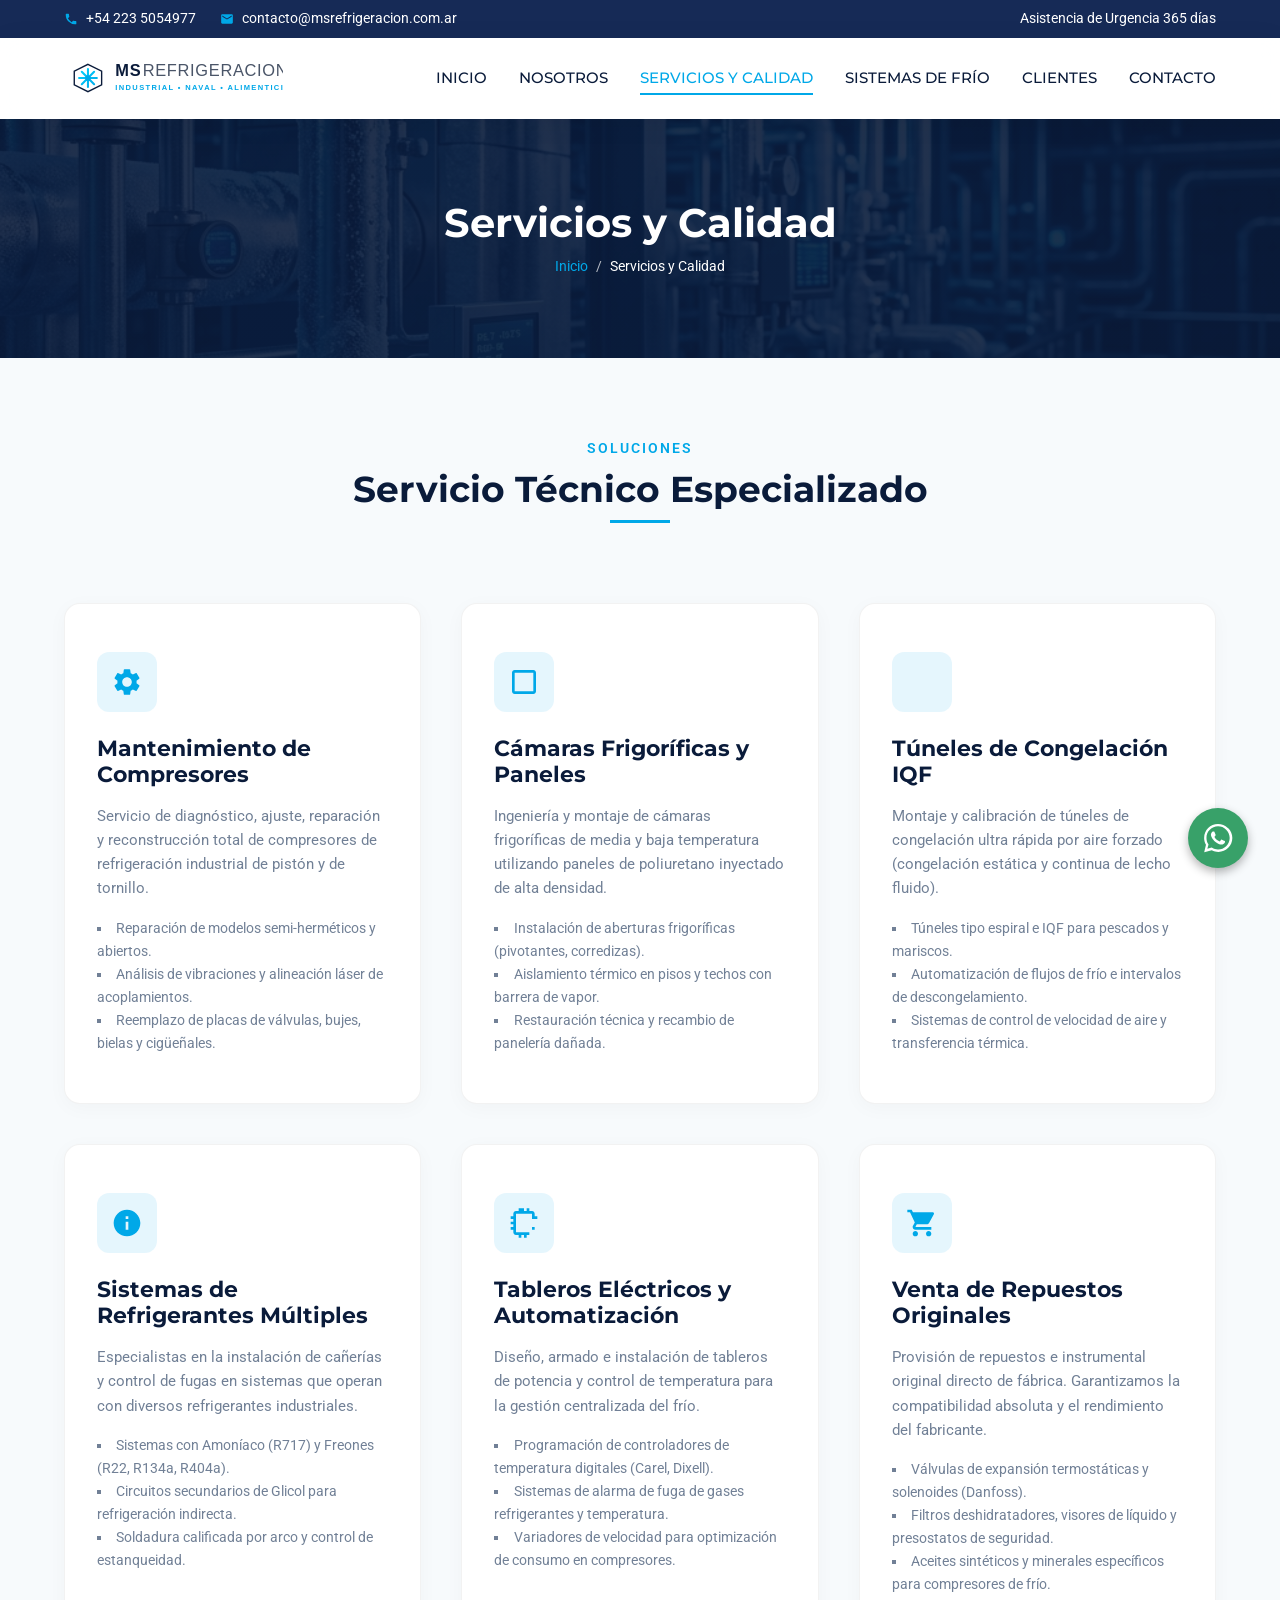
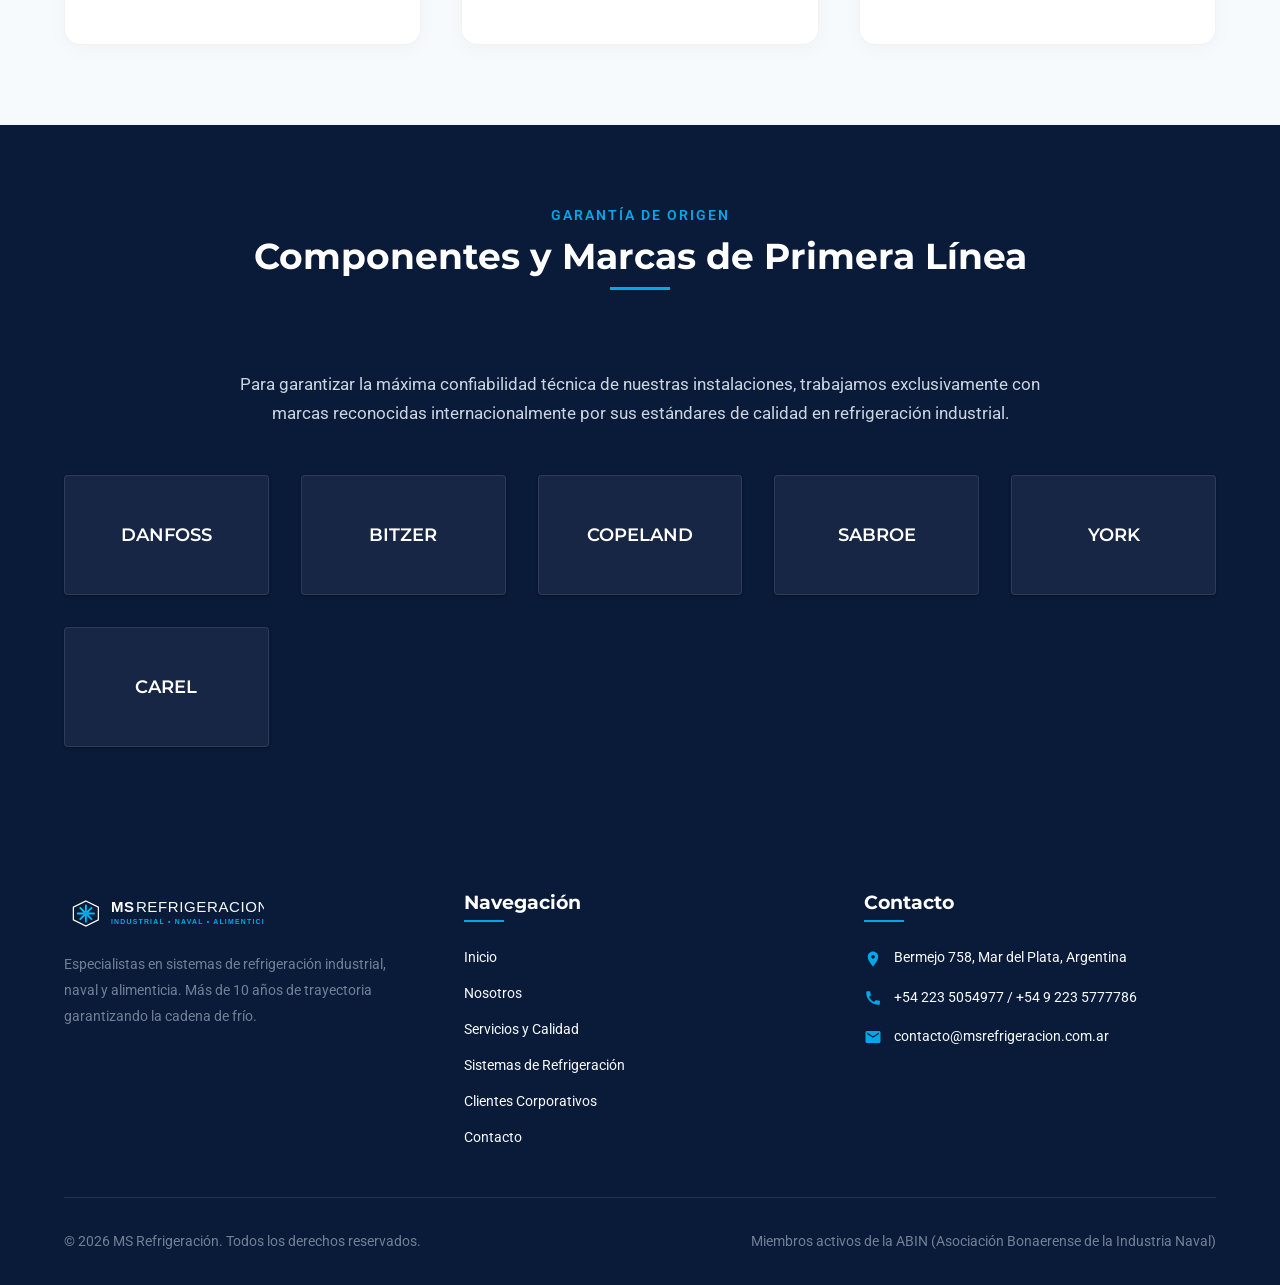
<file: servicios.html>
<!DOCTYPE html>
<html lang="es">
<head>
  <meta charset="UTF-8">
  <meta name="viewport" content="width=device-width, initial-scale=1.0">
  <title>Servicios y Calidad | MS Refrigeración - Catálogo Técnico</title>
  <meta name="description" content="Catálogo técnico de servicios de refrigeración industrial y naval. Mantenimiento de compresores de pistón/tornillo, cámaras frigoríficas y túneles IQF.">
  <link rel="canonical" href="https://msrefrigeracion.com.ar/servicios.html">
  
  <!-- Open Graph / Facebook -->
  <meta property="og:type" content="website">
  <meta property="og:url" content="https://msrefrigeracion.com.ar/servicios.html">
  <meta property="og:title" content="Servicios y Calidad | MS Refrigeración - Catálogo Técnico">
  <meta property="og:description" content="Catálogo técnico de servicios de refrigeración industrial y naval. Mantenimiento de compresores de pistón/tornillo, cámaras frigoríficas y túneles IQF.">
  <meta property="og:image" content="https://msrefrigeracion.com.ar/assets/images/logo.png">

  <!-- Twitter -->
  <meta property="twitter:card" content="summary_large_image">
  <meta property="twitter:url" content="https://msrefrigeracion.com.ar/servicios.html">
  <meta property="twitter:title" content="Servicios y Calidad | MS Refrigeración - Catálogo Técnico">
  <meta property="twitter:description" content="Catálogo técnico de servicios de refrigeración industrial y naval. Mantenimiento de compresores de pistón/tornillo, cámaras frigoríficas y túneles IQF.">
  <meta property="twitter:image" content="https://msrefrigeracion.com.ar/assets/images/logo.png">

  <!-- CSS Stylesheet -->
  <link rel="stylesheet" href="css/styles.css?v=2" >
  
  <!-- JavaScript file (Deferred) -->
  <script src="js/main.js?v=2" defer></script>
  
  <!-- Favicon -->
  <link rel="icon" href="assets/images/logo.svg" type="image/svg+xml">
</head>
<body>

  <!-- Top Bar Contact Info -->
  <div class="top-bar">
    <div class="container">
      <div class="top-bar-info">
        <div class="top-bar-item">
          <svg xmlns="http://www.w3.org/2000/svg" viewBox="0 0 24 24"><path d="M6.62 10.79a15.15 15.15 0 0 0 6.59 6.59l2.2-2.2a1 1 0 0 1 1.11-.27 11.72 11.72 0 0 0 3.65.58 1 1 0 0 1 1 1v3.5a1 1 0 0 1-1 1A16 16 0 0 1 3 4a1 1 0 0 1 1-1h3.5a1 1 0 0 1 1 1 11.72 11.72 0 0 0 .58 3.65 1 1 0 0 1-.27 1.1l-2.21 2.24z"/></svg>
          <a href="tel:+542235054977">+54 223 5054977</a>
        </div>
        <div class="top-bar-item">
          <svg xmlns="http://www.w3.org/2000/svg" viewBox="0 0 24 24"><path d="M20 4H4c-1.1 0-1.99.9-1.99 2L2 18c0 1.1.9 2 2 2h16c1.1 0 2-.9 2-2V6c0-1.1-.9-2-2-2zm0 4l-8 5-8-5V6l8 5 8-5v2z"/></svg>
          <a href="mailto:contacto@msrefrigeracion.com.ar">contacto@msrefrigeracion.com.ar</a>
        </div>
      </div>
      <div class="top-bar-social">
        <span>Asistencia de Urgencia 365 días</span>
      </div>
    </div>
  </div>

  <!-- Navigation Header -->
  <header class="main-header">
    <div class="container">
      <a href="index.html" class="logo-link">
        <img src="assets/images/logo.svg" alt="MS Refrigeración" width="250" height="60">
      </a>
      
      <nav aria-label="Navegación principal">
        <button class="nav-toggle" aria-label="Abrir menú de navegación" aria-expanded="false">
          <span class="nav-toggle-bar"></span>
          <span class="nav-toggle-bar"></span>
          <span class="nav-toggle-bar"></span>
        </button>
        <ul class="nav-menu">
          <li><a href="index.html" class="nav-link">INICIO</a></li>
          <li><a href="nosotros.html" class="nav-link">NOSOTROS</a></li>
          <li><a href="servicios.html" class="nav-link active">SERVICIOS Y CALIDAD</a></li>
          <li><a href="industrias.html" class="nav-link">SISTEMAS DE FRÍO</a></li>
          <li><a href="clientes.html" class="nav-link">CLIENTES</a></li>
          <li><a href="contacto.html" class="nav-link">CONTACTO</a></li>
        </ul>
      </nav>
    </div>
  </header>

  <main>
    <!-- Page Header -->
    <section class="page-header">
      <div class="container">
        <h1>Servicios y Calidad</h1>
        <ul class="breadcrumb">
          <li><a href="index.html">Inicio</a></li>
          <li>Servicios y Calidad</li>
        </ul>
      </div>
    </section>

    <!-- Catálogo de Servicios -->
    <section class="section" id="servicios-catalogo">
      <div class="container">
        <div class="section-title-wrap reveal">
          <span class="section-tag">Soluciones</span>
          <h2 class="section-title">Servicio Técnico Especializado</h2>
        </div>
        
        <div class="features-grid reveal">
          <!-- Compresores -->
          <div class="feature-card" id="compresores">
            <div class="feature-icon-wrap">
              <svg xmlns="http://www.w3.org/2000/svg" viewBox="0 0 24 24"><path d="M19.14 12.94c.04-.3.06-.61.06-.94 0-.32-.02-.64-.07-.94l2.03-1.58c.18-.14.23-.41.12-.61l-1.92-3.32c-.12-.22-.37-.29-.59-.22l-2.39.96c-.5-.38-1.03-.7-1.62-.94l-.36-2.54c-.04-.24-.24-.41-.48-.41h-3.84c-.24 0-.43.17-.47.41l-.36 2.54c-.59.24-1.13.57-1.62.94l-2.39-.96c-.22-.08-.47 0-.59.22L2.74 8.87c-.12.21-.08.47.12.61l2.03 1.58c-.05.3-.09.63-.09.94s.02.64.07.94l-2.03 1.58c-.18.14-.23.41-.12.61l1.92 3.32c.12.22.37.29.59.22l2.39-.96c.5.38 1.03.7 1.62.94l.36 2.54c.05.24.24.41.48.41h3.84c.24 0.01.44-.17.47-.41l.36-2.54c.59-.24 1.13-.56 1.62-.94l2.39.96c.22.08.47 0 .59-.22l1.92-3.32c.12-.22.07-.47-.12-.61l-2.01-1.58zM12 15.6c-1.98 0-3.6-1.62-3.6-3.6s1.62-3.6 3.6-3.6 3.6 1.62 3.6 3.6-1.62 3.6-3.6 3.6z"/></svg>
            </div>
            <h3 style="margin-bottom: 1rem;">Mantenimiento de Compresores</h3>
            <p style="margin-bottom: 1rem; color: var(--color-text-muted);">
              Servicio de diagnóstico, ajuste, reparación y reconstrucción total de compresores de refrigeración industrial de pistón y de tornillo.
            </p>
            <ul style="list-style: inside square; color: var(--color-text-muted); font-size: 0.9rem; line-height: 1.6;">
              <li>Reparación de modelos semi-herméticos y abiertos.</li>
              <li>Análisis de vibraciones y alineación láser de acoplamientos.</li>
              <li>Reemplazo de placas de válvulas, bujes, bielas y cigüeñales.</li>
            </ul>
          </div>

          <!-- Cámaras Frigoríficas -->
          <div class="feature-card" id="camaras">
            <div class="feature-icon-wrap">
              <svg xmlns="http://www.w3.org/2000/svg" viewBox="0 0 24 24"><path d="M19 3H5c-1.1 0-2 .9-2 2v14c0 1.1.9 2 2 2h14c1.1 0 2-.9 2-2V5c0-1.1-.9-2-2-2zm0 16H5V5h14v14z"/></svg>
            </div>
            <h3 style="margin-bottom: 1rem;">Cámaras Frigoríficas y Paneles</h3>
            <p style="margin-bottom: 1rem; color: var(--color-text-muted);">
              Ingeniería y montaje de cámaras frigoríficas de media y baja temperatura utilizando paneles de poliuretano inyectado de alta densidad.
            </p>
            <ul style="list-style: inside square; color: var(--color-text-muted); font-size: 0.9rem; line-height: 1.6;">
              <li>Instalación de aberturas frigoríficas (pivotantes, corredizas).</li>
              <li>Aislamiento térmico en pisos y techos con barrera de vapor.</li>
              <li>Restauración técnica y recambio de panelería dañada.</li>
            </ul>
          </div>

          <!-- Túneles IQF -->
          <div class="feature-card" id="tuneles">
            <div class="feature-icon-wrap">
              <svg xmlns="http://www.w3.org/2000/svg" viewBox="0 0 24 24"><path d="M2 12h20M12 2v20"/></svg>
            </div>
            <h3 style="margin-bottom: 1rem;">Túneles de Congelación IQF</h3>
            <p style="margin-bottom: 1rem; color: var(--color-text-muted);">
              Montaje y calibración de túneles de congelación ultra rápida por aire forzado (congelación estática y continua de lecho fluido).
            </p>
            <ul style="list-style: inside square; color: var(--color-text-muted); font-size: 0.9rem; line-height: 1.6;">
              <li>Túneles tipo espiral e IQF para pescados y mariscos.</li>
              <li>Automatización de flujos de frío e intervalos de descongelamiento.</li>
              <li>Sistemas de control de velocidad de aire y transferencia térmica.</li>
            </ul>
          </div>

          <!-- Montajes e Instalaciones -->
          <div class="feature-card" id="montajes">
            <div class="feature-icon-wrap">
              <svg xmlns="http://www.w3.org/2000/svg" viewBox="0 0 24 24"><path d="M12 2C6.48 2 2 6.48 2 12s4.48 10 10 10 10-4.48 10-10S17.52 2 12 2zm1 15h-2v-6h2v6zm0-8h-2V7h2v2z"/></svg>
            </div>
            <h3 style="margin-bottom: 1rem;">Sistemas de Refrigerantes Múltiples</h3>
            <p style="margin-bottom: 1rem; color: var(--color-text-muted);">
              Especialistas en la instalación de cañerías y control de fugas en sistemas que operan con diversos refrigerantes industriales.
            </p>
            <ul style="list-style: inside square; color: var(--color-text-muted); font-size: 0.9rem; line-height: 1.6;">
              <li>Sistemas con Amoníaco (R717) y Freones (R22, R134a, R404a).</li>
              <li>Circuitos secundarios de Glicol para refrigeración indirecta.</li>
              <li>Soldadura calificada por arco y control de estanqueidad.</li>
            </ul>
          </div>

          <!-- Accesorios y Automatización -->
          <div class="feature-card" id="automatizacion">
            <div class="feature-icon-wrap">
              <svg xmlns="http://www.w3.org/2000/svg" viewBox="0 0 24 24"><path d="M22 9V7h-2V5c0-1.1-.9-2-2-2h-2V1h-2v2h-2V1H8v2H6c-1.1 0-2 .9-2 2v2H2v2h2v2H2v2h2v2H2v2h2v2c0 1.1.9 2 2 2h2v2h2v-2h2v2h2v-2h2v-2h2v-2h2v-2h-2V9h2zm-4 10H6V5h12v14z"/></svg>
            </div>
            <h3 style="margin-bottom: 1rem;">Tableros Eléctricos y Automatización</h3>
            <p style="margin-bottom: 1rem; color: var(--color-text-muted);">
              Diseño, armado e instalación de tableros de potencia y control de temperatura para la gestión centralizada del frío.
            </p>
            <ul style="list-style: inside square; color: var(--color-text-muted); font-size: 0.9rem; line-height: 1.6;">
              <li>Programación de controladores de temperatura digitales (Carel, Dixell).</li>
              <li>Sistemas de alarma de fuga de gases refrigerantes y temperatura.</li>
              <li>Variadores de velocidad para optimización de consumo en compresores.</li>
            </ul>
          </div>

          <!-- Repuestos Originales -->
          <div class="feature-card" id="repuestos">
            <div class="feature-icon-wrap">
              <svg xmlns="http://www.w3.org/2000/svg" viewBox="0 0 24 24"><path d="M7 18c-1.1 0-1.99.9-1.99 2S5.9 22 7 22s2-.9 2-2-.9-2-2-2zM1 2v2h2l3.6 7.59-1.35 2.45c-.16.28-.25.61-.25.96 0 1.1.9 2 2 2h12v-2H7.42c-.14 0-.25-.11-.25-.25l.03-.12.9-1.63h7.45c.75 0 1.41-.41 1.75-1.03l3.58-6.49c.08-.14.12-.31.12-.48 0-.55-.45-1-1-1H5.21l-.94-2H1zm16 16c-1.1 0-1.99.9-1.99 2s.9 2 1.99 2 2-.9 2-2-.9-2-2-2z"/></svg>
            </div>
            <h3 style="margin-bottom: 1rem;">Venta de Repuestos Originales</h3>
            <p style="margin-bottom: 1rem; color: var(--color-text-muted);">
              Provisión de repuestos e instrumental original directo de fábrica. Garantizamos la compatibilidad absoluta y el rendimiento del fabricante.
            </p>
            <ul style="list-style: inside square; color: var(--color-text-muted); font-size: 0.9rem; line-height: 1.6;">
              <li>Válvulas de expansión termostáticas y solenoides (Danfoss).</li>
              <li>Filtros deshidratadores, visores de líquido y presostatos de seguridad.</li>
              <li>Aceites sintéticos y minerales específicos para compresores de frío.</li>
            </ul>
          </div>
        </div>
      </div>
    </section>

    <!-- Marcas de Componentes con las que Trabajamos -->
    <section class="section section-dark" id="marcas-calidad">
      <div class="container">
        <div class="section-title-wrap reveal">
          <span class="section-tag" style="color: var(--color-accent)">Garantía de Origen</span>
          <h2 class="section-title">Componentes y Marcas de Primera Línea</h2>
        </div>
        
        <p class="text-center reveal" style="max-width: 800px; margin: 0 auto 3rem; color: #cbd5e0; font-size: 1.05rem; line-height: 1.7;">
          Para garantizar la máxima confiabilidad técnica de nuestras instalaciones, trabajamos exclusivamente con marcas reconocidas internacionalmente por sus estándares de calidad en refrigeración industrial.
        </p>

        <!-- Marcas Grid -->
        <div class="clients-grid reveal">
          <div class="client-card" style="background-color: rgba(255,255,255,0.05); border-color: rgba(255,255,255,0.1);">
            <span class="client-name" style="color: var(--color-bg-white);">DANFOSS</span>
          </div>
          <div class="client-card" style="background-color: rgba(255,255,255,0.05); border-color: rgba(255,255,255,0.1);">
            <span class="client-name" style="color: var(--color-bg-white);">BITZER</span>
          </div>
          <div class="client-card" style="background-color: rgba(255,255,255,0.05); border-color: rgba(255,255,255,0.1);">
            <span class="client-name" style="color: var(--color-bg-white);">COPELAND</span>
          </div>
          <div class="client-card" style="background-color: rgba(255,255,255,0.05); border-color: rgba(255,255,255,0.1);">
            <span class="client-name" style="color: var(--color-bg-white);">SABROE</span>
          </div>
          <div class="client-card" style="background-color: rgba(255,255,255,0.05); border-color: rgba(255,255,255,0.1);">
            <span class="client-name" style="color: var(--color-bg-white);">YORK</span>
          </div>
          <div class="client-card" style="background-color: rgba(255,255,255,0.05); border-color: rgba(255,255,255,0.1);">
            <span class="client-name" style="color: var(--color-bg-white);">CAREL</span>
          </div>
        </div>
      </div>
    </section>
  </main>

  <!-- Footer -->
  <footer class="main-footer">
    <div class="container">
      <div class="footer-grid">
        <div class="footer-col">
          <div class="footer-logo">
            <img src="assets/images/logo-light.svg" alt="MS Refrigeración" width="200" height="48">
          </div>
          <p class="footer-about">
            Especialistas en sistemas de refrigeración industrial, naval y alimenticia. Más de 10 años de trayectoria garantizando la cadena de frío.
          </p>
        </div>
        
        <div class="footer-col">
          <h3>Navegación</h3>
          <ul class="footer-links">
            <li><a href="index.html">Inicio</a></li>
            <li><a href="nosotros.html">Nosotros</a></li>
            <li><a href="servicios.html">Servicios y Calidad</a></li>
            <li><a href="industrias.html">Sistemas de Refrigeración</a></li>
            <li><a href="clientes.html">Clientes Corporativos</a></li>
            <li><a href="contacto.html">Contacto</a></li>
          </ul>
        </div>
        
        <div class="footer-col">
          <h3>Contacto</h3>
          <ul class="footer-contact-list">
            <li class="footer-contact-item">
              <svg xmlns="http://www.w3.org/2000/svg" viewBox="0 0 24 24"><path d="M12 2C8.13 2 5 5.13 5 9c0 5.25 7 13 7 13s7-7.75 7-13c0-3.87-3.13-7-7-7zm0 9.5c-1.38 0-2.5-1.12-2.5-2.5s1.12-2.5 2.5-2.5 2.5 1.12 2.5 2.5-1.12 2.5-2.5 2.5z"/></svg>
              <span>Bermejo 758, Mar del Plata, Argentina</span>
            </li>
            <li class="footer-contact-item">
              <svg xmlns="http://www.w3.org/2000/svg" viewBox="0 0 24 24"><path d="M6.62 10.79a15.15 15.15 0 0 0 6.59 6.59l2.2-2.2a1 1 0 0 1 1.11-.27 11.72 11.72 0 0 0 3.65.58 1 1 0 0 1 1 1v3.5a1 1 0 0 1-1 1A16 16 0 0 1 3 4a1 1 0 0 1 1-1h3.5a1 1 0 0 1 1 1 11.72 11.72 0 0 0 .58 3.65 1 1 0 0 1-.27 1.1l-2.21 2.24z"/></svg>
              <span>+54 223 5054977 / +54 9 223 5777786</span>
            </li>
            <li class="footer-contact-item">
              <svg xmlns="http://www.w3.org/2000/svg" viewBox="0 0 24 24"><path d="M20 4H4c-1.1 0-1.99.9-1.99 2L2 18c0 1.1.9 2 2 2h16c1.1 0 2-.9 2-2V6c0-1.1-.9-2-2-2zm0 4l-8 5-8-5V6l8 5 8-5v2z"/></svg>
              <span>contacto@msrefrigeracion.com.ar</span>
            </li>
          </ul>
        </div>
      </div>
      
      <div class="footer-bottom">
        <p>&copy; 2026 MS Refrigeración. Todos los derechos reservados.</p>
        <p>Miembros activos de la ABIN (Asociación Bonaerense de la Industria Naval)</p>
      </div>
    </div>
  </footer>

  <!-- WhatsApp Floating Button -->
  <a href="https://wa.me/5492235777786?text=Hola,%20necesito%20asistencia%20tecnica%20de%20urgencia." class="whatsapp-float" target="_blank" rel="noopener noreferrer" aria-label="Contactar por WhatsApp para Urgencias">
    <svg xmlns="http://www.w3.org/2000/svg" viewBox="0 0 448 512">
      <path d="M380.9 97.1C339 55.1 283.2 32 223.9 32c-122.4 0-222 99.6-222 222 0 39.1 10.2 77.3 29.6 111L3.2 483l121.7-31.9c32.4 17.7 68.9 27 106.3 27h.1c122.4 0 222-99.6 222-222.2 0-59.3-23.2-115-65.1-157zm-157 341.6c-33.2 0-65.7-8.9-94-25.7l-6.7-4-69.8 18.3 18.7-68.1-4.4-7c-18.5-29.4-28.2-63.3-28.2-98.2 0-101.7 82.8-184.5 184.6-184.5 49.3 0 95.6 19.2 130.4 54.1 34.8 34.9 56.2 81.2 56.1 130.5 0 101.8-84.9 184.6-186.6 184.6zm101.2-138.2c-5.5-2.8-32.8-16.2-37.9-18-5.1-1.9-8.8-2.8-12.5 2.8-3.7 5.6-14.3 18-17.6 21.8-3.2 3.7-6.5 4.2-12 1.4-32.6-16.3-54-29.1-75.5-66-5.7-9.8 5.7-9.1 16.3-30.3 1.8-3.7.9-6.9-.5-9.7-1.4-2.8-12.5-30.1-17.1-41.2-4.5-10.8-9.1-9.3-12.5-9.5-3.2-.2-6.9-.2-10.6-.2-3.7 0-9.7 1.4-14.8 6.9-5.1 5.6-19.4 19-19.4 46.3 0 27.3 19.9 53.7 22.6 57.4 2.8 3.7 39.1 59.7 94.8 83.8 35.2 15.2 49 16.5 66.6 13.9 10.7-1.6 32.8-13.4 37.4-26.4 4.6-13 4.6-24.1 3.2-26.4-1.3-2.5-5-3.9-10.5-6.6z"/>
    </svg>
  </a>

</body>
</html>
</file>
<file: css/styles.css>
/* ==========================================================================
   DESIGN SYSTEM & CUSTOM PROPERTIES
   ========================================================================== */
@import url('https://fonts.googleapis.com/css2?family=Montserrat:wght@400;500;600;700&family=Roboto:wght@400;500;700&display=swap');

:root {
  /* Color Palette */
  --color-primary: #0a1b3a;       /* Deep Navy Blue */
  --color-primary-light: #162a56; /* Navy Blue Light */
  --color-secondary: #4a5568;     /* Steel Gray */
  --color-accent: #00a8e8;        /* Ice Blue */
  --color-accent-hover: #008cc0;  /* Darker Ice Blue */
  --color-bg-light: #f7fafc;      /* Soft Light Gray */
  --color-bg-white: #ffffff;
  --color-text-dark: #1a202c;     /* Dark Charcoal */
  --color-text-muted: #718096;    /* Muted Slate */
  --color-success: #38a169;       /* WhatsApp Green / Success */
  --color-error: #e53e3e;

  /* Typography */
  --font-headers: 'Montserrat', sans-serif;
  --font-body: 'Roboto', sans-serif;

  /* Transitions */
  --transition-fast: all 0.2s ease-in-out;
  --transition-normal: all 0.3s ease;

  /* Shadows */
  --shadow-sm: 0 1px 3px rgba(0,0,0,0.12), 0 1px 2px rgba(0,0,0,0.24);
  --shadow-md: 0 4px 6px -1px rgba(0,0,0,0.1), 0 2px 4px -1px rgba(0,0,0,0.06);
  --shadow-lg: 0 10px 15px -3px rgba(0,0,0,0.1), 0 4px 6px -2px rgba(0,0,0,0.05);

  /* Max Widths */
  --container-max-width: 1200px;
}

/* ==========================================================================
   BASE STYLES & RESET
   ========================================================================== */
*, *::before, *::after {
  box-sizing: border-box;
  margin: 0;
  padding: 0;
}

html {
  font-size: 16px;
  scroll-behavior: smooth;
}

body {
  font-family: var(--font-body);
  color: var(--color-text-dark);
  background-color: var(--color-bg-light);
  line-height: 1.6;
  overflow-x: hidden;
  display: flex;
  flex-direction: column;
  min-height: 100vh;
}

h1, h2, h3, h4, h5, h6 {
  font-family: var(--font-headers);
  font-weight: 700;
  color: var(--color-primary);
  line-height: 1.2;
}

a {
  color: inherit;
  text-decoration: none;
  transition: var(--transition-fast);
}

img {
  max-width: 100%;
  height: auto;
  display: block;
}

/* ==========================================================================
   LAYOUT CONTAINERS
   ========================================================================== */
.container {
  width: 100%;
  max-width: var(--container-max-width);
  margin-left: auto;
  margin-right: auto;
  padding-left: 1.5rem;
  padding-right: 1.5rem;
}

.section {
  padding: 5rem 0;
}

.section-dark {
  background-color: var(--color-primary);
  color: var(--color-bg-white);
}

.section-dark h2 {
  color: var(--color-bg-white);
}

.text-center {
  text-align: center;
}

/* ==========================================================================
   UI COMPONENTS & BUTTONS
   ========================================================================== */
.btn {
  display: inline-block;
  font-family: var(--font-headers);
  font-weight: 600;
  padding: 0.8rem 1.8rem;
  border-radius: 12px;
  border: 2px solid transparent;
  cursor: pointer;
  text-align: center;
  transition: var(--transition-normal);
  font-size: 0.95rem;
}

.btn-primary {
  background-color: var(--color-accent);
  color: var(--color-bg-white);
}

.btn-primary:hover {
  background-color: var(--color-accent-hover);
  transform: translateY(-2px);
}

.btn-secondary {
  background-color: transparent;
  border-color: var(--color-bg-white);
  color: var(--color-bg-white);
}

.btn-secondary:hover {
  background-color: var(--color-bg-white);
  color: var(--color-primary);
  transform: translateY(-2px);
}

.btn-outline {
  background-color: transparent;
  border-color: var(--color-primary);
  color: var(--color-primary);
}

.btn-outline:hover {
  background-color: var(--color-primary);
  color: var(--color-bg-white);
  transform: translateY(-2px);
}

/* Floating WhatsApp Button */
.whatsapp-float {
  position: fixed;
  bottom: 2rem;
  right: 2rem;
  width: 60px;
  height: 60px;
  background-color: var(--color-success);
  color: var(--color-bg-white);
  border-radius: 50%;
  display: flex;
  align-items: center;
  justify-content: center;
  box-shadow: 0 4px 10px rgba(0,0,0,0.3);
  z-index: 999;
  transition: var(--transition-normal);
}

.whatsapp-float:hover {
  transform: scale(1.1);
  box-shadow: 0 6px 15px rgba(0,0,0,0.4);
}

.whatsapp-float svg {
  width: 32px;
  height: 32px;
  fill: currentColor;
}

/* ==========================================================================
   HEADER & NAVIGATION
   ========================================================================== */
.top-bar {
  background-color: var(--color-primary-light);
  color: var(--color-bg-white);
  padding: 0.5rem 0;
  font-size: 0.85rem;
}

.top-bar .container {
  display: flex;
  justify-content: space-between;
  align-items: center;
  flex-wrap: wrap;
  gap: 0.5rem;
}

.top-bar-info {
  display: flex;
  gap: 1.5rem;
  flex-wrap: wrap;
}

.top-bar-item {
  display: flex;
  align-items: center;
  gap: 0.5rem;
}

.top-bar-item svg {
  width: 14px;
  height: 14px;
  fill: var(--color-accent);
}

.main-header {
  background-color: rgba(255, 255, 255, 0.9);
  backdrop-filter: blur(12px);
  -webkit-backdrop-filter: blur(12px);
  position: sticky;
  top: 0;
  z-index: 100;
  box-shadow: 0 4px 30px rgba(0, 0, 0, 0.05);
  border-bottom: 1px solid rgba(255, 255, 255, 0.3);
  transition: var(--transition-normal);
}

.main-header.scrolled {
  background-color: rgba(255, 255, 255, 0.95);
  box-shadow: 0 4px 30px rgba(0, 0, 0, 0.1);
}

.main-header.scrolled .container {
  height: 65px; /* Reduce height on scroll */
}

/* Animations base */
@keyframes fadeInUp {
  from {
    opacity: 0;
    transform: translateY(30px);
  }
  to {
    opacity: 1;
    transform: translateY(0);
  }
}

.reveal {
  opacity: 0;
  transform: translateY(30px);
  transition: all 0.8s cubic-bezier(0.5, 0, 0, 1);
}

.reveal.active {
  opacity: 1;
  transform: translateY(0);
}

.main-header .container {
  display: flex;
  justify-content: space-between;
  align-items: center;
  height: 80px;
  transition: var(--transition-normal);
}

.logo-link img {
  height: 48px;
  width: auto;
}

.nav-menu {
  display: flex;
  list-style: none;
  gap: 2rem;
  font-family: var(--font-headers);
  font-weight: 500;
  font-size: 0.95rem;
}

.nav-link {
  color: var(--color-primary);
  position: relative;
  padding: 0.5rem 0;
}

.nav-link::after {
  content: '';
  position: absolute;
  bottom: 0;
  left: 0;
  width: 0;
  height: 2px;
  background-color: var(--color-accent);
  transition: var(--transition-fast);
}

.nav-link:hover::after,
.nav-link.active::after {
  width: 100%;
}

.nav-link:hover,
.nav-link.active {
  color: var(--color-accent);
}

/* Mobile Menu Toggle */
.nav-toggle {
  display: none;
  background: none;
  border: none;
  cursor: pointer;
  padding: 0.5rem;
}

.nav-toggle-bar {
  display: block;
  width: 25px;
  height: 3px;
  background-color: var(--color-primary);
  margin: 5px 0;
  transition: var(--transition-fast);
}

/* ==========================================================================
   FOOTER
   ========================================================================== */
.main-footer {
  background-color: var(--color-primary);
  color: var(--color-bg-light);
  padding: 4rem 0 2rem;
  margin-top: auto;
  font-size: 0.9rem;
}

.footer-grid {
  display: grid;
  grid-template-columns: repeat(auto-fit, minmax(250px, 1fr));
  gap: 3rem;
  margin-bottom: 3rem;
}

.footer-col h3 {
  color: var(--color-bg-white);
  margin-bottom: 1.5rem;
  position: relative;
  padding-bottom: 0.5rem;
  font-size: 1.2rem;
}

.footer-col h3::after {
  content: '';
  position: absolute;
  bottom: 0;
  left: 0;
  width: 40px;
  height: 2px;
  background-color: var(--color-accent);
}

.footer-logo img {
  height: 45px;
  margin-bottom: 1rem;
}

.footer-about {
  line-height: 1.8;
  color: var(--color-text-muted);
}

.footer-links {
  list-style: none;
  display: flex;
  flex-direction: column;
  gap: 0.8rem;
}

.footer-links a:hover {
  color: var(--color-accent);
  padding-left: 5px;
}

.footer-contact-list {
  list-style: none;
  display: flex;
  flex-direction: column;
  gap: 1rem;
}

.footer-contact-item {
  display: flex;
  align-items: flex-start;
  gap: 0.75rem;
}

.footer-contact-item svg {
  width: 18px;
  height: 18px;
  fill: var(--color-accent);
  margin-top: 0.2rem;
  flex-shrink: 0;
}

.footer-bottom {
  border-top: 1px solid rgba(255,255,255,0.1);
  padding-top: 2rem;
  display: flex;
  justify-content: space-between;
  align-items: center;
  flex-wrap: wrap;
  gap: 1rem;
  color: var(--color-text-muted);
}

/* ==========================================================================
   PAGE-SPECIFIC SECTIONS
   ========================================================================== */

/* Hero Section */
.hero {
  position: relative;
  background: linear-gradient(rgba(10, 27, 58, 0.85), rgba(10, 27, 58, 0.85)), url('../assets/images/hero-bg.webp') no-repeat center center / cover;
  color: var(--color-bg-white);
  padding: 8rem 0;
  text-align: center;
}

.hero-content {
  max-width: 800px;
  margin: 0 auto;
}

.hero-tag {
  color: var(--color-accent);
  font-family: var(--font-headers);
  text-transform: uppercase;
  letter-spacing: 2px;
  font-weight: 600;
  display: inline-block;
  margin-bottom: 1rem;
  font-size: 0.9rem;
}

.hero h1 {
  color: var(--color-bg-white);
  font-size: 3rem;
  margin-bottom: 1.5rem;
  line-height: 1.15;
  background: linear-gradient(to right, #ffffff, #88c0d0);
  -webkit-background-clip: text;
  -webkit-text-fill-color: transparent;
  background-clip: text;
  animation: fadeInUp 1s ease-out forwards;
}

.hero p {
  font-size: 1.25rem;
  margin-bottom: 2.5rem;
  color: rgba(255,255,255,0.9);
  opacity: 0;
  animation: fadeInUp 1s ease-out 0.3s forwards;
}

.hero-buttons {
  display: flex;
  gap: 1rem;
  justify-content: center;
  flex-wrap: wrap;
  opacity: 0;
  animation: fadeInUp 1s ease-out 0.6s forwards;
}

/* Section Titles */
.section-title-wrap {
  margin-bottom: 4rem;
  text-align: center;
}

.section-tag {
  color: var(--color-accent);
  text-transform: uppercase;
  letter-spacing: 2px;
  font-weight: 600;
  font-size: 0.85rem;
  display: block;
  margin-bottom: 0.5rem;
}

.section-title {
  font-size: 2.25rem;
  margin-bottom: 1rem;
  position: relative;
  display: inline-block;
  padding-bottom: 0.75rem;
}

.section-title::after {
  content: '';
  position: absolute;
  bottom: 0;
  left: 50%;
  transform: translateX(-50%);
  width: 60px;
  height: 3px;
  background-color: var(--color-accent);
}

/* Stats / Grid Section */
.stats-grid {
  display: grid;
  grid-template-columns: repeat(auto-fit, minmax(220px, 1fr));
  gap: 2rem;
}

.stat-card {
  background-color: var(--color-bg-white);
  padding: 2.5rem 2rem;
  text-align: center;
  border-radius: 16px;
  box-shadow: 0 4px 20px rgba(0, 0, 0, 0.03);
  border-top: 4px solid var(--color-accent);
  transition: all 0.4s cubic-bezier(0.175, 0.885, 0.32, 1.275);
}

.stat-card:hover {
  transform: translateY(-10px) scale(1.02);
  box-shadow: 0 15px 30px rgba(0, 0, 0, 0.1);
}

.stat-number {
  font-size: 3rem;
  font-weight: 700;
  color: var(--color-primary);
  margin-bottom: 0.5rem;
  display: block;
}

.stat-label {
  font-family: var(--font-headers);
  font-weight: 600;
  color: var(--color-text-muted);
  font-size: 0.95rem;
}

/* Services / Features Grid */
.features-grid {
  display: grid;
  grid-template-columns: repeat(auto-fit, minmax(300px, 1fr));
  gap: 2.5rem;
}

.feature-card {
  background-color: var(--color-bg-white);
  padding: 3rem 2rem;
  border-radius: 16px;
  box-shadow: 0 4px 20px rgba(0, 0, 0, 0.03);
  transition: all 0.4s cubic-bezier(0.175, 0.885, 0.32, 1.275);
  border: 1px solid rgba(0,0,0,0.05);
}

.feature-card:hover {
  transform: translateY(-10px);
  box-shadow: 0 15px 30px rgba(0, 0, 0, 0.08);
}

.feature-card:hover .feature-icon-wrap svg {
  transform: scale(1.15) rotate(5deg);
}

.feature-icon-wrap {
  width: 60px;
  height: 60px;
  background-color: rgba(0, 168, 232, 0.1);
  border-radius: 12px;
  display: flex;
  align-items: center;
  justify-content: center;
  margin-bottom: 1.5rem;
}

.feature-icon-wrap svg {
  width: 32px;
  height: 32px;
  fill: var(--color-accent);
  transition: all 0.3s ease;
}

.feature-card h3 {
  margin-bottom: 1rem;
  font-size: 1.35rem;
}

.feature-card p {
  color: var(--color-text-muted);
  font-size: 0.95rem;
}

/* Contact Info & Map layout */
.contact-layout {
  display: grid;
  grid-template-columns: 1fr 1fr;
  gap: 3rem;
}

@media (max-width: 992px) {
  .contact-layout {
    grid-template-columns: 1fr;
  }
}

.contact-card-wrap {
  background-color: var(--color-bg-white);
  padding: 3rem;
  border-radius: 16px;
  box-shadow: 0 10px 30px rgba(0, 0, 0, 0.05);
}

.contact-card-wrap h3 {
  margin-bottom: 1.5rem;
}

.form-group {
  margin-bottom: 1.5rem;
}

.form-group label {
  display: block;
  font-family: var(--font-headers);
  font-weight: 600;
  font-size: 0.85rem;
  margin-bottom: 0.5rem;
  color: var(--color-primary);
}

.form-control {
  width: 100%;
  padding: 0.8rem 1rem;
  border: 1px solid rgba(0,0,0,0.15);
  border-radius: 8px;
  font-family: var(--font-body);
  transition: var(--transition-normal);
}

.form-control:focus {
  border-color: var(--color-accent);
  outline: none;
  box-shadow: 0 0 0 3px rgba(0, 168, 232, 0.2);
}
  font-size: 0.95rem;
  transition: var(--transition-fast);
}

.form-control:focus {
  outline: none;
  border-color: var(--color-accent);
  box-shadow: 0 0 0 3px rgba(0,168,232,0.15);
}

textarea.form-control {
  resize: vertical;
  min-height: 120px;
}

.map-container {
  border-radius: 4px;
  overflow: hidden;
  box-shadow: var(--shadow-md);
  height: 100%;
  min-height: 350px;
}

.map-container iframe {
  width: 100%;
  height: 100%;
  border: 0;
  display: block;
}

/* Client Logo Grid */
.clients-grid {
  display: grid;
  grid-template-columns: repeat(auto-fill, minmax(200px, 1fr));
  gap: 2rem;
}

.client-card {
  background-color: var(--color-bg-white);
  padding: 2rem;
  display: flex;
  align-items: center;
  justify-content: center;
  border-radius: 4px;
  box-shadow: var(--shadow-sm);
  border: 1px solid rgba(0,0,0,0.05);
  min-height: 120px;
  text-align: center;
  transition: var(--transition-normal);
}

.client-card:hover {
  box-shadow: var(--shadow-md);
  transform: scale(1.02);
}

.client-name {
  font-family: var(--font-headers);
  font-weight: 600;
  color: var(--color-primary);
  font-size: 1.1rem;
}

/* Page Header component */
.page-header {
  background: linear-gradient(rgba(10, 27, 58, 0.9), rgba(10, 27, 58, 0.9)), url('../assets/images/page-header-bg.webp') no-repeat center center / cover;
  color: var(--color-bg-white);
  padding: 5rem 0;
  text-align: center;
}

.page-header h1 {
  color: var(--color-bg-white);
  font-size: 2.5rem;
  margin-bottom: 0.5rem;
}

.breadcrumb {
  display: flex;
  justify-content: center;
  list-style: none;
  gap: 0.5rem;
  font-size: 0.9rem;
  color: rgba(255,255,255,0.7);
}

.breadcrumb a {
  color: var(--color-accent);
}

.breadcrumb li::after {
  content: '/';
  margin-left: 0.5rem;
}

.breadcrumb li:last-child::after {
  display: none;
}

.breadcrumb li:last-child {
  color: var(--color-bg-white);
}

/* ==========================================================================
   SECTIONS: ABIN & URGENCY BANNER
   ========================================================================== */
.abin-title {
  font-size: 2.25rem;
  margin-bottom: 1.5rem;
}

.abin-text {
  margin-bottom: 1.5rem;
  font-size: 1.05rem;
  line-height: 1.8;
  color: #cbd5e0;
}

.abin-text-last {
  margin-bottom: 2rem;
  font-size: 1.05rem;
  line-height: 1.8;
  color: #cbd5e0;
}

.abin-graphic-wrapper {
  display: flex;
  align-items: center;
  justify-content: center;
}

.abin-graphic-container {
  position: relative;
  width: 100%;
  max-width: 400px;
  aspect-ratio: 1;
  border: 2px dashed rgba(255,255,255,0.2);
  border-radius: 50%;
  display: flex;
  align-items: center;
  justify-content: center;
  padding: 2rem;
}

.abin-graphic-glow {
  width: 100%;
  height: 100%;
  background: radial-gradient(circle, var(--color-accent) 0%, transparent 70%);
  opacity: 0.15;
  position: absolute;
  top: 0;
  left: 0;
  z-index: 1;
}

.abin-graphic-content {
  position: relative;
  z-index: 2;
  text-align: center;
}

.abin-graphic-icon {
  width: 80px;
  height: 80px;
  fill: var(--color-accent);
  margin-bottom: 1.5rem;
}

.abin-graphic-title {
  color: var(--color-bg-white);
  font-size: 1.5rem;
  margin-bottom: 0.5rem;
}

.abin-graphic-subtitle {
  color: var(--color-text-muted);
  font-size: 0.9rem;
}

/* Urgency Banner */
.urgency-banner {
  background-color: #cbd5e0;
  padding: 4rem 0;
}

.urgency-title {
  font-size: 2rem;
  margin-bottom: 1rem;
  color: var(--color-primary);
}

.urgency-text {
  max-width: 700px;
  margin: 0 auto 2rem;
  font-size: 1.1rem;
  color: var(--color-secondary);
}

.btn-whatsapp {
  background-color: var(--color-success);
  border-color: var(--color-success);
  color: var(--color-bg-white);
}

.btn-whatsapp:hover {
  background-color: #2f855a;
  border-color: #2f855a;
  color: var(--color-bg-white);
}

.text-accent {
  color: var(--color-accent) !important;
}

/* ==========================================================================
   RESPONSIVE MEDIA QUERIES (MOBILE-FIRST)
   ========================================================================== */
@media (max-width: 768px) {
  h1 { font-size: 2.25rem; }
  .hero h1 { font-size: 2.25rem; }
  .section { padding: 3.5rem 0; }
  
  .nav-menu {
    position: fixed;
    top: 80px;
    left: -100%;
    width: 100%;
    height: calc(100vh - 80px);
    background-color: var(--color-bg-white);
    flex-direction: column;
    gap: 1.5rem;
    padding: 3rem 1.5rem;
    box-shadow: 0 10px 15px -3px rgba(0,0,0,0.1);
    transition: var(--transition-normal);
    z-index: 99;
  }
  
  .nav-menu.open {
    left: 0;
  }
  
  .nav-toggle {
    display: block;
  }

  .nav-toggle.open .nav-toggle-bar:nth-child(1) {
    transform: translateY(8px) rotate(45deg);
  }

  .nav-toggle.open .nav-toggle-bar:nth-child(2) {
    opacity: 0;
  }

  .nav-toggle.open .nav-toggle-bar:nth-child(3) {
    transform: translateY(-8px) rotate(-45deg);
  }
}
</file>
